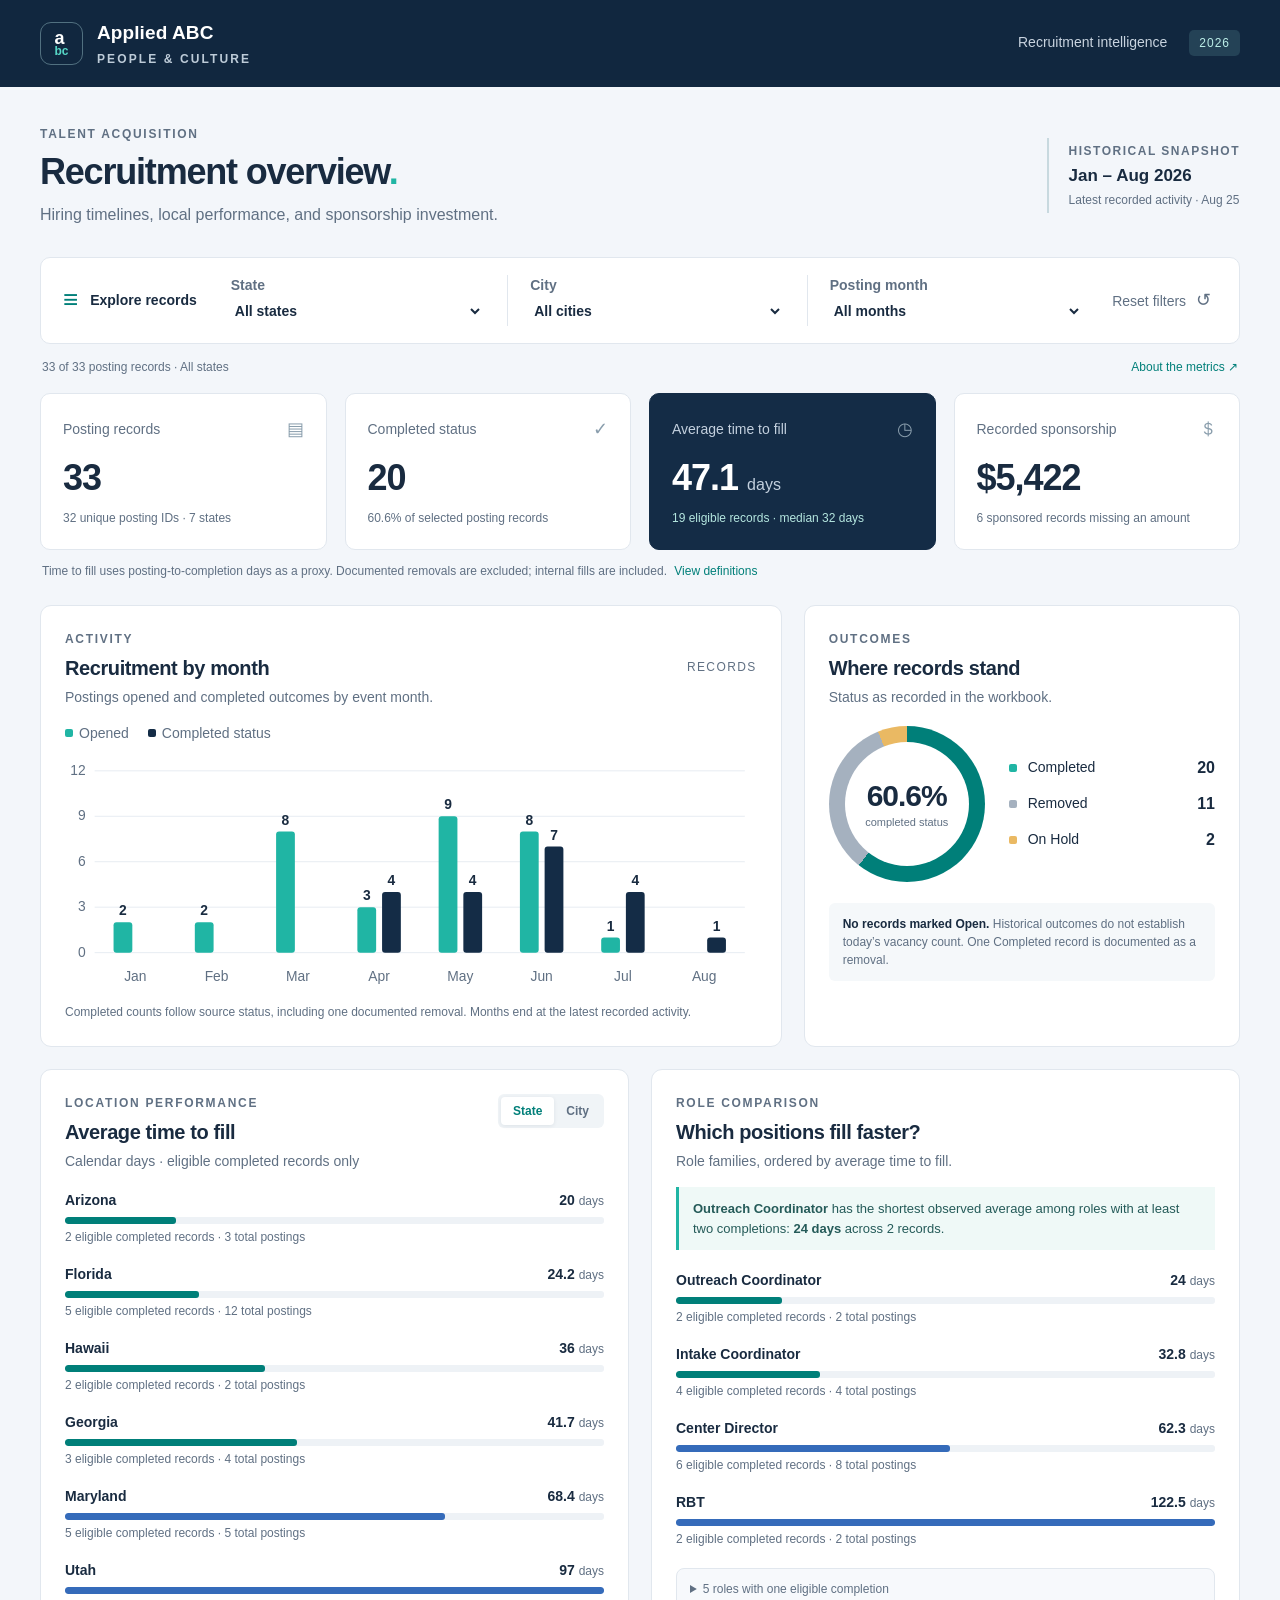
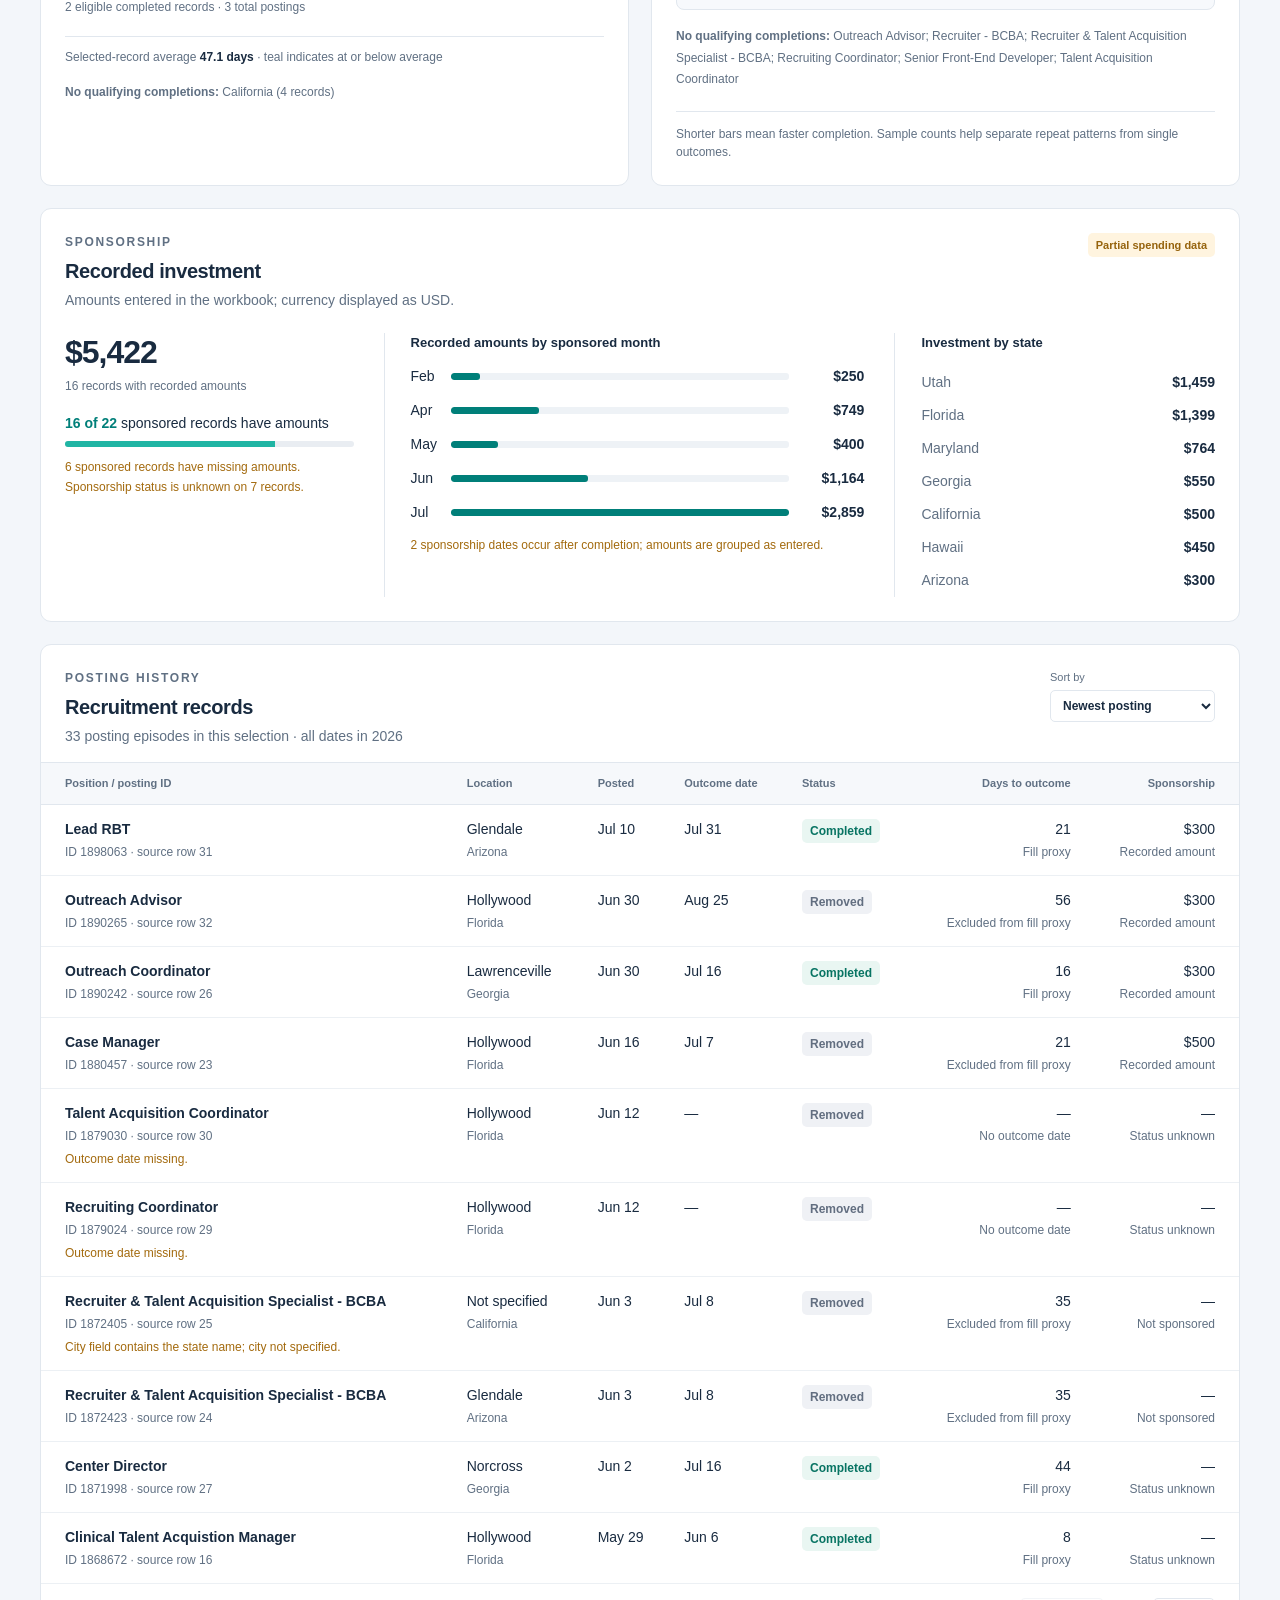
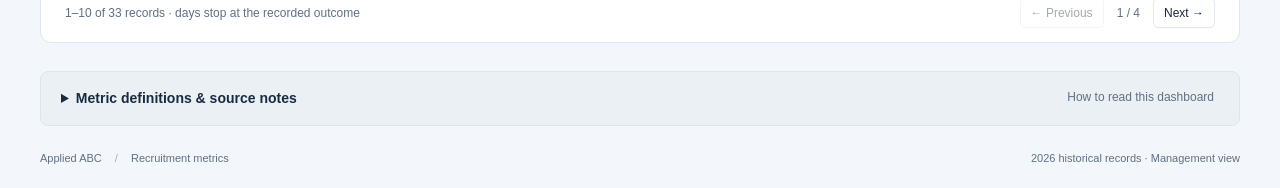
<file: index.html>
<!DOCTYPE html>
<html lang="en">
<head>
<meta charset="utf-8"><meta name="viewport" content="width=device-width, initial-scale=1">
<title>Recruitment Metrics | Applied ABC</title>
<meta name="description" content="2026 recruitment activity, time to fill by location and role, and recorded sponsorship spending.">
<link rel="icon" type="image/svg+xml" href="data:image/svg+xml,%3Csvg xmlns='http://www.w3.org/2000/svg' viewBox='0 0 32 32'%3E%3Crect width='32' height='32' rx='8' fill='%2313253d'/%3E%3Cpath d='M7 23V16h4v7zm7 0V10h4v13zm7 0V6h4v17z' fill='%2324c6b2'/%3E%3C/svg%3E">
<link rel="stylesheet" href="styles.css?v=20260918-1">
<script src="data.js?v=20260918-1" defer></script><script src="app.js?v=20260918-1" defer></script>
</head>
<body>
<header class="topbar"><div class="top-inner"><a class="brand" href="#"><span class="brand-icon" aria-hidden="true">a<span>bc</span></span><span>Applied ABC<span class="brand-sub">PEOPLE & CULTURE</span></span></a><div class="top-label">Recruitment intelligence <span class="year-badge">2026</span></div></div></header>
<main>
<p id="dashboard-status" class="dashboard-status" role="status">Loading recruitment metrics…</p>
<noscript><p class="dashboard-status">Enable JavaScript to use the filters and view the charts.</p></noscript>
<section class="page-heading"><div><p class="eyebrow">TALENT ACQUISITION</p><h1>Recruitment overview<span>.</span></h1><p class="subtitle">Hiring timelines, local performance, and sponsorship investment.</p></div><div class="snapshot"><span class="snapshot-label">HISTORICAL SNAPSHOT</span><strong>Jan – Aug 2026</strong><span>Latest recorded activity · Aug 25</span></div></section>
<section class="filters" aria-label="Dashboard filters"><div class="filter-caption"><span class="filter-icon" aria-hidden="true">≡</span><strong>Explore records</strong></div><label>State<select id="state"><option value="">All states</option></select></label><label>City<select id="city"><option value="">All cities</option></select></label><label>Posting month<select id="month"><option value="">All months</option></select></label><button id="reset" class="reset">Reset filters <span aria-hidden="true">↺</span></button></section>
<div class="scope-line"><span id="scope" aria-live="polite">33 posting records across 7 states</span><a href="#methodology">About the metrics <span aria-hidden="true">↗</span></a></div>
<section class="kpis" aria-label="Key recruitment metrics" id="kpis"></section>
<div class="metric-note">Time to fill uses posting-to-completion days as a proxy. Documented removals are excluded; internal fills are included. <a href="#methodology">View definitions</a></div>
<section class="grid primary-grid"><article class="panel"><div class="panel-heading"><div><p class="eyebrow">ACTIVITY</p><h2>Recruitment by month</h2><p>Postings opened and completed outcomes by event month.</p></div><span class="unit">RECORDS</span></div><div class="legend"><span><i class="key teal"></i>Opened</span><span><i class="key navy"></i>Completed status</span></div><div id="monthly" class="chart-container"></div></article><article class="panel outcome-panel"><div class="panel-heading"><div><p class="eyebrow">OUTCOMES</p><h2>Where records stand</h2><p>Status as recorded in the workbook.</p></div></div><div id="outcomes"></div></article></section>
<section class="grid secondary-grid"><article class="panel"><div class="panel-heading"><div><p class="eyebrow">LOCATION PERFORMANCE</p><h2>Average time to fill</h2><p>Calendar days · eligible completed records only</p></div><div class="segmented" role="group" aria-label="Location grouping"><button id="by-state" class="active" aria-pressed="true">State</button><button id="by-city" aria-pressed="false">City</button></div></div><div id="locations"></div></article><article class="panel"><div class="panel-heading"><div><p class="eyebrow">ROLE COMPARISON</p><h2>Which positions fill faster?</h2><p>Role families, ordered by average time to fill.</p></div></div><div id="role-insight" class="insight"></div><div id="roles"></div><p class="panel-footnote">Shorter bars mean faster completion. Sample counts help separate repeat patterns from single outcomes.</p></article></section>
<section class="panel spend-panel"><div class="panel-heading"><div><p class="eyebrow">SPONSORSHIP</p><h2>Recorded investment</h2><p>Amounts entered in the workbook; currency displayed as USD.</p></div><span class="badge amber">Partial spending data</span></div><div class="spend-layout"><div id="spend-summary"></div><div class="spend-chart"><h3>Recorded amounts by sponsored month</h3><div id="spend-monthly"></div></div><div class="spend-locations"><h3>Investment by state</h3><div id="spend-states"></div></div></div></section>
<section class="panel records-panel"><div class="panel-heading"><div><p class="eyebrow">POSTING HISTORY</p><h2>Recruitment records</h2><p id="record-caption">Each row represents a posting episode.</p></div><label class="compact-select">Sort by<select id="sort"><option value="posted-desc">Newest posting</option><option value="days-desc">Longest duration</option><option value="days-asc">Shortest duration</option><option value="amount-desc">Highest sponsorship</option></select></label></div><div class="table-wrap"><table><thead><tr><th>Position / posting ID</th><th>Location</th><th>Posted</th><th>Outcome date</th><th>Status</th><th class="numeric">Days to outcome</th><th class="numeric">Sponsorship</th></tr></thead><tbody id="records"></tbody></table></div><div class="table-footer" id="table-footer"></div></section>
<section id="methodology" class="methodology"><details><summary>Metric definitions & source notes <span>How to read this dashboard</span></summary><div class="definitions"><div><h3>Time to fill</h3><p>Calendar days from Posting Date to the recorded completion date for Completed rows with valid dates. One Completed row explicitly documented as a removed posting (ID 1740559) is excluded. This is a completion-based proxy, not verified offer acceptance; internal role coverage is included. Candidate start dates are not used.</p></div><div><h3>Records & monthly filters</h3><p>Each worksheet row is a posting episode, not a unique hire. The file contains 33 records and 32 unique posting IDs; ID 1835245 has two distinct posting dates and both are retained. Posting-month filters select a cohort; monthly charts then show that cohort’s posting, completion, or sponsorship events in their actual months.</p></div><div><h3>Sponsorship amounts</h3><p>Only numeric amounts and parsable currency entries are summed. Blank or N/A amounts are not assumed to be zero. Six of 22 sponsored records lack amounts, and seven records have no sponsorship status. Recorded amounts are not independently verified expenses. Two sponsorship dates occur after completion and are retained as entered.</p></div><div><h3>Role & location comparisons</h3><p>Center Director variants, Intake Coordinator variants, Case Manager variants, and RBT / Registered Behavior Technician are grouped into role families. Lead RBT stays separate. Comparisons show eligible sample counts; one-record results offer limited evidence. A city entered as “California” is shown as “Not specified.”</p></div><div><h3>Historical status</h3><p>No records are marked Open. Two are On Hold, and 11 are Removed. Days to outcome ends at the recorded completion, removal, or hold date; it is not current open age. Two Removed records have no outcome date. The workbook does not provide a current active-opening inventory.</p></div><div><h3>Source</h3><p>Historical Recruitmet Records 2026.xlsx · Recruitment · rows 3–35. Latest recorded activity: August 25, 2026. Prepared September 17, 2026. This is a fixed snapshot and does not automatically refresh from Excel. Personal candidate and recruiter details are omitted.</p></div></div><div id="quality-notes"></div></details></section>
<footer><span>Applied ABC <b>/</b> Recruitment metrics</span><span>2026 historical records · Management view</span></footer>
</main>
</body></html>
</file>
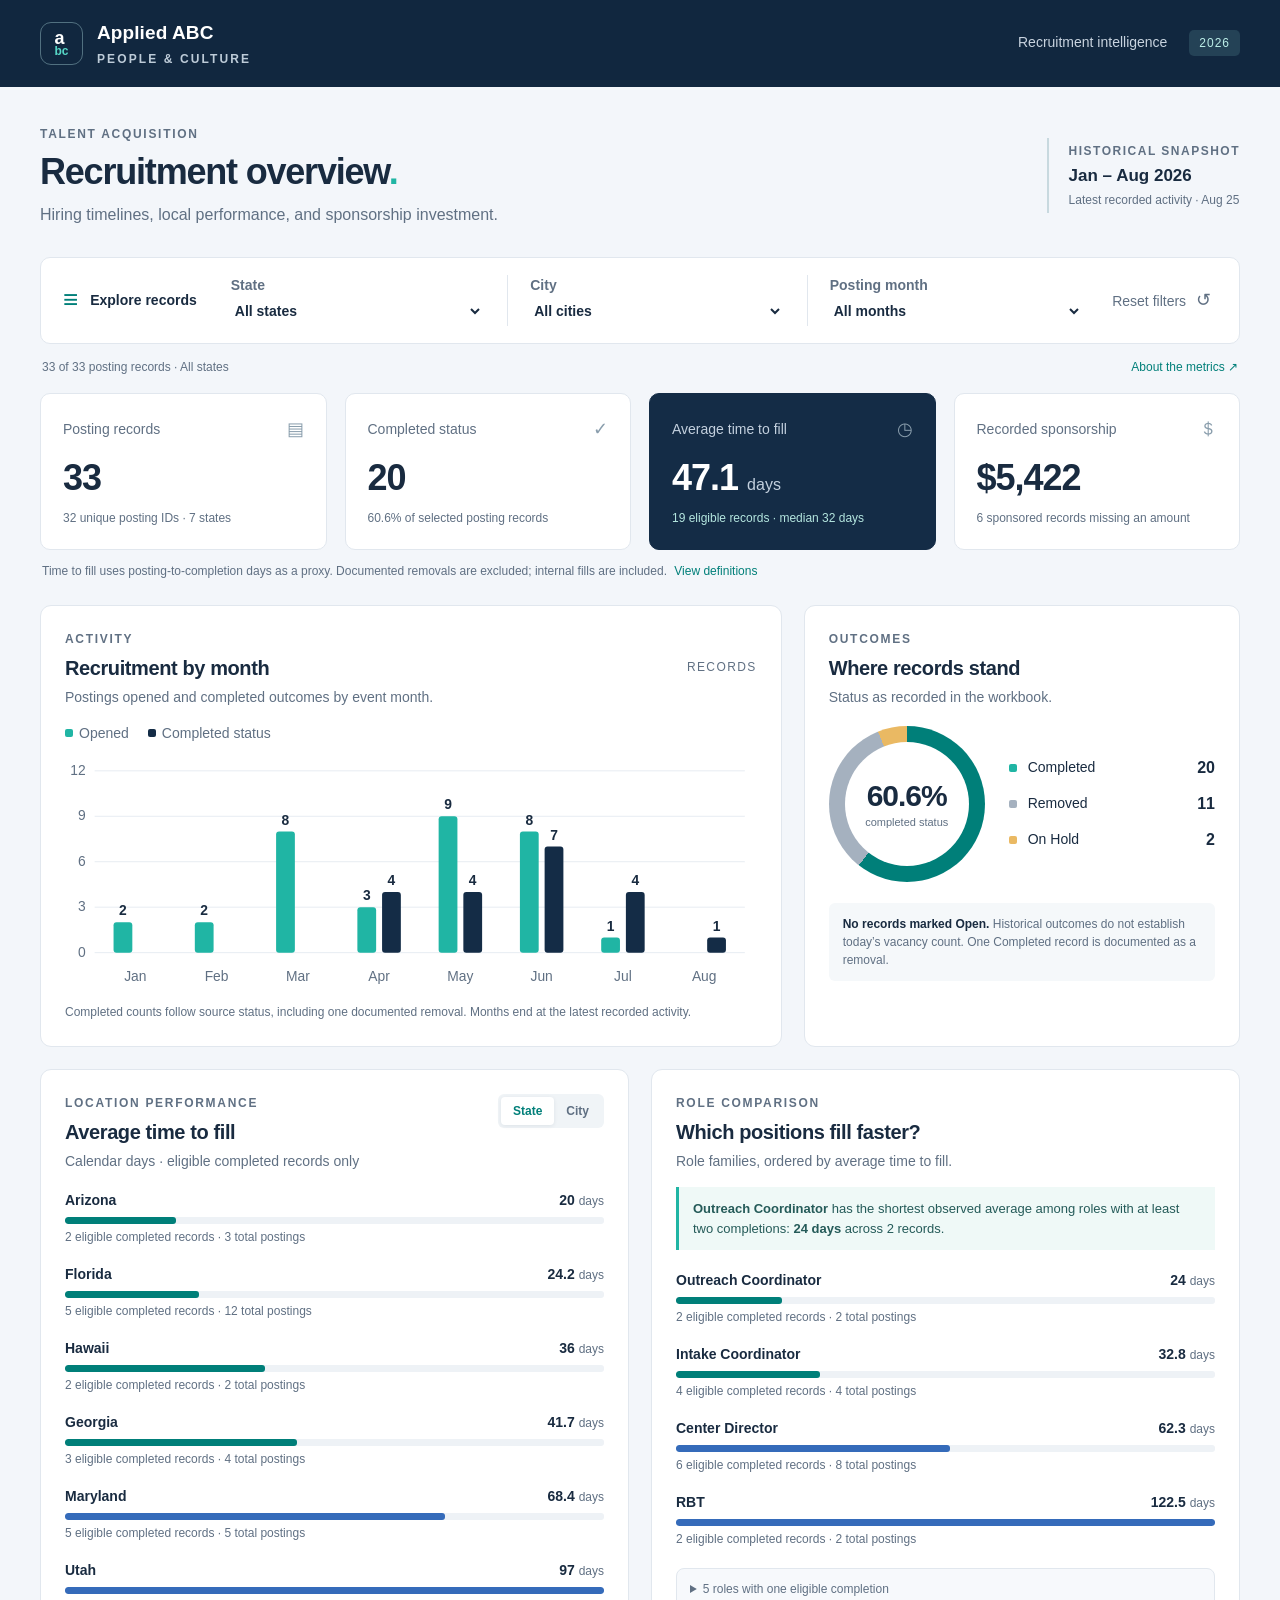
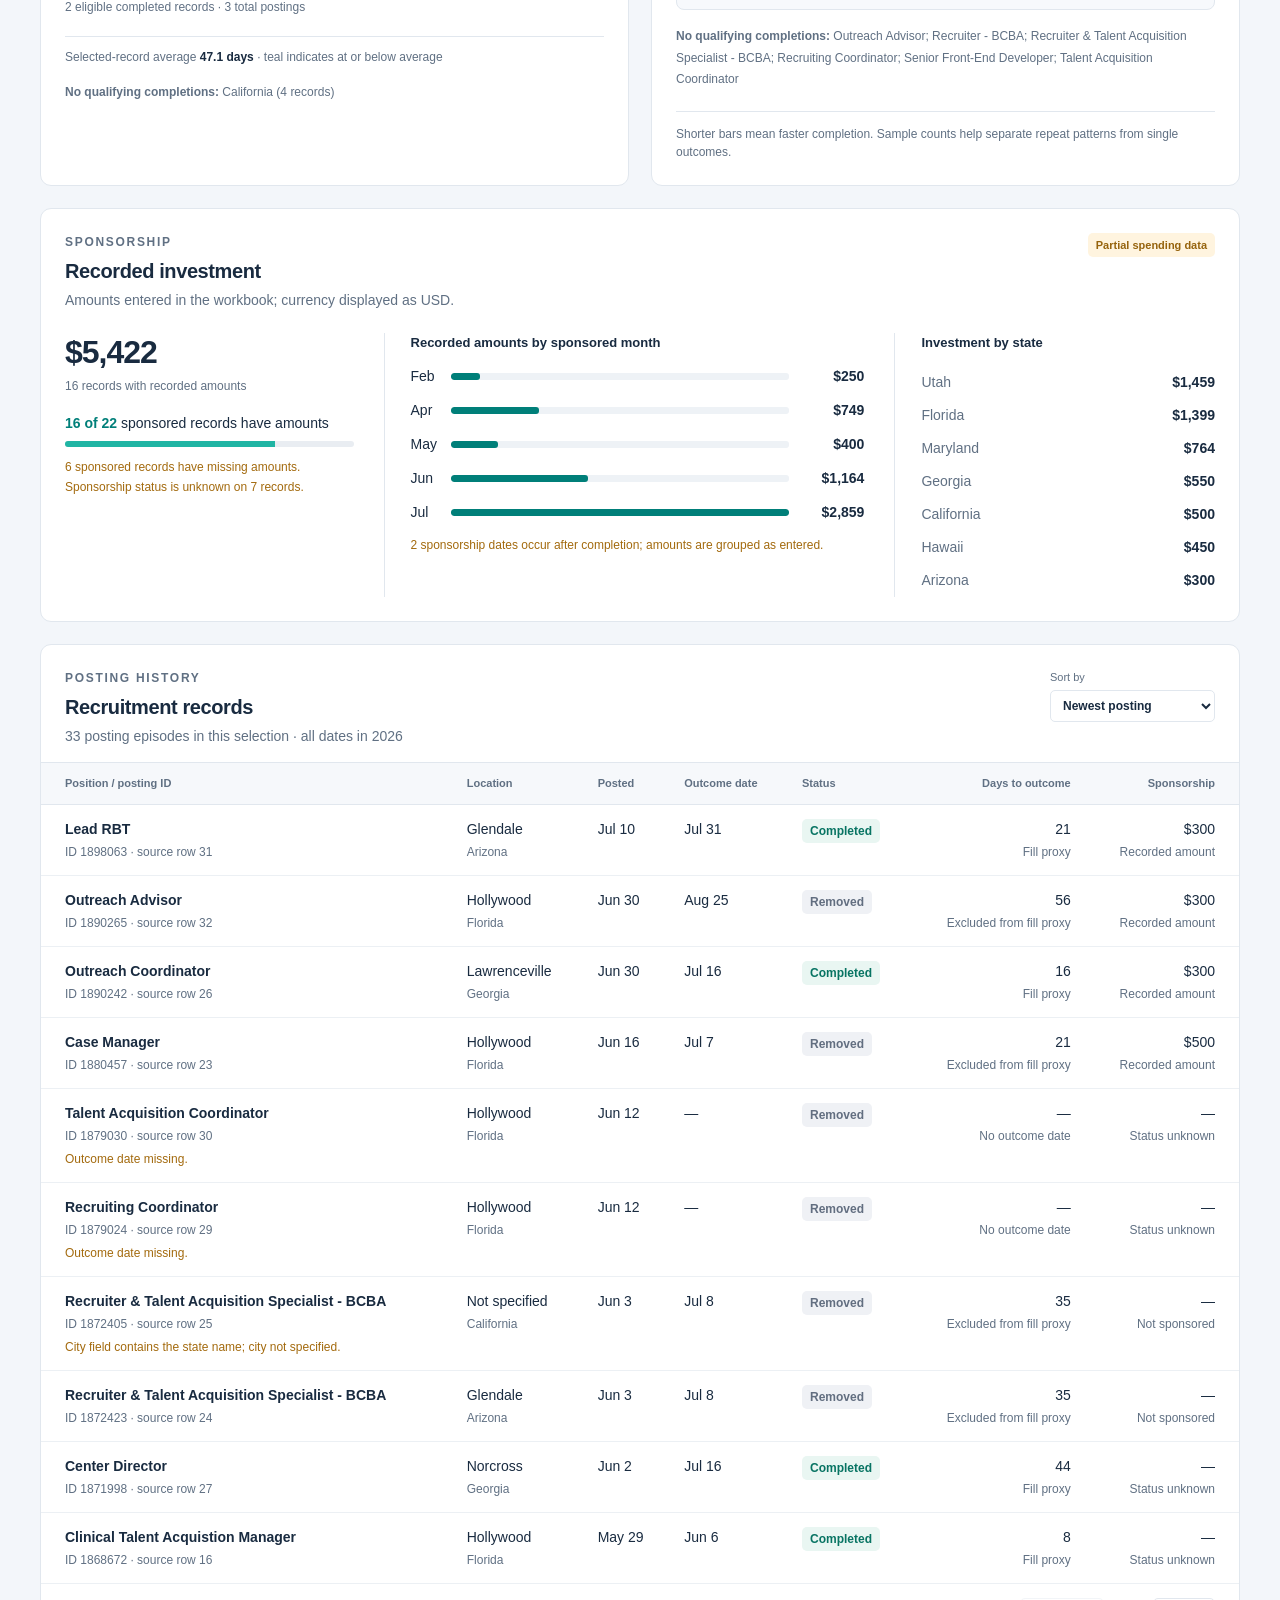
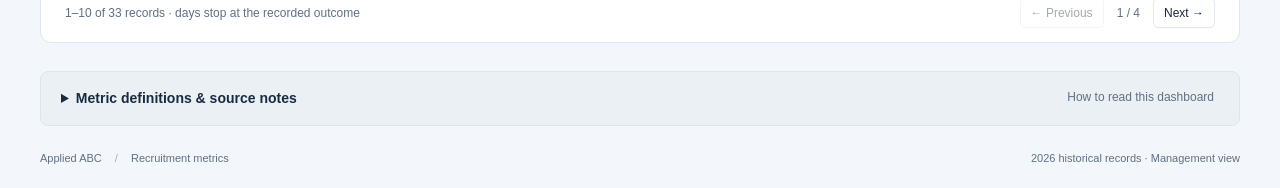
<file: Recruitment Metrics 2026.html>
<!DOCTYPE html>
<html lang="en">
<head>
<meta charset="utf-8"><meta name="viewport" content="width=device-width, initial-scale=1">
<title>Recruitment Metrics | Applied ABC</title>
<meta name="description" content="2026 recruitment activity, time to fill by location and role, and recorded sponsorship spending.">
<link rel="icon" type="image/svg+xml" href="data:image/svg+xml,%3Csvg xmlns='http://www.w3.org/2000/svg' viewBox='0 0 32 32'%3E%3Crect width='32' height='32' rx='8' fill='%2313253d'/%3E%3Cpath d='M7 23V16h4v7zm7 0V10h4v13zm7 0V6h4v17z' fill='%2324c6b2'/%3E%3C/svg%3E">
<style>@charset "UTF-8";
:root{--navy:#142c46;--ink:#192b40;--muted:#607083;--teal:#007f79;--bright:#20b5a4;--blue:#356bba;--line:#e1e7ee;--bg:#f3f6fa;--amber:#a36a0e;--white:#fff;font-family:"Segoe UI",Arial,sans-serif;color:var(--ink);font-size:16px;line-height:1.5;font-synthesis:none}
*{box-sizing:border-box}body{margin:0;background:var(--bg)}button,select{font:inherit}button,a,select,summary{-webkit-tap-highlight-color:transparent}button,select{cursor:pointer}button:focus-visible,a:focus-visible,select:focus-visible,summary:focus-visible{outline:3px solid #3b93cb;outline-offset:3px}a{color:var(--teal);text-decoration:none}a:hover{text-decoration:underline}.topbar{background:#11273f;color:white}.top-inner{max-width:1480px;margin:auto;padding:19px 40px;display:flex;align-items:center;justify-content:space-between}.brand{color:white;display:flex;align-items:center;gap:14px;font-size:19px;font-weight:650;letter-spacing:.1px}.brand:hover{text-decoration:none}.brand-icon{display:grid;place-content:center;font-weight:800;font-size:18px;border:1px solid #517080;width:43px;height:43px;border-radius:11px;line-height:.9}.brand-icon span{color:#57d7c7;font-size:12px}.brand-sub{display:block;font-size:10px;letter-spacing:2.1px;color:#bdcbd8;margin-top:2px}.top-label{font-size:14px;color:#c8d3df}.year-badge{display:inline-block;color:#bcefe8;background:#244256;padding:4px 10px;margin-left:18px;border-radius:5px;font-size:12px;letter-spacing:1px}
main{max-width:1480px;margin:auto;padding:38px 40px 18px}.page-heading{display:flex;justify-content:space-between;align-items:center;margin-bottom:30px;gap:24px}.eyebrow{font-size:11px;letter-spacing:1.7px;font-weight:750;color:var(--muted);margin:0 0 7px}h1{font-size:36px;line-height:1.2;letter-spacing:-1.2px;font-weight:700;margin:0 0 10px}h1 span{color:var(--bright)}.subtitle{margin:0;font-size:16px;color:var(--muted)}.snapshot{border-left:2px solid #c8d9df;padding:4px 0 4px 20px;display:flex;flex-direction:column;gap:3px;font-size:12px;color:var(--muted)}.snapshot strong{font-size:17px;color:var(--ink);font-weight:650}.snapshot-label{font-size:10px;letter-spacing:1.5px;font-weight:700}
.filters{display:flex;align-items:center;gap:24px;background:white;border:1px solid var(--line);border-radius:10px;padding:17px 22px}.filter-caption{display:flex;align-items:center;gap:12px;white-space:nowrap;font-size:14px;padding-right:10px}.filter-icon{transform:rotate(180deg);color:var(--teal);font-size:26px;line-height:1}.filters label{flex:1;font-size:12px;color:var(--muted);font-weight:650;min-width:0}select{width:100%;display:block;border:0;background:#fff;color:var(--ink);font-size:14px;padding:4px 20px 4px 0;min-height:30px;font-weight:600}.filters label+label{border-left:1px solid var(--line);padding-left:22px}.reset{margin-left:auto;background:none;border:0;font-size:13px;color:var(--muted);white-space:nowrap}.reset span{font-size:18px;margin-left:6px}.reset:hover{color:var(--teal)}.scope-line{display:flex;justify-content:space-between;margin:14px 2px 17px;font-size:12px;color:var(--muted);gap:16px}.scope-line a{font-size:12px}
.kpis{display:grid;grid-template-columns:repeat(4,1fr);gap:18px}.kpi{background:white;border:1px solid var(--line);padding:22px;border-radius:10px;position:relative;overflow:hidden}.kpi.featured{background:var(--navy);color:white;border-color:var(--navy)}.kpi-top{font-size:14px;color:var(--muted);display:flex;justify-content:space-between;align-items:center}.featured .kpi-top{color:#c3d0de}.kpi-symbol{font-size:18px;color:#899dac}.kpi-value{font-size:36px;font-weight:700;line-height:1.2;letter-spacing:-1px;margin:13px 0 10px;font-variant-numeric:tabular-nums}.kpi-value small{font-size:16px;font-weight:500;letter-spacing:0;color:#c3d0de}.kpi-desc{font-size:12px;color:var(--muted)}.featured .kpi-desc{color:#b4e6df}.metric-note{font-size:12px;color:var(--muted);margin:12px 2px 25px}.metric-note a{margin-left:4px}
.grid{display:grid;gap:22px;margin-bottom:22px}.primary-grid{grid-template-columns:minmax(0,1.7fr) minmax(0,1fr)}.secondary-grid{grid-template-columns:1fr 1fr}.panel{background:white;border:1px solid var(--line);border-radius:11px;min-width:0;padding:24px}.panel-heading{display:flex;justify-content:space-between;align-items:flex-start;gap:15px;margin-bottom:15px}.panel-heading h2{font-size:20px;line-height:1.3;letter-spacing:-.4px;margin:0;font-weight:650}.panel-heading p:not(.eyebrow){font-size:12px;color:var(--muted);margin:6px 0 0}.unit{font-size:10px;color:var(--muted);letter-spacing:1.4px;margin-top:28px}.legend{display:flex;gap:19px;font-size:12px;color:var(--muted);margin-bottom:12px}.legend span{display:flex;align-items:center;gap:6px}.key{display:inline-block;height:8px;width:8px;border-radius:2px;flex:none}.teal{background:var(--bright)}.navy{background:var(--navy)}.gray{background:#a5b1bf}.gold{background:#eab963}.chart-container svg{display:block;width:100%;height:auto}.chart-grid{stroke:#e7ecf2;stroke-width:1}.chart-text{font-family:inherit;font-size:12px;fill:var(--muted)}.chart-value{font-family:inherit;font-size:12px;font-weight:650;fill:var(--ink)}.outcome-top{display:flex;align-items:center;justify-content:center;gap:24px;margin:18px 0 21px}.donut{width:156px;height:156px;border-radius:50%;display:grid;place-items:center;flex:none}.donut-center{background:white;border-radius:50%;width:124px;height:124px;display:flex;flex-direction:column;align-items:center;justify-content:center}.donut-center strong{font-size:30px;line-height:1.2;letter-spacing:-1px}.donut-center span{font-size:11px;color:var(--muted)}.status-list{width:100%;display:flex;flex-direction:column;gap:12px}.status-row{display:grid;grid-template-columns:10px 1fr auto;align-items:center;gap:9px;font-size:14px}.status-row strong{font-size:16px}.status-row small{font-size:12px;color:var(--muted);margin-left:4px}.outcome-note{background:#f5f8fa;border-radius:6px;padding:12px 14px;font-size:12px;color:var(--muted)}.outcome-note b{color:var(--ink);font-weight:650}
.segmented{display:flex;background:#f0f4f7;padding:3px;border-radius:6px;flex:none}.segmented button{border:0;background:transparent;color:var(--muted);border-radius:4px;padding:5px 12px;font-size:12px;font-weight:600}.segmented button.active{background:white;color:var(--teal);box-shadow:0 1px 4px #10243a15}.bar-row{margin-top:18px}.bar-label{display:flex;justify-content:space-between;gap:15px;font-size:14px;margin-bottom:6px}.bar-label .label{font-weight:600;max-width:78%}.bar-label .value{font-variant-numeric:tabular-nums;white-space:nowrap;font-weight:650}.bar-label .value small{font-size:11px;font-weight:400;color:var(--muted)}.bar-track{height:7px;background:#eef2f6;border-radius:3px;overflow:hidden}.bar-fill{height:100%;background:var(--blue);border-radius:3px;min-width:2px}.bar-fill.faster{background:var(--teal)}.bar-meta{font-size:11px;color:var(--muted);margin:4px 0}.benchmark{border-top:1px solid var(--line);margin-top:20px;padding-top:11px;color:var(--muted);font-size:12px}.benchmark b{color:var(--ink)}.no-history{margin-top:16px;font-size:12px;color:var(--muted);line-height:1.8}.insight{border-left:3px solid var(--bright);background:#eff9f7;padding:12px 14px;margin:4px 0 20px;font-size:13px;color:#255b59}.insight strong{font-weight:700}.panel-footnote{font-size:11px;color:var(--muted);border-top:1px solid var(--line);padding-top:13px;margin:20px 0 0}
.spend-panel{margin-bottom:22px}.badge{font-size:11px;padding:4px 8px;border-radius:5px;white-space:nowrap;font-weight:600}.amber{background:#fff4df;color:#96630d}.spend-layout{display:grid;grid-template-columns:.9fr 1.5fr 1fr;gap:30px;margin-top:22px}.spend-layout h3{font-size:13px;font-weight:600;margin:0 0 14px}.spend-big{font-size:32px;font-weight:700;letter-spacing:-1px;line-height:1.2;margin-bottom:6px}.spend-detail{font-size:12px;color:var(--muted);margin:0 0 18px}.coverage{font-size:12px;margin-bottom:7px}.coverage strong{color:var(--teal)}.coverage-track{height:6px;border-radius:5px;background:#e9edf2;overflow:hidden}.coverage-track span{height:100%;display:block;background:var(--bright)}.spend-warning{font-size:12px;line-height:1.6;color:var(--amber);margin-top:11px}.spend-chart,.spend-locations{border-left:1px solid var(--line);padding-left:26px}.mini-row{display:flex;justify-content:space-between;padding:6px 0;font-size:13px;gap:12px}.mini-row span{color:var(--muted)}.mini-row strong{font-variant-numeric:tabular-nums;font-weight:600}.spend-month-row{display:grid;grid-template-columns:30px 1fr 55px;gap:10px;align-items:center;margin:13px 0;font-size:12px}.spend-month-row strong{text-align:right;font-weight:600}
.records-panel{padding-bottom:0}.compact-select{font-size:11px;color:var(--muted);min-width:165px}.compact-select select{font-size:12px;border:1px solid var(--line);border-radius:5px;padding:7px 8px;margin-top:4px}.table-wrap{overflow:auto;margin:0 -24px}table{border-collapse:collapse;width:100%;font-size:13px;min-width:940px}th{background:#f6f8fb;color:var(--muted);font-size:11px;font-weight:600;text-align:left;padding:12px 15px;white-space:nowrap;border-top:1px solid var(--line);border-bottom:1px solid var(--line)}td{padding:14px 15px;border-bottom:1px solid #ecf0f4;vertical-align:top}th:first-child,td:first-child{padding-left:24px}th:last-child,td:last-child{padding-right:24px}td strong{display:block;font-size:13px;font-weight:600}.cell-meta{display:block;font-size:11px;color:var(--muted);margin-top:3px}.numeric{text-align:right;font-variant-numeric:tabular-nums}.status{display:inline-block;font-size:11px;font-weight:600;padding:3px 8px;border-radius:5px;white-space:nowrap}.status.completed{background:#e9f6f2;color:#087463}.status.removed{background:#eff1f5;color:#626e80}.status.hold{background:#fff3dc;color:#9b690f}.flag{display:block;color:#a36a0e;font-size:11px;max-width:320px;margin-top:5px;line-height:1.5}.table-footer{color:var(--muted);font-size:12px;padding:14px 0}.empty{padding:35px 15px;text-align:center;color:var(--muted);font-size:14px}
.methodology{margin:28px 0 0}details{background:#ebf0f5;border:1px solid #dce4ed;border-radius:8px;padding:16px 20px}summary{cursor:pointer;font-size:14px;font-weight:600}summary span{float:right;font-size:12px;font-weight:400;color:var(--muted);margin-right:5px}.definitions{display:grid;grid-template-columns:repeat(3,1fr);gap:20px 30px;padding:20px 0 5px}.definitions h3{font-size:13px;margin:0 0 7px}.definitions p{font-size:12px;color:var(--muted);margin:0;line-height:1.7}footer{display:flex;justify-content:space-between;padding:24px 0 4px;font-size:11px;color:var(--muted);gap:15px}footer b{font-weight:400;margin:0 10px;color:#a4aeb9}
@media(min-width:1600px){.chart-container{max-width:880px}.primary-grid .panel{min-height:350px}}@media(max-width:1100px){main{padding:28px 24px}.top-inner{padding:17px 24px}.filters{gap:14px;padding:15px}.filter-caption{display:none}.kpis{gap:12px}.kpi{padding:18px}.kpi-value{font-size:30px}.primary-grid{grid-template-columns:1.5fr 1fr}.outcome-top{flex-direction:column;gap:18px}.donut{width:130px;height:130px}.donut-center{width:103px;height:103px}.spend-layout{gap:20px;grid-template-columns:.8fr 1.1fr 1fr}.spend-chart,.spend-locations{padding-left:18px}}@media(max-width:760px){main{padding:24px 16px}.top-inner{padding:14px 16px}.top-label{font-size:0}.year-badge{font-size:12px;margin-left:0}.brand{font-size:16px}.brand-sub{font-size:9px}h1{font-size:29px}.page-heading{align-items:flex-start;margin-bottom:24px}.snapshot{display:none}.subtitle{font-size:14px}.filters{display:grid;grid-template-columns:1fr 1fr;gap:12px 18px}.filters label+label{border:0;padding-left:0}.filters .reset{margin:18px 0 0;text-align:right;align-self:center}.kpis{grid-template-columns:1fr 1fr}.kpi-value{font-size:31px}.kpi-top{font-size:13px}.kpi-desc{font-size:11px}.primary-grid,.secondary-grid{grid-template-columns:1fr}.panel{padding:20px}.panel-heading h2{font-size:19px}.outcome-top{flex-direction:row;gap:30px;max-width:440px;margin:20px auto}.spend-layout{grid-template-columns:1fr 1fr}.spend-locations{grid-column:1/-1;border-left:0;padding:18px 0 0;border-top:1px solid var(--line)}.definitions{grid-template-columns:1fr 1fr}.table-wrap{margin:0 -20px}summary span{display:none}footer{flex-direction:column;gap:4px}.metric-note{font-size:11px}.scope-line{font-size:11px}.scope-line a{font-size:11px}}@media(max-width:420px){.kpi{padding:15px}.kpi-value{font-size:28px}.kpi-top{font-size:12px}.kpi-symbol{display:none}.kpi-desc{font-size:10px}.definitions{grid-template-columns:1fr}.spend-layout{grid-template-columns:1fr}.spend-chart{border:0;padding:15px 0 0}.outcome-top{gap:19px}.segmented button{padding:5px 9px}.panel-heading{gap:8px}.compact-select{min-width:128px}.unit{display:none}}
.chart-caption{font-size:11px;color:var(--muted);line-height:1.6;margin-top:8px}.single-results{padding:11px 13px;margin-top:20px;background:#f7f9fc;border:1px solid var(--line)}.single-results summary{font-size:12px;color:var(--muted);font-weight:500}.single-results .bar-row{margin-top:13px}.table-footer{display:flex;align-items:center;justify-content:space-between;gap:15px}.pagination{display:flex;align-items:center;gap:13px;white-space:nowrap}.pagination button{border:1px solid var(--line);background:white;border-radius:5px;font-size:12px;padding:5px 10px;color:var(--ink)}.pagination button:disabled{opacity:.4;cursor:default}select,.filters label,.reset{font-size:14px}.definitions p{font-size:14px}.brand-sub,.snapshot-label{font-size:12px}.table-wrap table{font-size:14px}.table-wrap td strong{font-size:14px}.cell-meta,.flag,.kpi-desc,.kpi .kpi-desc,.bar-meta,.chart-caption,.panel-footnote,.metric-note,.spend-detail,.spend-warning{font-size:12px}.status,.status.completed,.status.removed,.status.hold{font-size:12px}.mini-row,.coverage,.panel-heading p:not(.eyebrow),.legend{font-size:14px}.eyebrow,.unit{font-size:12px}.bar-label .value small{font-size:12px}.no-history{font-size:12px}.filters .reset{font-size:14px}.kpi-top,.kpi .kpi-top{font-size:14px}.spend-month-row{grid-template-columns:30px 1fr 65px;font-size:14px}.chart-text,.chart-value{font-size:14px}@media(max-width:760px){.table-footer{align-items:flex-start;flex-direction:column}.kpi-value{font-size:28px}.scope-line{flex-wrap:wrap}.spend-layout{gap:18px}.panel-heading{flex-wrap:wrap}}@media print{body{background:white}.filters,.reset,.compact-select{display:none}.topbar{print-color-adjust:exact}.panel,.kpi{break-inside:avoid}.records-panel{break-inside:auto}.table-wrap{overflow:visible}main{padding:20px 0}.methodology details{display:block}footer{color:#555}}
</style>

</head>
<body>
<header class="topbar"><div class="top-inner"><a class="brand" href="#"><span class="brand-icon" aria-hidden="true">a<span>bc</span></span><span>Applied ABC<span class="brand-sub">PEOPLE & CULTURE</span></span></a><div class="top-label">Recruitment intelligence <span class="year-badge">2026</span></div></div></header>
<main>
<p id="dashboard-status" class="dashboard-status" role="status">Loading recruitment metrics…</p>
<noscript><p class="dashboard-status">Enable JavaScript to use the filters and view the charts.</p></noscript>
<section class="page-heading"><div><p class="eyebrow">TALENT ACQUISITION</p><h1>Recruitment overview<span>.</span></h1><p class="subtitle">Hiring timelines, local performance, and sponsorship investment.</p></div><div class="snapshot"><span class="snapshot-label">HISTORICAL SNAPSHOT</span><strong>Jan – Aug 2026</strong><span>Latest recorded activity · Aug 25</span></div></section>
<section class="filters" aria-label="Dashboard filters"><div class="filter-caption"><span class="filter-icon" aria-hidden="true">≡</span><strong>Explore records</strong></div><label>State<select id="state"><option value="">All states</option></select></label><label>City<select id="city"><option value="">All cities</option></select></label><label>Posting month<select id="month"><option value="">All months</option></select></label><button id="reset" class="reset">Reset filters <span aria-hidden="true">↺</span></button></section>
<div class="scope-line"><span id="scope" aria-live="polite">33 posting records across 7 states</span><a href="#methodology">About the metrics <span aria-hidden="true">↗</span></a></div>
<section class="kpis" aria-label="Key recruitment metrics" id="kpis"></section>
<div class="metric-note">Time to fill uses posting-to-completion days as a proxy. Documented removals are excluded; internal fills are included. <a href="#methodology">View definitions</a></div>
<section class="grid primary-grid"><article class="panel"><div class="panel-heading"><div><p class="eyebrow">ACTIVITY</p><h2>Recruitment by month</h2><p>Postings opened and completed outcomes by event month.</p></div><span class="unit">RECORDS</span></div><div class="legend"><span><i class="key teal"></i>Opened</span><span><i class="key navy"></i>Completed status</span></div><div id="monthly" class="chart-container"></div></article><article class="panel outcome-panel"><div class="panel-heading"><div><p class="eyebrow">OUTCOMES</p><h2>Where records stand</h2><p>Status as recorded in the workbook.</p></div></div><div id="outcomes"></div></article></section>
<section class="grid secondary-grid"><article class="panel"><div class="panel-heading"><div><p class="eyebrow">LOCATION PERFORMANCE</p><h2>Average time to fill</h2><p>Calendar days · eligible completed records only</p></div><div class="segmented" role="group" aria-label="Location grouping"><button id="by-state" class="active" aria-pressed="true">State</button><button id="by-city" aria-pressed="false">City</button></div></div><div id="locations"></div></article><article class="panel"><div class="panel-heading"><div><p class="eyebrow">ROLE COMPARISON</p><h2>Which positions fill faster?</h2><p>Role families, ordered by average time to fill.</p></div></div><div id="role-insight" class="insight"></div><div id="roles"></div><p class="panel-footnote">Shorter bars mean faster completion. Sample counts help separate repeat patterns from single outcomes.</p></article></section>
<section class="panel spend-panel"><div class="panel-heading"><div><p class="eyebrow">SPONSORSHIP</p><h2>Recorded investment</h2><p>Amounts entered in the workbook; currency displayed as USD.</p></div><span class="badge amber">Partial spending data</span></div><div class="spend-layout"><div id="spend-summary"></div><div class="spend-chart"><h3>Recorded amounts by sponsored month</h3><div id="spend-monthly"></div></div><div class="spend-locations"><h3>Investment by state</h3><div id="spend-states"></div></div></div></section>
<section class="panel records-panel"><div class="panel-heading"><div><p class="eyebrow">POSTING HISTORY</p><h2>Recruitment records</h2><p id="record-caption">Each row represents a posting episode.</p></div><label class="compact-select">Sort by<select id="sort"><option value="posted-desc">Newest posting</option><option value="days-desc">Longest duration</option><option value="days-asc">Shortest duration</option><option value="amount-desc">Highest sponsorship</option></select></label></div><div class="table-wrap"><table><thead><tr><th>Position / posting ID</th><th>Location</th><th>Posted</th><th>Outcome date</th><th>Status</th><th class="numeric">Days to outcome</th><th class="numeric">Sponsorship</th></tr></thead><tbody id="records"></tbody></table></div><div class="table-footer" id="table-footer"></div></section>
<section id="methodology" class="methodology"><details><summary>Metric definitions & source notes <span>How to read this dashboard</span></summary><div class="definitions"><div><h3>Time to fill</h3><p>Calendar days from Posting Date to the recorded completion date for Completed rows with valid dates. One Completed row explicitly documented as a removed posting (ID 1740559) is excluded. This is a completion-based proxy, not verified offer acceptance; internal role coverage is included. Candidate start dates are not used.</p></div><div><h3>Records & monthly filters</h3><p>Each worksheet row is a posting episode, not a unique hire. The file contains 33 records and 32 unique posting IDs; ID 1835245 has two distinct posting dates and both are retained. Posting-month filters select a cohort; monthly charts then show that cohort’s posting, completion, or sponsorship events in their actual months.</p></div><div><h3>Sponsorship amounts</h3><p>Only numeric amounts and parsable currency entries are summed. Blank or N/A amounts are not assumed to be zero. Six of 22 sponsored records lack amounts, and seven records have no sponsorship status. Recorded amounts are not independently verified expenses. Two sponsorship dates occur after completion and are retained as entered.</p></div><div><h3>Role & location comparisons</h3><p>Center Director variants, Intake Coordinator variants, Case Manager variants, and RBT / Registered Behavior Technician are grouped into role families. Lead RBT stays separate. Comparisons show eligible sample counts; one-record results offer limited evidence. A city entered as “California” is shown as “Not specified.”</p></div><div><h3>Historical status</h3><p>No records are marked Open. Two are On Hold, and 11 are Removed. Days to outcome ends at the recorded completion, removal, or hold date; it is not current open age. Two Removed records have no outcome date. The workbook does not provide a current active-opening inventory.</p></div><div><h3>Source</h3><p>Historical Recruitmet Records 2026.xlsx · Recruitment · rows 3–35. Latest recorded activity: August 25, 2026. Prepared September 17, 2026. This is a fixed snapshot and does not automatically refresh from Excel. Personal candidate and recruiter details are omitted.</p></div></div><div id="quality-notes"></div></details></section>
<footer><span>Applied ABC <b>/</b> Recruitment metrics</span><span>2026 historical records · Management view</span></footer>
</main>
<script>window.RECRUITMENT_DATA = {
  "source": "Historical Recruitmet Records 2026.xlsx",
  "sheet": "Recruitment",
  "sourceRange": "A3:O35",
  "prepared": "2026-09-17",
  "latestActivity": "2026-08-25",
  "records": [
    {
      "record": 1,
      "sourceRow": 3,
      "jobId": "1710729",
      "title": "Center Director - BCBA",
      "family": "Center Director",
      "city": "Pikesville",
      "state": "Maryland",
      "posted": "2026-02-04",
      "sponsoredDate": null,
      "sponsored": "Yes",
      "amount": null,
      "status": "Completed",
      "outcome": "2026-04-14",
      "days": 69,
      "eligible": true,
      "conflict": false,
      "flags": [
        "Sponsorship amount missing."
      ]
    },
    {
      "record": 2,
      "sourceRow": 4,
      "jobId": "1742365",
      "title": "Center Director",
      "family": "Center Director",
      "city": "Pikesville",
      "state": "Maryland",
      "posted": "2026-03-19",
      "sponsoredDate": null,
      "sponsored": "Yes",
      "amount": null,
      "status": "Completed",
      "outcome": "2026-04-14",
      "days": 26,
      "eligible": true,
      "conflict": false,
      "flags": [
        "Sponsorship amount missing."
      ]
    },
    {
      "record": 3,
      "sourceRow": 5,
      "jobId": "1742389",
      "title": "Case Manager - Admin",
      "family": "Case Manager",
      "city": "Pikesville",
      "state": "Maryland",
      "posted": "2026-03-19",
      "sponsoredDate": null,
      "sponsored": "Yes",
      "amount": null,
      "status": "Completed",
      "outcome": "2026-04-14",
      "days": 26,
      "eligible": true,
      "conflict": false,
      "flags": [
        "Sponsorship amount missing."
      ]
    },
    {
      "record": 4,
      "sourceRow": 6,
      "jobId": "1740559",
      "title": "Recruiter - BCBA",
      "family": "Recruiter - BCBA",
      "city": "Hollywood",
      "state": "Florida",
      "posted": "2026-03-17",
      "sponsoredDate": "2026-04-22",
      "sponsored": "Yes",
      "amount": 249.0,
      "status": "Completed",
      "outcome": "2026-04-24",
      "days": 38,
      "eligible": false,
      "conflict": true,
      "flags": [
        "Completed status; note says posting removed. Excluded from time to fill."
      ]
    },
    {
      "record": 5,
      "sourceRow": 7,
      "jobId": "1694443",
      "title": "Case Manager",
      "family": "Case Manager",
      "city": "Santa Ana",
      "state": "California",
      "posted": "2026-01-13",
      "sponsoredDate": "2026-02-03",
      "sponsored": "Yes",
      "amount": 250.0,
      "status": "Removed",
      "outcome": "2026-04-28",
      "days": 105,
      "eligible": false,
      "conflict": false,
      "flags": []
    },
    {
      "record": 6,
      "sourceRow": 8,
      "jobId": "1769005",
      "title": "Intake Coordinator",
      "family": "Intake Coordinator",
      "city": "Glendale",
      "state": "Arizona",
      "posted": "2026-04-16",
      "sponsoredDate": "2026-04-16",
      "sponsored": "Yes",
      "amount": null,
      "status": "Completed",
      "outcome": "2026-05-05",
      "days": 19,
      "eligible": true,
      "conflict": false,
      "flags": [
        "Sponsorship amount missing."
      ]
    },
    {
      "record": 7,
      "sourceRow": 9,
      "jobId": "1835245",
      "title": "Intake Coordinator",
      "family": "Intake Coordinator",
      "city": "Hollywood",
      "state": "Florida",
      "posted": "2026-04-17",
      "sponsoredDate": "2026-04-17",
      "sponsored": "Yes",
      "amount": null,
      "status": "Completed",
      "outcome": "2026-05-05",
      "days": 18,
      "eligible": true,
      "conflict": false,
      "flags": [
        "Sponsorship amount missing."
      ]
    },
    {
      "record": 8,
      "sourceRow": 10,
      "jobId": "1742500",
      "title": "Case Manager - Admin",
      "family": "Case Manager",
      "city": "American Fork",
      "state": "Utah",
      "posted": "2026-03-19",
      "sponsoredDate": "2026-04-14",
      "sponsored": "Yes",
      "amount": null,
      "status": "Removed",
      "outcome": "2026-05-13",
      "days": 55,
      "eligible": false,
      "conflict": false,
      "flags": [
        "Sponsorship amount missing."
      ]
    },
    {
      "record": 9,
      "sourceRow": 11,
      "jobId": "1694457",
      "title": "Center Director",
      "family": "Center Director",
      "city": "Santa Ana",
      "state": "California",
      "posted": "2026-01-13",
      "sponsoredDate": "2026-04-14",
      "sponsored": "Yes",
      "amount": 250.0,
      "status": "Removed",
      "outcome": "2026-05-14",
      "days": 121,
      "eligible": false,
      "conflict": false,
      "flags": []
    },
    {
      "record": 10,
      "sourceRow": 12,
      "jobId": "1730295",
      "title": "Clinical Center Director",
      "family": "Center Director",
      "city": "Irvine",
      "state": "California",
      "posted": "2026-03-02",
      "sponsoredDate": null,
      "sponsored": "No",
      "amount": null,
      "status": "Removed",
      "outcome": "2026-05-14",
      "days": 73,
      "eligible": false,
      "conflict": false,
      "flags": []
    },
    {
      "record": 11,
      "sourceRow": 13,
      "jobId": "1857328",
      "title": "Case Manager - Admin",
      "family": "Case Manager",
      "city": "Stone Mountain",
      "state": "Georgia",
      "posted": "2026-05-13",
      "sponsoredDate": "2026-05-14",
      "sponsored": "Yes",
      "amount": 250.0,
      "status": "On Hold",
      "outcome": "2026-05-27",
      "days": 14,
      "eligible": false,
      "conflict": false,
      "flags": []
    },
    {
      "record": 12,
      "sourceRow": 14,
      "jobId": "1749919",
      "title": "Intake Coordinator (ABA)",
      "family": "Intake Coordinator",
      "city": "Honolulu",
      "state": "Hawaii",
      "posted": "2026-03-31",
      "sponsoredDate": "2026-04-06",
      "sponsored": "Yes",
      "amount": 250.0,
      "status": "Completed",
      "outcome": "2026-05-27",
      "days": 57,
      "eligible": true,
      "conflict": false,
      "flags": []
    },
    {
      "record": 13,
      "sourceRow": 15,
      "jobId": "1427197",
      "title": "Outreach Coordinator",
      "family": "Outreach Coordinator",
      "city": "Hollywood",
      "state": "Florida",
      "posted": "2026-04-27",
      "sponsoredDate": null,
      "sponsored": "No",
      "amount": null,
      "status": "Completed",
      "outcome": "2026-05-29",
      "days": 32,
      "eligible": true,
      "conflict": false,
      "flags": []
    },
    {
      "record": 14,
      "sourceRow": 16,
      "jobId": "1868672",
      "title": "Clinical Talent Acquistion Manager",
      "family": "Clinical Talent Acquisition Manager",
      "city": "Hollywood",
      "state": "Florida",
      "posted": "2026-05-29",
      "sponsoredDate": null,
      "sponsored": "Unknown",
      "amount": null,
      "status": "Completed",
      "outcome": "2026-06-06",
      "days": 8,
      "eligible": true,
      "conflict": false,
      "flags": []
    },
    {
      "record": 15,
      "sourceRow": 17,
      "jobId": "1844688",
      "title": "Account Executive",
      "family": "Account Executive",
      "city": "Hollywood",
      "state": "Florida",
      "posted": "2026-05-13",
      "sponsoredDate": "2026-05-13",
      "sponsored": "Yes",
      "amount": 150.0,
      "status": "Completed",
      "outcome": "2026-06-08",
      "days": 26,
      "eligible": true,
      "conflict": false,
      "flags": []
    },
    {
      "record": 16,
      "sourceRow": 18,
      "jobId": "1865757",
      "title": "HR Coordinator",
      "family": "HR Coordinator",
      "city": "Hollywood",
      "state": "Florida",
      "posted": "2026-05-25",
      "sponsoredDate": "2026-06-05",
      "sponsored": "Yes",
      "amount": 200.0,
      "status": "Removed",
      "outcome": "2026-06-12",
      "days": 18,
      "eligible": false,
      "conflict": false,
      "flags": []
    },
    {
      "record": 17,
      "sourceRow": 19,
      "jobId": "1868201",
      "title": "HR Coordinator",
      "family": "HR Coordinator",
      "city": "Honolulu",
      "state": "Hawaii",
      "posted": "2026-05-26",
      "sponsoredDate": "2026-06-05",
      "sponsored": "Yes",
      "amount": 200.0,
      "status": "Completed",
      "outcome": "2026-06-10",
      "days": 15,
      "eligible": true,
      "conflict": false,
      "flags": []
    },
    {
      "record": 18,
      "sourceRow": 20,
      "jobId": "1616135",
      "title": "Senior Front-End Developer",
      "family": "Senior Front-End Developer",
      "city": "Hollywood",
      "state": "Florida",
      "posted": "2026-05-05",
      "sponsoredDate": null,
      "sponsored": "Unknown",
      "amount": null,
      "status": "On Hold",
      "outcome": "2026-06-16",
      "days": 42,
      "eligible": false,
      "conflict": false,
      "flags": []
    },
    {
      "record": 19,
      "sourceRow": 21,
      "jobId": "1835245",
      "title": "Intake Coordinator",
      "family": "Intake Coordinator",
      "city": "Hollywood",
      "state": "Florida",
      "posted": "2026-05-12",
      "sponsoredDate": null,
      "sponsored": "Unknown",
      "amount": null,
      "status": "Completed",
      "outcome": "2026-06-18",
      "days": 37,
      "eligible": true,
      "conflict": false,
      "flags": []
    },
    {
      "record": 20,
      "sourceRow": 22,
      "jobId": "1857264",
      "title": "Center Director – ABA",
      "family": "Center Director",
      "city": "Pikesville",
      "state": "Maryland",
      "posted": "2026-05-12",
      "sponsoredDate": "2026-06-03",
      "sponsored": "Yes",
      "amount": 564.0,
      "status": "Completed",
      "outcome": "2026-06-22",
      "days": 41,
      "eligible": true,
      "conflict": false,
      "flags": []
    },
    {
      "record": 21,
      "sourceRow": 23,
      "jobId": "1880457",
      "title": "Case Manager",
      "family": "Case Manager",
      "city": "Hollywood",
      "state": "Florida",
      "posted": "2026-06-16",
      "sponsoredDate": "2026-07-02",
      "sponsored": "Yes",
      "amount": 500.0,
      "status": "Removed",
      "outcome": "2026-07-07",
      "days": 21,
      "eligible": false,
      "conflict": false,
      "flags": []
    },
    {
      "record": 22,
      "sourceRow": 24,
      "jobId": "1872423",
      "title": "Recruiter & Talent Acquisition Specialist - BCBA",
      "family": "Recruiter & Talent Acquisition Specialist - BCBA",
      "city": "Glendale",
      "state": "Arizona",
      "posted": "2026-06-03",
      "sponsoredDate": null,
      "sponsored": "No",
      "amount": null,
      "status": "Removed",
      "outcome": "2026-07-08",
      "days": 35,
      "eligible": false,
      "conflict": false,
      "flags": []
    },
    {
      "record": 23,
      "sourceRow": 25,
      "jobId": "1872405",
      "title": "Recruiter & Talent Acquisition Specialist - BCBA",
      "family": "Recruiter & Talent Acquisition Specialist - BCBA",
      "city": "Not specified",
      "state": "California",
      "posted": "2026-06-03",
      "sponsoredDate": null,
      "sponsored": "No",
      "amount": null,
      "status": "Removed",
      "outcome": "2026-07-08",
      "days": 35,
      "eligible": false,
      "conflict": false,
      "flags": [
        "City field contains the state name; city not specified."
      ]
    },
    {
      "record": 24,
      "sourceRow": 26,
      "jobId": "1890242",
      "title": "Outreach Coordinator",
      "family": "Outreach Coordinator",
      "city": "Lawrenceville",
      "state": "Georgia",
      "posted": "2026-06-30",
      "sponsoredDate": "2026-07-02",
      "sponsored": "Yes",
      "amount": 300.0,
      "status": "Completed",
      "outcome": "2026-07-16",
      "days": 16,
      "eligible": true,
      "conflict": false,
      "flags": []
    },
    {
      "record": 25,
      "sourceRow": 27,
      "jobId": "1871998",
      "title": "Center Director",
      "family": "Center Director",
      "city": "Norcross",
      "state": "Georgia",
      "posted": "2026-06-02",
      "sponsoredDate": null,
      "sponsored": "Unknown",
      "amount": null,
      "status": "Completed",
      "outcome": "2026-07-16",
      "days": 44,
      "eligible": true,
      "conflict": false,
      "flags": []
    },
    {
      "record": 26,
      "sourceRow": 28,
      "jobId": "1857100",
      "title": "RBT",
      "family": "RBT",
      "city": "Stone Mountain",
      "state": "Georgia",
      "posted": "2026-05-12",
      "sponsoredDate": null,
      "sponsored": "Unknown",
      "amount": null,
      "status": "Completed",
      "outcome": "2026-07-16",
      "days": 65,
      "eligible": true,
      "conflict": false,
      "flags": []
    },
    {
      "record": 27,
      "sourceRow": 29,
      "jobId": "1879024",
      "title": "Recruiting Coordinator",
      "family": "Recruiting Coordinator",
      "city": "Hollywood",
      "state": "Florida",
      "posted": "2026-06-12",
      "sponsoredDate": null,
      "sponsored": "Unknown",
      "amount": null,
      "status": "Removed",
      "outcome": null,
      "days": null,
      "eligible": false,
      "conflict": false,
      "flags": [
        "Outcome date missing."
      ]
    },
    {
      "record": 28,
      "sourceRow": 30,
      "jobId": "1879030",
      "title": "Talent Acquisition Coordinator",
      "family": "Talent Acquisition Coordinator",
      "city": "Hollywood",
      "state": "Florida",
      "posted": "2026-06-12",
      "sponsoredDate": null,
      "sponsored": "Unknown",
      "amount": null,
      "status": "Removed",
      "outcome": null,
      "days": null,
      "eligible": false,
      "conflict": false,
      "flags": [
        "Outcome date missing."
      ]
    },
    {
      "record": 29,
      "sourceRow": 31,
      "jobId": "1898063",
      "title": "Lead RBT",
      "family": "Lead RBT",
      "city": "Glendale",
      "state": "Arizona",
      "posted": "2026-07-10",
      "sponsoredDate": "2026-07-21",
      "sponsored": "Yes",
      "amount": 300.0,
      "status": "Completed",
      "outcome": "2026-07-31",
      "days": 21,
      "eligible": true,
      "conflict": false,
      "flags": []
    },
    {
      "record": 30,
      "sourceRow": 32,
      "jobId": "1890265",
      "title": "Outreach Advisor",
      "family": "Outreach Advisor",
      "city": "Hollywood",
      "state": "Florida",
      "posted": "2026-06-30",
      "sponsoredDate": "2026-07-02",
      "sponsored": "Yes",
      "amount": 300.0,
      "status": "Removed",
      "outcome": "2026-08-25",
      "days": 56,
      "eligible": false,
      "conflict": false,
      "flags": []
    },
    {
      "record": 31,
      "sourceRow": 33,
      "jobId": "1726166",
      "title": "Registered Behavior Technician",
      "family": "RBT",
      "city": "Silver Spring",
      "state": "Maryland",
      "posted": "2026-02-25",
      "sponsoredDate": "2026-06-03",
      "sponsored": "Yes",
      "amount": 200.0,
      "status": "Completed",
      "outcome": "2026-08-24",
      "days": 180,
      "eligible": true,
      "conflict": false,
      "flags": []
    },
    {
      "record": 32,
      "sourceRow": 34,
      "jobId": "1742469",
      "title": "Center Director",
      "family": "Center Director",
      "city": "American Fork",
      "state": "Utah",
      "posted": "2026-03-19",
      "sponsoredDate": "2026-07-29",
      "sponsored": "Yes",
      "amount": 1009.0,
      "status": "Completed",
      "outcome": "2026-06-24",
      "days": 97,
      "eligible": true,
      "conflict": false,
      "flags": [
        "Sponsorship date is after completion; check source dates."
      ]
    },
    {
      "record": 33,
      "sourceRow": 35,
      "jobId": "1742490",
      "title": "BCBA Center Director",
      "family": "Center Director",
      "city": "American Fork",
      "state": "Utah",
      "posted": "2026-03-19",
      "sponsoredDate": "2026-07-29",
      "sponsored": "Yes",
      "amount": 450.0,
      "status": "Completed",
      "outcome": "2026-06-24",
      "days": 97,
      "eligible": true,
      "conflict": false,
      "flags": [
        "Sponsorship date is after completion; check source dates."
      ]
    }
  ]
};
</script>
<script>'use strict';
(() => {
try {
const DATA=window.RECRUITMENT_DATA;
if(!DATA||!Array.isArray(DATA.records))throw new Error('Recruitment data did not load.');
const rows=DATA.records;
const $=id=>document.getElementById(id);
const fmt=n=>new Intl.NumberFormat('en-US',{maximumFractionDigits:1}).format(n);
const money=n=>new Intl.NumberFormat('en-US',{style:'currency',currency:'USD',maximumFractionDigits:0}).format(n);

const esc=v=>String(v??'').replace(/[&<>"']/g,c=>({'&':'&amp;','<':'&lt;','>':'&gt;','"':'&quot;',"'":'&#39;'}[c]));
const sum=(rs,key)=>rs.reduce((s,r)=>s+(r[key]??0),0);
const mean=rs=>rs.length?sum(rs,'days')/rs.length:null;
const median=rs=>{const ds=rs.map(r=>r.days).sort((a,b)=>a-b),n=ds.length;return n?(ds[Math.floor((n-1)/2)]+ds[Math.floor(n/2)])/2:null};
const unique=(rs,key)=>[...new Set(rs.map(r=>r[key]))].sort();
const date=v=>v?new Date(v+'T00:00:00').toLocaleDateString('en-US',{month:'short',day:'numeric'}):'—';
const monthName=m=>new Date(m+'-01T00:00:00').toLocaleDateString('en-US',{month:'short'});
const months=Array.from({length:8},(_,i)=>`2026-${String(i+1).padStart(2,'0')}`);
const state={state:'',city:'',month:'',group:'state',sort:'posted-desc',page:0};
const filtered=()=>rows.filter(r=>(!state.state||r.state===state.state)&&(!state.city||`${r.city}|${r.state}`===state.city)&&(!state.month||r.posted.startsWith(state.month)));
const eligibleRows=rs=>rs.filter(r=>r.eligible);
const knownAmounts=rs=>rs.filter(r=>r.amount!==null);
const missingAmounts=rs=>rs.filter(r=>r.sponsored==='Yes'&&r.amount===null);
const empty=message=>`<div class="empty">${message}</div>`;
function populateCities(){const available=rows.filter(r=>!state.state||r.state===state.state);$('city').innerHTML='<option value="">All cities</option>';const map=new Map(available.map(r=>[`${r.city}|${r.state}`,r]));[...map].sort((a,b)=>a[0].localeCompare(b[0])).forEach(([v,r])=>$('city').add(new Option(state.state?r.city:`${r.city}, ${r.state}`,v)));if(!map.has(state.city))state.city='';$('city').value=state.city;}
function renderKpis(rs){const es=eligibleRows(rs),completed=rs.filter(r=>r.status==='Completed'),amounts=knownAmounts(rs),missing=missingAmounts(rs);const cards=[
 {label:'Posting records',value:rs.length,desc:`${unique(rs,'jobId').length} unique posting IDs · ${unique(rs,'state').length} states`,symbol:'▤'},
 {label:'Completed status',value:completed.length,desc:rs.length?`${fmt(completed.length/rs.length*100)}% of selected posting records`:'No records match these filters',symbol:'✓'},
 {label:'Average time to fill',value:es.length?fmt(mean(es))+' <small>days</small>':'—',desc:es.length?`${es.length} eligible records · median ${fmt(median(es))} days`:'No eligible completed records',symbol:'◷',featured:true},
 {label:'Recorded sponsorship',value:amounts.length?money(sum(amounts,'amount')):'—',desc:missing.length?`${missing.length} sponsored records missing an amount`:`${amounts.length} records with an amount entered`,symbol:'＄'}
 ];$('kpis').innerHTML=cards.map(c=>`<article class="kpi ${c.featured?'featured':''}"><div class="kpi-top">${c.label}<span class="kpi-symbol" aria-hidden="true">${c.symbol}</span></div><div class="kpi-value">${c.value}</div><div class="kpi-desc">${c.desc}</div></article>`).join('');}
function renderMonthly(rs){
 if(!rs.length){$('monthly').innerHTML=empty('No records match these filters.');return;}
 const series=months.map(m=>({month:m,opened:rs.filter(r=>r.posted.startsWith(m)).length,completed:rs.filter(r=>r.status==='Completed'&&r.outcome?.startsWith(m)).length}));
 const max=Math.max(4,...series.flatMap(d=>[d.opened,d.completed])),step=Math.ceil(max/4),top=step*4,w=700,h=242,left=30,right=12,bottom=31,plotH=184,groupW=(w-left-right)/8;
 let svg=`<svg viewBox="0 0 ${w} ${h}" role="img" aria-labelledby="monthly-title monthly-desc"><title id="monthly-title">Monthly recruitment activity</title><desc id="monthly-desc">${series.map(d=>`${monthName(d.month)}: ${d.opened} opened, ${d.completed} completed status`).join('; ')}</desc>`;
 for(let i=0;i<=4;i++){const y=15+plotH-i*plotH/4;svg+=`<line class="chart-grid" x1="${left}" y1="${y}" x2="${w-right}" y2="${y}"/><text class="chart-text" x="${left-9}" y="${y+4}" text-anchor="end">${i*step}</text>`;}
 series.forEach((d,i)=>{const x=left+groupW*(i+.5);[['opened','#20b5a4',-22],['completed','#142c46',3]].forEach(([key,color,dx])=>{const value=d[key],height=value/top*plotH,y=15+plotH-height;svg+=`<rect x="${x+dx}" y="${y}" width="19" height="${height}" rx="3" fill="${color}"><title>${monthName(d.month)} ${key==='opened'?'opened':'completed status'}: ${value}</title></rect>${value?`<text class="chart-value" x="${x+dx+9.5}" y="${y-7}" text-anchor="middle">${value}</text>`:''}`;});svg+=`<text class="chart-text" x="${x}" y="${h-14}" text-anchor="middle">${monthName(d.month)}</text>`;});
 $('monthly').innerHTML=svg+`</svg><div class="chart-caption">Completed counts follow source status${rs.some(r=>r.conflict)?', including one documented removal':''}. Months end at the latest recorded activity.</div>`;
}
function renderOutcomes(rs){if(!rs.length){$('outcomes').innerHTML=empty('No records match these filters.');return;}const completed=rs.filter(r=>r.status==='Completed').length,removed=rs.filter(r=>r.status==='Removed').length,hold=rs.filter(r=>r.status==='On Hold').length,n=rs.length,p=n?completed/n*100:0,q=n?(completed+removed)/n*100:0;
 $('outcomes').innerHTML=`<div class="outcome-top"><div class="donut" style="background:conic-gradient(#007f79 0% ${p}%,#a5b1bf ${p}% ${q}%,#eab963 ${q}% 100%)" role="img" aria-label="${completed} Completed, ${removed} Removed, ${hold} On Hold"><div class="donut-center"><strong>${n?fmt(p)+'%':'—'}</strong><span>completed status</span></div></div><div class="status-list">${[['Completed',completed,'teal'],['Removed',removed,'gray'],['On Hold',hold,'gold']].map(([label,count,color])=>`<div class="status-row"><i class="key ${color}"></i><span>${label}</span><strong>${count}</strong></div>`).join('')}</div></div><div class="outcome-note"><b>No records marked Open.</b> Historical outcomes do not establish today’s vacancy count.${rs.some(r=>r.conflict)?' One Completed record is documented as a removal.':''}</div>`;
}
function grouped(rs,key){const map=new Map();for(const r of rs){const k=key(r);if(!map.has(k))map.set(k,[]);map.get(k).push(r);}return [...map].map(([label,all])=>({label,all,es:eligibleRows(all),avg:mean(eligibleRows(all))})).sort((a,b)=>(a.avg??Infinity)-(b.avg??Infinity)||a.label.localeCompare(b.label));}
function bar(g,max,overall){return `<div class="bar-row"><div class="bar-label"><span class="label">${esc(g.label)}</span><span class="value">${fmt(g.avg)} <small>days</small></span></div><div class="bar-track"><div class="bar-fill ${g.avg<=overall?'faster':''}" style="width:${Math.max(1,g.avg/max*100)}%"></div></div><div class="bar-meta">${g.es.length} eligible completed ${g.es.length===1?'record · limited history':'records'} · ${g.all.length} total posting${g.all.length===1?'':'s'}</div></div>`;}
function renderLocations(rs){const es=eligibleRows(rs),overall=mean(es),groups=grouped(rs,r=>state.group==='state'?r.state:`${r.city}, ${r.state}`),valid=groups.filter(g=>g.es.length),invalid=groups.filter(g=>!g.es.length),max=Math.max(1,...valid.map(g=>g.avg));
 $('locations').innerHTML=(valid.length?valid.map(g=>bar(g,max,overall)).join(''):empty('No eligible completed records for this selection.'))+(valid.length?`<div class="benchmark">Selected-record average <b>${fmt(overall)} days</b> · teal indicates at or below average</div>`:'')+(invalid.length?`<p class="no-history"><b>No qualifying completions:</b> ${invalid.map(g=>`${esc(g.label)} (${g.all.length} records)`).join('; ')}</p>`:'');
 $('by-state').classList.toggle('active',state.group==='state');$('by-city').classList.toggle('active',state.group==='city');$('by-state').setAttribute('aria-pressed',String(state.group==='state'));$('by-city').setAttribute('aria-pressed',String(state.group==='city'));
}
function renderRoles(rs){const es=eligibleRows(rs),groups=grouped(rs,r=>r.family),repeat=groups.filter(g=>g.es.length>=2),single=groups.filter(g=>g.es.length===1),none=groups.filter(g=>!g.es.length),max=Math.max(1,...groups.map(g=>g.avg||0));
 $('role-insight').innerHTML=repeat.length?`<strong>${esc(repeat[0].label)}</strong> has the shortest observed average among roles with at least two completions: <strong>${fmt(repeat[0].avg)} days</strong> across ${repeat[0].es.length} records.`:'This selection has no role with two or more eligible completions. Single outcomes are shown below.';
 $('roles').innerHTML=repeat.map(g=>bar(g,max,mean(es))).join('')+(single.length?`<details class="single-results" ${repeat.length?'':'open'}><summary>${single.length} roles with one eligible completion</summary><div>${single.map(g=>bar(g,max,mean(es))).join('')}</div></details>`:'')+(!es.length?empty('No eligible completions to compare.'):'')+(none.length?`<p class="no-history"><b>No qualifying completions:</b> ${none.map(g=>esc(g.label)).join('; ')}</p>`:'');
}
function renderSpend(rs){const known=knownAmounts(rs),yes=rs.filter(r=>r.sponsored==='Yes'),reportedYes=yes.filter(r=>r.amount!==null),missing=missingAmounts(rs),unknown=rs.filter(r=>r.sponsored==='Unknown'),coverage=yes.length?reportedYes.length/yes.length*100:0;
 $('spend-summary').innerHTML=`<div class="spend-big">${known.length?money(sum(known,'amount')):'—'}</div><p class="spend-detail">${known.length} records with recorded amounts</p><div class="coverage"><strong>${reportedYes.length} of ${yes.length}</strong> sponsored records have amounts</div><div class="coverage-track" role="img" aria-label="${fmt(coverage)} percent amount coverage"><span style="width:${coverage}%"></span></div><p class="spend-warning">${missing.length?`${missing.length} sponsored records have missing amounts.`:'No missing amounts among records marked sponsored.'}${unknown.length?` Sponsorship status is unknown on ${unknown.length} records.`:''}</p>`;
 const ms=months.map(m=>({month:m,rs:known.filter(r=>r.sponsoredDate?.startsWith(m))})).filter(g=>g.rs.length),max=Math.max(1,...ms.map(g=>sum(g.rs,'amount')));
 $('spend-monthly').innerHTML=ms.length?ms.map(g=>`<div class="spend-month-row"><span>${monthName(g.month)}</span><div class="bar-track"><div class="bar-fill faster" style="width:${sum(g.rs,'amount')/max*100}%"></div></div><strong>${money(sum(g.rs,'amount'))}</strong></div>`).join(''):empty('No sponsorship amounts recorded.');
 const undated=known.filter(r=>!r.sponsoredDate);if(undated.length)$('spend-monthly').innerHTML+=`<div class="mini-row"><span>Month not recorded</span><strong>${money(sum(undated,'amount'))}</strong></div>`;
 const dateFlags=rs.filter(r=>r.amount!==null&&r.sponsoredDate&&r.outcome&&r.sponsoredDate>r.outcome);if(dateFlags.length)$('spend-monthly').innerHTML+=`<p class="spend-warning">${dateFlags.length} sponsorship dates occur after completion; amounts are grouped as entered.</p>`;
 const groups=unique(rs,'state').map(name=>({name,rs:rs.filter(r=>r.state===name)})).sort((a,b)=>sum(b.rs,'amount')-sum(a.rs,'amount'));
 $('spend-states').innerHTML=groups.length?groups.map(g=>`<div class="mini-row"><span>${esc(g.name)}</span><strong>${knownAmounts(g.rs).length?money(sum(g.rs,'amount')):'Not recorded'}</strong></div>`).join(''):empty('No matching records.');
}
function renderRecords(rs){const sorted=[...rs];if(state.sort==='posted-desc')sorted.sort((a,b)=>b.posted.localeCompare(a.posted)||b.record-a.record);else if(state.sort==='days-asc')sorted.sort((a,b)=>(a.days??Infinity)-(b.days??Infinity));else if(state.sort==='days-desc')sorted.sort((a,b)=>(b.days??-Infinity)-(a.days??-Infinity));else sorted.sort((a,b)=>(b.amount??-Infinity)-(a.amount??-Infinity));
 const pages=Math.max(1,Math.ceil(rs.length/10));state.page=Math.min(state.page,pages-1);const start=state.page*10,page=sorted.slice(start,start+10);
 $('records').innerHTML=page.length?page.map(r=>`<tr><td><strong>${esc(r.title)}</strong><span class="cell-meta">ID ${esc(r.jobId)} · source row ${r.sourceRow}</span>${r.flags.filter(x=>!x.includes('amount missing')).map(x=>`<span class="flag">${esc(x)}</span>`).join('')}</td><td>${esc(r.city)}<span class="cell-meta">${esc(r.state)}</span></td><td>${date(r.posted)}</td><td>${date(r.outcome)}</td><td><span class="status ${r.status==='Completed'?'completed':r.status==='Removed'?'removed':'hold'}">${esc(r.status)}</span></td><td class="numeric">${r.days??'—'}<span class="cell-meta">${r.eligible?'Fill proxy':r.days!==null?'Excluded from fill proxy':'No outcome date'}</span></td><td class="numeric">${r.amount!==null?money(r.amount):'—'}<span class="cell-meta">${r.amount!==null?'Recorded amount':r.sponsored==='Yes'?'Amount missing':r.sponsored==='No'?'Not sponsored':'Status unknown'}</span></td></tr>`).join(''):'<tr><td colspan="7" class="empty">No records match these filters. Reset filters to see all records.</td></tr>';
 $('record-caption').textContent=`${rs.length} posting episodes in this selection · all dates in 2026`;
 $('table-footer').innerHTML=`<span>${rs.length?`${start+1}–${Math.min(start+10,rs.length)} of ${rs.length} records`:'0 records'} · days stop at the recorded outcome</span><div class="pagination"><button id="previous" ${state.page===0?'disabled':''} aria-label="Previous records">← Previous</button><span>${state.page+1} / ${pages}</span><button id="next" ${state.page===pages-1?'disabled':''} aria-label="Next records">Next →</button></div>`;
 $('previous').onclick=()=>{state.page--;renderRecords(filtered())};$('next').onclick=()=>{state.page++;renderRecords(filtered())};
}
function render(){const rs=filtered();$('scope').textContent=`${rs.length} of ${rows.length} posting records · ${state.state||'All states'}${state.city?' · '+state.city.split('|')[0]:''}${state.month?' · posted '+monthName(state.month)+' 2026':''}`;renderKpis(rs);renderMonthly(rs);renderOutcomes(rs);renderLocations(rs);renderRoles(rs);renderSpend(rs);renderRecords(rs);}
for(const field of ['state','city','month']) $(field).addEventListener('change',()=>{state[field]=$(field).value;state.page=0;if(field==='state')populateCities();render()});
$('reset').onclick=()=>{Object.assign(state,{state:'',city:'',month:'',page:0});for(const f of ['state','city','month'])$(f).value='';populateCities();render()};
$('sort').onchange=()=>{state.sort=$('sort').value;state.page=0;renderRecords(filtered())};
$('by-state').onclick=()=>{state.group='state';renderLocations(filtered())};$('by-city').onclick=()=>{state.group='city';renderLocations(filtered())};
$('state').innerHTML='<option value="">All states</option>';
for(const name of unique(rows,'state'))$('state').add(new Option(name,name));
$('month').innerHTML='<option value="">All months</option>';
for(const month of [...new Set(rows.map(r=>r.posted.slice(0,7)))].sort())$('month').add(new Option(new Date(month+'-01T00:00:00').toLocaleDateString('en-US',{month:'long',year:'numeric'}),month));
for(const field of ['state','month'])$(field).value='';
$('sort').value=state.sort;
populateCities();render();
$('dashboard-status').hidden=true;

// The optional browser tool uses exactly the same selectors and rendering as the visible UI.
if(document.modelContext?.registerTool){
 const lifecycle=new AbortController();
 try{Promise.resolve(document.modelContext.registerTool({name:'filter_recruitment_dashboard',title:'Filter recruitment metrics',description:'Set state, city and posting-month filters on the recruitment dashboard, then return the displayed metrics. Empty strings clear filters. City must use the exact displayed city and state key.',inputSchema:{type:'object',properties:{state:{type:'string',enum:['',...unique(rows,'state')]},city:{type:'string',enum:['',...unique(rows.map(r=>({city:`${r.city}|${r.state}`})),'city')]},month:{type:'string',enum:['',...unique(rows.map(r=>({month:r.posted.slice(0,7)})),'month')]}},additionalProperties:false},annotations:{readOnlyHint:false,untrustedContentHint:false},execute(input){
 if(!input||typeof input!=='object'||Array.isArray(input)||Object.keys(input).some(k=>!['state','city','month'].includes(k)))throw new Error('Invalid filter object.');
 const next={state:input.state??state.state,city:input.city??state.city,month:input.month??state.month};
 if(input.state!==undefined&&input.city===undefined&&next.city&&!rows.some(r=>`${r.city}|${r.state}`===next.city&&(!next.state||r.state===next.state)))next.city='';
 if(!['',...unique(rows,'state')].includes(next.state))throw new Error('Unknown state.');
 if(!['',...unique(rows.map(r=>({month:r.posted.slice(0,7)})),'month')].includes(next.month))throw new Error('Unknown posting month.');
 if(next.city&&!rows.some(r=>`${r.city}|${r.state}`===next.city&&(!next.state||r.state===next.state)))throw new Error('City does not belong to the selected state.');
 Object.assign(state,next,{page:0});$('state').value=state.state;populateCities();$('month').value=state.month;render();const rs=filtered(),es=eligibleRows(rs);return{filters:next,postingRecords:rs.length,completedStatus:rs.filter(r=>r.status==='Completed').length,eligibleCompleted:es.length,averageDays:mean(es),recordedSponsorship:knownAmounts(rs).length?sum(rs,'amount'):null};
 }},{signal:lifecycle.signal})).catch(()=>{});window.addEventListener('pagehide',()=>lifecycle.abort(),{once:true});}catch{/* Normal browser controls remain available. */}
}
}catch(error){
 console.error('Recruitment dashboard initialization failed:',error);
 const status=document.getElementById('dashboard-status');
 if(status){status.hidden=false;status.textContent='The dashboard could not load. Reload this page, or open the standalone dashboard file.';status.setAttribute('role','alert');}
}
})();
</script>
</body></html>
</file>
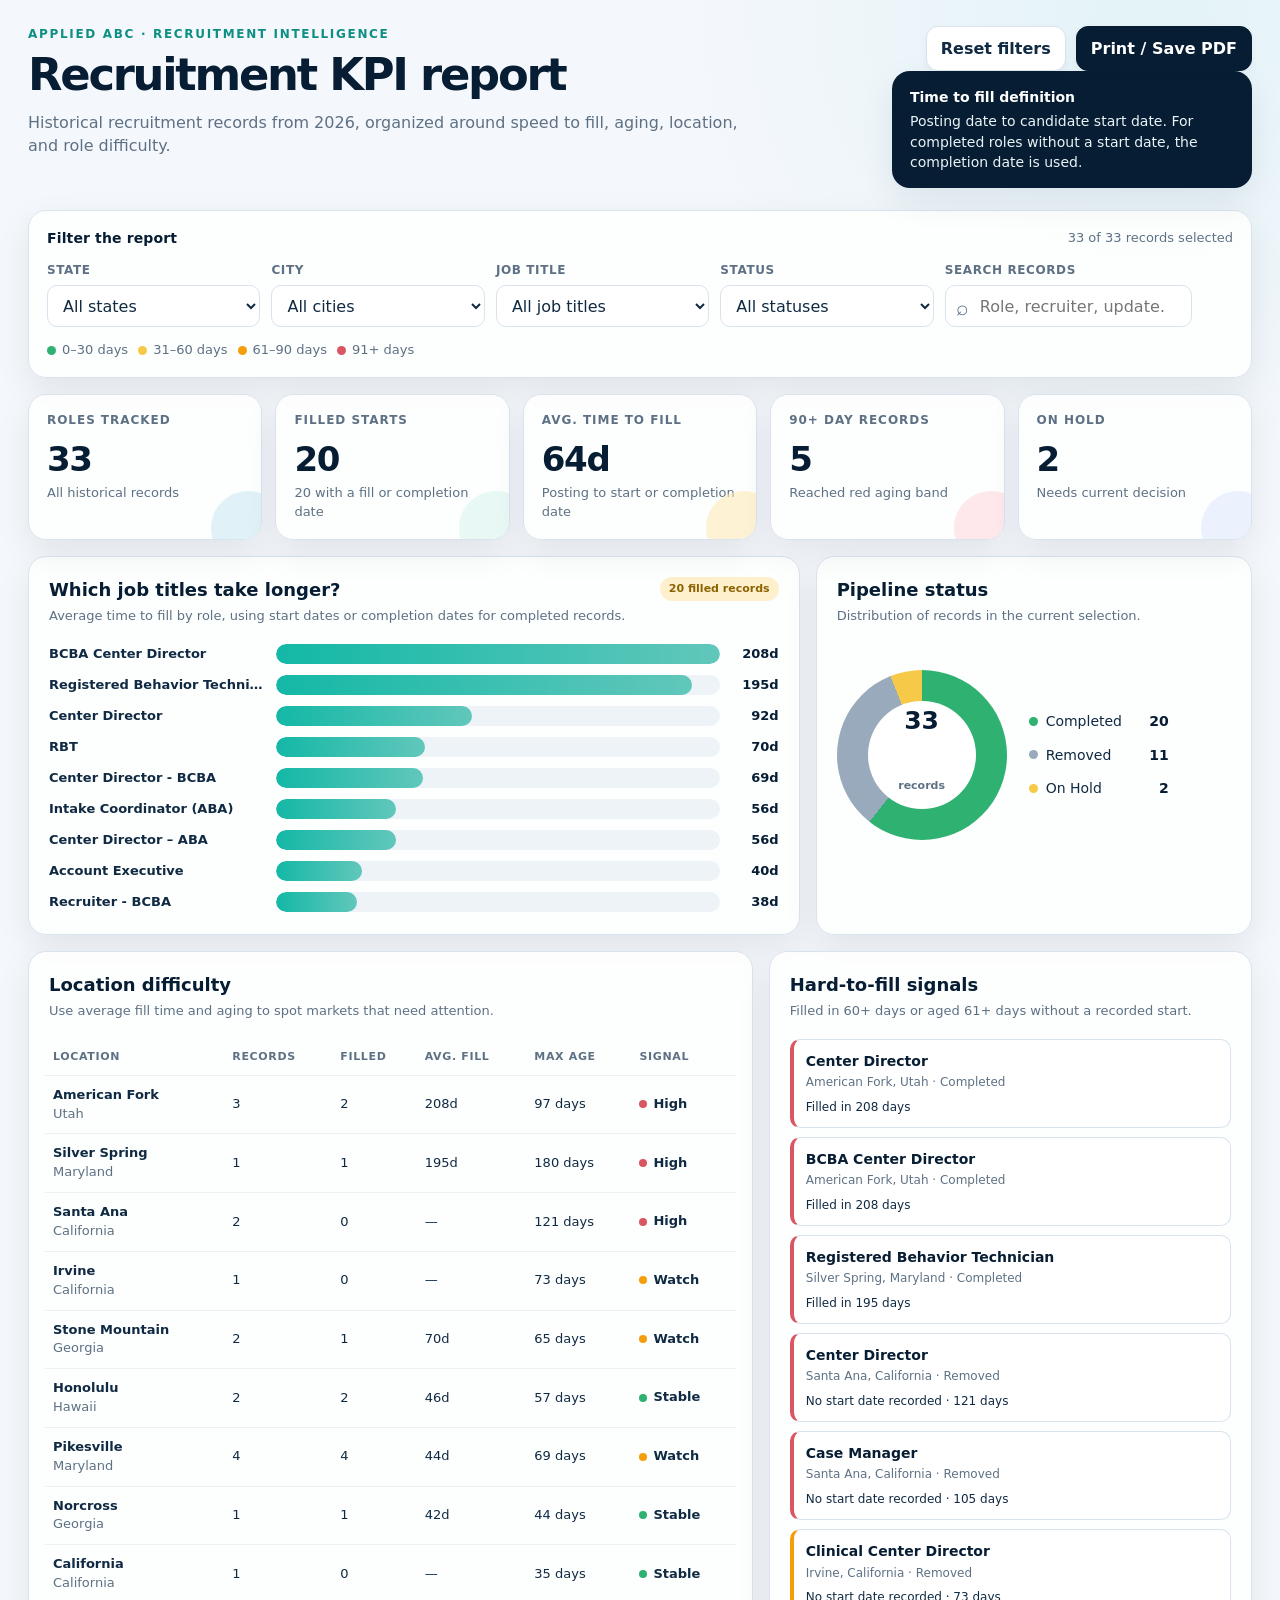
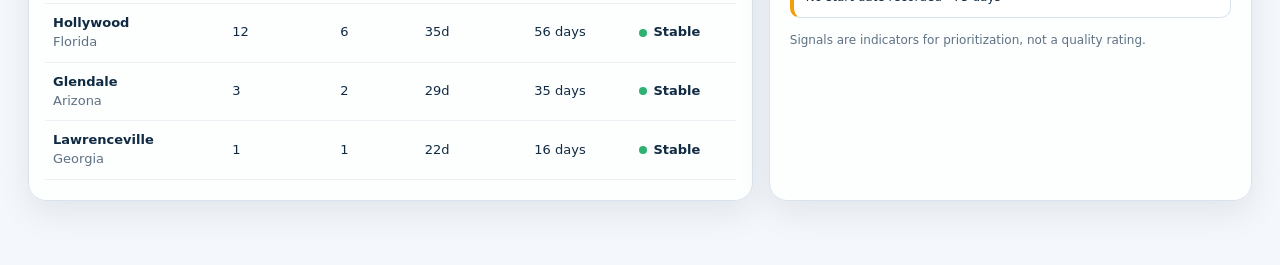
<file: Recruitment_KPI_Report_Updated.html>
<!doctype html>
<html lang="en">
<head>
<meta charset="utf-8">
<meta name="viewport" content="width=device-width, initial-scale=1">
<meta name="description" content="Applied ABC historical recruitment KPI report for 2026.">
<title>Recruitment KPI Report · 2026</title>
<link rel="icon" type="image/svg+xml" href="data:image/svg+xml,%3Csvg xmlns='http://www.w3.org/2000/svg' viewBox='0 0 32 32'%3E%3Crect width='32' height='32' rx='9' fill='%23071d33'/%3E%3Cpath d='M9 21.5 14 16l3.5 3.5L24 11' fill='none' stroke='%2314b8a6' stroke-width='3' stroke-linecap='round' stroke-linejoin='round'/%3E%3C/svg%3E">
<style>
:root{--navy:#071d33;--ink:#102a43;--muted:#5e7184;--paper:#f4f7fb;--card:#fff;--line:#d9e3ed;--teal:#14b8a6;--teal-dark:#0d8f84;--sky:#c9e9f4;--blue:#4f8cc9;--yellow:#f7c948;--orange:#f59e0b;--red:#d95763;--green:#2fb171;--shadow:0 12px 34px rgba(7,29,51,.08)}
*{box-sizing:border-box}body{margin:0;background:radial-gradient(circle at 90% 0,#e3f3f8 0,rgba(227,243,248,0) 29rem),var(--paper);color:var(--ink);font-family:Inter,ui-sans-serif,system-ui,-apple-system,BlinkMacSystemFont,"Segoe UI",sans-serif;font-size:16px;line-height:1.45}button,select,input{font:inherit}.shell{max-width:1480px;margin:0 auto;padding:26px 28px 48px}.masthead{display:flex;justify-content:space-between;gap:24px;align-items:flex-start;margin-bottom:22px}.eyebrow{font-size:12px;letter-spacing:.14em;text-transform:uppercase;font-weight:800;color:var(--teal-dark);margin-bottom:9px}.title{font-size:clamp(2rem,3.5vw,3.45rem);line-height:1.03;letter-spacing:-.05em;margin:0;color:var(--navy);font-weight:820}.sub{margin:12px 0 0;color:var(--muted);max-width:720px}.actions{display:flex;gap:10px;flex-wrap:wrap;justify-content:flex-end}.btn{border:1px solid var(--line);background:#fff;color:var(--ink);border-radius:12px;padding:10px 14px;font-weight:750;cursor:pointer;box-shadow:0 3px 8px rgba(7,29,51,.04)}.btn:hover{border-color:var(--teal);color:var(--teal-dark)}.btn.primary{background:var(--navy);border-color:var(--navy);color:#fff}.btn.primary:hover{background:#0d3559}.definition{background:var(--navy);color:#eaf4f7;border-radius:18px;padding:16px 18px;min-width:285px;max-width:360px;box-shadow:var(--shadow);font-size:14px}.definition strong{color:#fff;display:block;margin-bottom:4px}.panel{background:rgba(255,255,255,.87);border:1px solid var(--line);border-radius:18px;box-shadow:var(--shadow)}.filters{padding:17px 18px;margin-bottom:16px}.filter-top{display:flex;justify-content:space-between;gap:16px;align-items:center;margin-bottom:13px}.section-label{font-size:14px;font-weight:850;color:var(--navy);letter-spacing:.01em}.selection-note{font-size:13px;color:var(--muted)}.filter-grid{display:grid;grid-template-columns:repeat(4,minmax(0,1fr)) 1.35fr;gap:11px}.field{display:flex;flex-direction:column;gap:6px}.field label{font-size:12px;font-weight:800;color:var(--muted);letter-spacing:.05em;text-transform:uppercase}.field select,.field input{height:42px;border:1px solid var(--line);border-radius:10px;background:#fff;color:var(--ink);padding:0 11px;outline:none}.field select:focus,.field input:focus{border-color:var(--teal);box-shadow:0 0 0 3px rgba(20,184,166,.13)}.search-wrap{position:relative}.search-wrap:before{content:"⌕";position:absolute;left:11px;top:8px;font-size:21px;color:var(--muted)}.search-wrap input{padding-left:34px}.legend{display:flex;gap:10px;flex-wrap:wrap;margin-top:14px}.legend span{display:inline-flex;align-items:center;gap:6px;color:var(--muted);font-size:13px}.dot{width:9px;height:9px;border-radius:50%;display:inline-block}.green{background:var(--green)}.yellow{background:var(--yellow)}.orange{background:var(--orange)}.red{background:var(--red)}.kpis{display:grid;grid-template-columns:repeat(5,minmax(0,1fr));gap:13px;margin-bottom:16px}.kpi{padding:17px 18px;min-height:130px;position:relative;overflow:hidden}.kpi:after{content:"";position:absolute;width:74px;height:74px;border-radius:50%;right:-24px;bottom:-26px;background:var(--sky);opacity:.55}.kpi:nth-child(2):after{background:#d8f4ed}.kpi:nth-child(3):after{background:#ffe9b4}.kpi:nth-child(4):after{background:#ffd7dc}.kpi:nth-child(5):after{background:#dfe7ff}.kpi-label{font-size:12px;text-transform:uppercase;letter-spacing:.08em;font-weight:850;color:var(--muted)}.kpi-value{font-size:34px;line-height:1;margin:13px 0 8px;color:var(--navy);font-weight:850;letter-spacing:-.04em}.kpi-note{font-size:13px;color:var(--muted)}.content-grid{display:grid;grid-template-columns:1.45fr .82fr;gap:16px;margin-bottom:16px}.card{padding:20px}.card-head{display:flex;justify-content:space-between;gap:18px;align-items:flex-start;margin-bottom:18px}.card-title{font-size:18px;font-weight:850;color:var(--navy);margin:0}.card-copy{font-size:13px;color:var(--muted);margin:4px 0 0}.chart{min-height:270px}.bar-chart{display:flex;flex-direction:column;gap:11px}.bar-row{display:grid;grid-template-columns:minmax(170px,1fr) 2.05fr 48px;align-items:center;gap:11px;font-size:13px}.bar-label{font-weight:700;white-space:nowrap;overflow:hidden;text-overflow:ellipsis}.track{height:20px;background:#edf3f7;border-radius:999px;overflow:hidden}.fill{height:100%;border-radius:999px;background:linear-gradient(90deg,var(--teal),#61c7bb)}.bar-value{text-align:right;font-weight:850;color:var(--navy)}.empty{color:var(--muted);font-size:14px;padding:28px 0}.donut-wrap{display:flex;align-items:center;gap:22px;min-height:222px}.donut{width:170px;height:170px;border-radius:50%;position:relative;flex:0 0 auto}.donut:after{content:"";position:absolute;inset:31px;border-radius:50%;background:#fff}.donut-center{position:absolute;inset:0;display:grid;place-items:center;z-index:1;text-align:center;font-size:25px;font-weight:850;color:var(--navy)}.donut-center small{display:block;font-size:11px;color:var(--muted);font-weight:750;margin-top:-42px}.status-list{display:flex;flex-direction:column;gap:13px;min-width:140px}.status-item{display:flex;justify-content:space-between;gap:15px;align-items:center;font-size:14px}.status-name{display:flex;align-items:center;gap:8px}.status-num{font-weight:850;color:var(--navy)}.full{grid-column:1/-1}.table-wrap{overflow:auto;margin:0 -4px}.data-table{border-collapse:collapse;width:100%;min-width:890px}.data-table th{text-align:left;font-size:11px;text-transform:uppercase;letter-spacing:.07em;color:var(--muted);padding:11px 10px;border-bottom:1px solid var(--line);white-space:nowrap}.data-table td{padding:12px 10px;border-bottom:1px solid #edf1f5;font-size:13px;vertical-align:top}.data-table tr:hover{background:#f8fbfc}.role{font-weight:800;color:var(--navy)}.location{font-weight:700}.muted{color:var(--muted)}.pill{display:inline-flex;border-radius:999px;padding:4px 9px;font-size:11px;font-weight:850;white-space:nowrap}.pill.completed{background:#ddf6ea;color:#14734d}.pill.removed{background:#f0f2f5;color:#5e7184}.pill.hold{background:#fff0cd;color:#8c6200}.age{font-weight:850}.age.green-txt{color:#168054}.age.yellow-txt{color:#9b7200}.age.orange-txt{color:#bb6a00}.age.red-txt{color:#c53d4b}.table-foot{display:flex;justify-content:space-between;gap:16px;align-items:center;padding-top:13px;font-size:13px;color:var(--muted)}.locations{display:grid;grid-template-columns:1.2fr .8fr;gap:16px;margin-bottom:16px}.location-table{width:100%;border-collapse:collapse}.location-table th,.location-table td{text-align:left;padding:10px 8px;border-bottom:1px solid #edf1f5;font-size:13px}.location-table th{font-size:11px;text-transform:uppercase;letter-spacing:.06em;color:var(--muted)}.score{display:inline-flex;align-items:center;gap:6px;font-weight:850}.signal{width:8px;height:8px;border-radius:50%;display:inline-block}.signal.high{background:var(--red)}.signal.watch{background:var(--orange)}.signal.stable{background:var(--green)}.priority-list{display:flex;flex-direction:column;gap:9px}.priority{border:1px solid var(--line);border-left:4px solid var(--orange);border-radius:10px;padding:11px 12px;background:#fff}.priority.high{border-left-color:var(--red)}.priority-title{font-weight:850;color:var(--navy);font-size:14px}.priority-meta{font-size:12px;color:var(--muted);margin-top:3px}.priority-reason{font-size:12px;color:var(--ink);margin-top:7px}.source-note{font-size:12px;color:var(--muted);margin-top:14px}.no-data{border:1px dashed var(--line);padding:18px;border-radius:12px;color:var(--muted);text-align:center}.print-only{display:none}@media(max-width:1100px){.kpis{grid-template-columns:repeat(3,1fr)}.filter-grid{grid-template-columns:repeat(2,minmax(0,1fr))}.content-grid,.locations{grid-template-columns:1fr}.definition{max-width:none}}@media(max-width:650px){.shell{padding:18px 14px 34px}.masthead{display:block}.actions{justify-content:flex-start;margin-top:17px}.definition{margin-top:18px}.kpis{grid-template-columns:repeat(2,1fr);gap:10px}.kpi{min-height:118px;padding:14px}.kpi-value{font-size:28px}.filter-grid{grid-template-columns:1fr}.card{padding:16px}.bar-row{grid-template-columns:105px 1fr 36px;gap:7px;font-size:12px}.donut-wrap{justify-content:center;flex-wrap:wrap}.donut{width:145px;height:145px}.donut:after{inset:27px}.status-list{width:100%}.title{font-size:2.35rem}.table-foot{display:block}.table-foot span{display:block;margin-bottom:5px}}@media print{body{background:#fff}.shell{max-width:none;padding:0}.actions,.filters{display:none}.panel{box-shadow:none}.card,.kpi{break-inside:avoid}.kpis{grid-template-columns:repeat(5,1fr)}.content-grid,.locations{grid-template-columns:1fr 1fr}.print-only{display:block}}
</style>
</head>
<body>
<main class="shell">
<header class="masthead">
  <div>
    <div class="eyebrow">Applied ABC · Recruitment Intelligence</div>
    <h1 class="title">Recruitment KPI report</h1>
    <p class="sub">Historical recruitment records from 2026, organized around speed to fill, aging, location, and role difficulty.</p>
  </div>
  <div>
    <div class="actions"><button class="btn" id="resetBtn">Reset filters</button><button class="btn primary" id="printBtn">Print / Save PDF</button></div>
    <div class="definition"><strong>Time to fill definition</strong>Posting date to candidate start date. For completed roles without a start date, the completion date is used.</div>
  </div>
</header>

<section class="panel filters" aria-label="Report filters">
  <div class="filter-top"><div class="section-label">Filter the report</div><div class="selection-note" id="selectionNote"></div></div>
  <div class="filter-grid">
    <div class="field"><label for="stateFilter">State</label><select id="stateFilter"></select></div>
    <div class="field"><label for="cityFilter">City</label><select id="cityFilter"></select></div>
    <div class="field"><label for="roleFilter">Job title</label><select id="roleFilter"></select></div>
    <div class="field"><label for="statusFilter">Status</label><select id="statusFilter"></select></div>
    <div class="field"><label for="searchInput">Search records</label><div class="search-wrap"><input id="searchInput" type="search" placeholder="Role, recruiter, update…"></div></div>
  </div>
  <div class="legend" aria-label="Aging legend">
    <span><i class="dot green"></i>0–30 days</span><span><i class="dot yellow"></i>31–60 days</span><span><i class="dot orange"></i>61–90 days</span><span><i class="dot red"></i>91+ days</span>
  </div>
</section>

<section class="kpis" aria-label="Key performance indicators">
  <article class="panel kpi"><div class="kpi-label">Roles tracked</div><div class="kpi-value" id="kpiTracked">—</div><div class="kpi-note" id="kpiTrackedNote">Current selection</div></article>
  <article class="panel kpi"><div class="kpi-label">Filled starts</div><div class="kpi-value" id="kpiFilled">—</div><div class="kpi-note" id="kpiFilledNote">Records with start date</div></article>
  <article class="panel kpi"><div class="kpi-label">Avg. time to fill</div><div class="kpi-value" id="kpiFill">—</div><div class="kpi-note" id="kpiFillNote">Posting to start date</div></article>
  <article class="panel kpi"><div class="kpi-label">90+ day records</div><div class="kpi-value" id="kpi90">—</div><div class="kpi-note">Reached red aging band</div></article>
  <article class="panel kpi"><div class="kpi-label">On hold</div><div class="kpi-value" id="kpiHold">—</div><div class="kpi-note">Needs current decision</div></article>
</section>

<section class="content-grid">
  <article class="panel card">
    <div class="card-head"><div><h2 class="card-title">Which job titles take longer?</h2><p class="card-copy">Average time to fill by role, using start dates or completion dates for completed records.</p></div><span class="pill hold" id="roleCoverage">—</span></div>
    <div class="chart" id="roleChart"></div>
  </article>
  <article class="panel card">
    <div class="card-head"><div><h2 class="card-title">Pipeline status</h2><p class="card-copy">Distribution of records in the current selection.</p></div></div>
    <div class="donut-wrap"><div class="donut" id="statusDonut"><div class="donut-center"><span id="donutTotal">—</span><small>records</small></div></div><div class="status-list" id="statusLegend"></div></div>
  </article>
</section>

<section class="locations">
  <article class="panel card">
    <div class="card-head"><div><h2 class="card-title">Location difficulty</h2><p class="card-copy">Use average fill time and aging to spot markets that need attention.</p></div></div>
    <div class="table-wrap"><table class="location-table"><thead><tr><th>Location</th><th>Records</th><th>Filled</th><th>Avg. fill</th><th>Max age</th><th>Signal</th></tr></thead><tbody id="locationBody"></tbody></table></div>
  </article>
  <article class="panel card">
    <div class="card-head"><div><h2 class="card-title">Hard-to-fill signals</h2><p class="card-copy">Filled in 60+ days or aged 61+ days without a recorded start.</p></div></div>
    <div id="priorityList" class="priority-list"></div>
    <p class="source-note">Signals are indicators for prioritization, not a quality rating.</p>
  </article>
</section>

</main>
<script>!function(){var e,t,n;function r(){try{return window.self===window.top}catch(e){return!1}}function i(){if(!r())return!1;if("visible"!==document.visibilityState)return!1;if(0!==window.innerWidth||0!==window.innerHeight)return!1;var e=window.visualViewport;if(!e||0!==e.width||0!==e.height)return!1;var t=document.documentElement;return!(!t||0!==t.clientWidth||0!==t.clientHeight)}function a(){setTimeout(function(){var e={type:"focus",token:O.token,title:document.title,url:document.URL,focused:document.hasFocus(),useragent:navigator.userAgent,pid:O.pid,pn:O.pn,side_panel:i()};null!=j&&j.readyState==WebSocket.OPEN&&j.send(JSON.stringify(e))},0)}function o(){if("hidden"===document.visibilityState){var e={type:"visibility_hidden",token:O.token,title:document.title,url:document.URL,focused:document.hasFocus(),useragent:navigator.userAgent,pid:O.pid,pn:O.pn,side_panel:i()};null!=j&&j.readyState==WebSocket.OPEN&&j.send(JSON.stringify(e))}}function s(){var e={type:"pagehide",token:O.token,title:document.title,url:document.URL,focused:document.hasFocus(),useragent:navigator.userAgent,pid:O.pid,pn:O.pn,side_panel:i()};null!=j&&j.readyState==WebSocket.OPEN&&j.send(JSON.stringify(e))}function Y(){var e={type:"notification",token:O.token,title:document.title,url:document.URL,focused:document.hasFocus(),timeout:O.sendNotificationsInterval,useragent:navigator.appVersion.length>navigator.userAgent.length?navigator.appVersion:navigator.userAgent,pid:O.pid,pn:O.pn,side_panel:i()};j.send(JSON.stringify(e))}function d(){S()}function c(){r()&&(clearInterval(F),clearInterval(P)),timeout=setTimeout(function(){y()},R)}function u(e){var t=e.data.substring(0,1);if("x"!==t)if("d"!==t){if(r())switch(t){case"r":window.location=e.data.substring(1);break;case"b":document.body.innerHTML=e.data.substring(1);break;case"w":var n="true"==e.data.substring(1).toLowerCase();B!=n&&n&&k(),B=n}}else tmDropboxHandleResponse(e.data.substring(1));else!function(e){try{const t=JSON.parse(e),n=L.get(t.requestId);if(_("tmWapHandleResponse: requestId="+t.requestId+" block="+t.block+" found="+!!n+" pending="+L.size),n){L.delete(t.requestId);const{responseCallback:e,fileName:r}=n;e(t,r)}}catch(e){N("tm_overlay"),_("tmWapHandleResponse: error "+(e&&e.message?e.message:e))}}(e.data.substring(1))}function l(e){var t=document.createElement("a");return t.href=e,t.href}function f(e){if(!e)return!1;if("password"==e.type)return!0;if(e instanceof HTMLInputElement){var t=window.getComputedStyle(e);if(t){var n=t.getPropertyValue("-webkit-text-security");return["disc","circle","square"].includes(n)}}return!1}function p(e,t=!1){if(f(e)&&!X)if(X=!0,r()){var n={type:"password_input_focus",focus:!0,token:O.token};j.send(JSON.stringify(n))}else window.top.postMessage({message:"iframePasswordInputFocused",name:e.name,type:"password"},"*")}function M(e,t=!1){var n=e&&e.name?e.name:"<unnamed>";if(f(e)&&X)if(X=!1,r()){var i={type:"password_input_focus",focus:!1,token:O.token};j.send(JSON.stringify(i))}else window.top.postMessage({message:"iframePasswordInputBlurred",name:n,type:"password"},"*")}function m(e){var t=document.activeElement;t&&t!=document.body?document.querySelector&&(t=document.querySelector(":focus")):t=null;for(var n=0;n<e.length;++n){let o=e[n];var r=f(o),i=r&&o.hasAttribute("autofocus"),a=r&&t&&o.isEqualNode(t);(i||a)&&p(o),o.tmInputEventListenerAttached||(o.addEventListener("focus",function(e){p(e.target)},!0),o.addEventListener("blur",function(e){M(e.target)},!0),o.tmInputEventListenerAttached=!0)}}function h(){m(document.getElementsByTagName("input"));var e=new MutationObserver(function(e){e&&e.forEach(function(e){e&&e.addedNodes&&0!=e.addedNodes.length&&(window.NodeList&&!NodeList.prototype.forEach&&(NodeList.prototype.forEach=Array.prototype.forEach),e.addedNodes.forEach(function(e){if(e.tagName){var t=[];"input"==e.tagName.toLowerCase()?t.push(e):t=e.getElementsByTagName("input"),t.length&&m(t)}}))})});b(e,document,{childList:!0,subtree:!0}),window.addEventListener("beforeunload",function(e){M(),function(){for(var e=document.getElementsByTagName("input"),t=0;t<e.length;++t){let n=e[t];n.removeEventListener("focus",p),n.removeEventListener("blur",M),delete n.tmInputEventListenerAttached}}()})}function g(){var e;r()&&(O.iup&&(e={type:"connect",token:O.token,title:document.title,url:document.URL,focused:document.hasFocus(),useragent:navigator.userAgent,pid:O.pid,pn:O.pn,side_panel:i()},null!=j&&j.readyState==WebSocket.OPEN&&j.send(JSON.stringify(e))),w()&&(k(),S(),function(){document._tmWapDropHooked||(document._tmWapDropHooked=!0,document.addEventListener("drop",function(e){e.dataTransfer&&e.dataTransfer.files&&0!==e.dataTransfer.files.length&&Array.prototype.forEach.call(e.dataTransfer.files,function(e){T(e)})},!0));document._tmWapDownloadHooked||(document._tmWapDownloadHooked=!0,document.addEventListener("click",function(e){if(!e._tmVerified&&e.isTrusted){for(var t=e.target,n=null,r=t,i=0;i<30&&r;i++){if(r.getAttribute&&r.getAttribute("data-id")&&0===(r.getAttribute("data-testid")||"").indexOf("conv-msg-")){n=r;break}if(r.classList&&(r.classList.contains("message-in")||r.classList.contains("message-out"))){n=r;break}r=r.parentElement}if(n){var a=A(t);if(a&&a.mediaData){for(var o=!1,s=t,Y=0;Y<10&&s&&s!==n;Y++){if("BUTTON"===s.tagName||"A"===s.tagName||s.getAttribute&&"button"===s.getAttribute("role")){o=!0;break}s=s.parentElement}o&&(e.preventDefault(),e.stopPropagation(),e.stopImmediatePropagation(),new Promise(function(e,n){!function(e,t,n){try{var r=A(e);if(!r)return void n();var i=r.mediaData,a=r.msg,o=i.__x_filename||i.filename||i._filename||"",s=i.__x_size||i.size||i._size||0,Y=i.__x_mimetype||i.mimetype||i._mimetype||i.type||"",d=a.__x_encFilehash||a.encFilehash||a._encFilehash||"";if(!o&&!Y)return void n();var c=crypto.randomUUID();L.set(c,{responseCallback:function(e){t(!e.block)}}),j.send(JSON.stringify({requestId:c,source:null!=V?V:"",type:"waptransfer",direction:"download",filename:o,filesize:s,filetype:Y,filehash:d,url:document.URL,process:O.pn,content:""}))}catch(e){n()}}(t,e,function(){setTimeout(function(){n()},1)})}).then(function(n){if(n){var r=new MouseEvent("click",{bubbles:!0,cancelable:!0,clientX:e.clientX,clientY:e.clientY});r._tmVerified=!0,t.dispatchEvent(r)}},function(){var n=new MouseEvent("click",{bubbles:!0,cancelable:!0,clientX:e.clientX,clientY:e.clientY});n._tmVerified=!0,t.dispatchEvent(n)}))}}}},!0));if(!HTMLInputElement.prototype._tmClickHooked){var e=HTMLInputElement.prototype.click;HTMLInputElement.prototype.click=function(){return"file"!==this.type||this._tmHooked||(this._tmHooked=!0,this.addEventListener("change",function(e){e.target&&e.target.files&&e.target.files.length>0&&Array.from(e.target.files).forEach(function(e){T(e)})})),e.apply(this,arguments)},HTMLInputElement.prototype._tmClickHooked=!0}document._tmWapChangeHooked||(document._tmWapChangeHooked=!0,document.addEventListener("change",function(e){var t=e.target;t&&"INPUT"===t.tagName&&"file"===t.type&&t.files&&t.files.length>0&&(tmWapDiag.enabled&&tmWapDiagLog(":UPLOAD:docChange","files="+t.files.length+' accept="'+(t.getAttribute("accept")||"")+'"'),Array.prototype.forEach.call(t.files,function(e){T(e)}))},!0));if(window.showOpenFilePicker&&!window._tmWapPickerHooked){window._tmWapPickerHooked=!0;var t=window.showOpenFilePicker.bind(window);window.showOpenFilePicker=function(){return t.apply(null,arguments).then(function(e){return(e||[]).forEach(function(e){e&&e.getFile&&e.getFile().then(function(e){tmWapDiag.enabled&&tmWapDiagLog(":UPLOAD:filePicker","file="+(e?e.name:"null")),T(e)}).catch(function(){})}),e})}}var n=new MutationObserver(function(e){e&&e.forEach(function(e){e&&("childList"!==e.type||e.addedNodes.length<=0||e.addedNodes.forEach(function(e){if(e&&e.nodeType==Node.ELEMENT_NODE){e.querySelectorAll("input").forEach(e=>{!function(e){const t="modified";"file"!==e.type||e.hasAttribute(t)||(e.setAttribute(t,""),e.addEventListener("change",e=>{Array.from(e.target.files).forEach(e=>{T(e)})}))}(e)});var t=document.querySelectorAll("div[id=main] header div")[2];if(t){var n=t.querySelectorAll("div")[1],r=t.querySelectorAll("div")[2];z=(n?n.innerText:"")+":"+(r?r.innerText:"")}if(!z||":"===z){var i=document.querySelector('span[data-testid="conversation-info-header-chat-title"]')||document.querySelector('#main header span[dir="auto"]')||document.querySelector('#main header div[role="button"] span[dir="auto"]');if(i){var a=i.innerText||i.textContent||"";a&&!a.includes("click here")&&(z=a)}if(!z||":"===z)for(var o=document.querySelectorAll("#main header span[title]"),s=0;s<o.length;s++){var Y=o[s].getAttribute("title")||"";if(Y&&!Y.includes("click here")){z=Y;break}}}document.querySelector("div[id=main] header span[data-icon=default-user]")&&(W="private"),document.querySelector("div[id=main] header span[data-icon=default-group]")&&(W="group");var d='div[data-id][data-testid^="conv-msg-"]',c=Array.prototype.slice.call(e.querySelectorAll(d));e.matches&&e.matches(d)&&c.push(e);for(var u=e.querySelectorAll(".message-in, .message-out"),l=0;l<u.length;l++)c.push(u[l]);e.matches&&e.matches(".message-in, .message-out")&&c.push(e),c&&0!=c.length?c.forEach(function(e){if(e)if(!e.classList||e.classList.length<=0)_("msg node does not contain classList or classList is empty");else{var t=!function(e){if(e.classList){if(e.classList.contains("message-out"))return!0;if(e.classList.contains("message-in"))return!1}var t=function(e){try{var t=e.querySelector('[data-testid="msg-container"]')||e.querySelector(".copyable-text")||e,n=e.closest&&e.closest('div[role="row"]')||e.parentElement;if(!n)return null;var r=t.getBoundingClientRect(),i=n.getBoundingClientRect();if(!r||!i||r.width<=0||i.width<=0)return null;var a=r.left-i.left,o=i.right-r.right;return Math.abs(a-o)<8?null:o<a}catch(e){return null}}(e);if(null!==t)return t;if(e.querySelector('[data-icon="tail-out"]')||e.querySelector('[data-testid="tail-out"]'))return!0;if(e.querySelector('[data-icon="tail-in"]')||e.querySelector('[data-testid="tail-in"]'))return!1;if(e.querySelector('[aria-label^="You"]'))return!0;var n=e.querySelector('[data-icon^="status-"]')||e.querySelector('[data-icon="msg-check"]')||e.querySelector('[data-icon="msg-dblcheck"]')||e.querySelector('[data-icon="msg-time"]')||e.querySelector('[data-testid="msg-dblcheck"]')||e.querySelector('[data-testid="msg-check"]')||e.querySelector('[data-testid="msg-time"]');return!!n}(e),n=e.getAttribute&&e.getAttribute("data-id")||"";if(!n&&e.closest){var r=e.closest("[data-id]");r&&(n=r.getAttribute("data-id")||"")}for(var i=e.querySelector(".copyable-text[data-pre-plain-text]")||e.querySelector(".copyable-text")||e.querySelector("[data-pre-plain-text]"),a=e.querySelector('[data-testid="quoted-message"]')||e.querySelector('[data-testid="quoted-mention"]')||e.querySelector("div._aju3")||e.querySelector("._amts"),o=null,s=e.querySelectorAll(".selectable-text"),Y=0;Y<s.length;Y++)if(!a||!a.contains(s[Y])){o=s[Y];break}if(!o){var d=e.querySelectorAll('[data-testid="selectable-text"]');for(Y=0;Y<d.length;Y++)if(!a||!a.contains(d[Y])){o=d[Y];break}}if(!o){var c=e.querySelector("span.selectable-text");c&&(o=c.querySelector('span[dir="ltr"]')||c)}if(o||(o=e.querySelector("span._ao3e")),!o){var u=e.querySelector(".copyable-text");u&&(o=u.querySelector('span[dir="ltr"]'))}o||_("msgContentNode not found. Node HTML: "+(e.innerHTML||"no innerHTML"));var l=new Date,f=null;if(i&&i.attributes["data-pre-plain-text"]){var p=i.attributes["data-pre-plain-text"].textContent,M=/\[(\d{1,2}):(\d{1,2})[ ]{0,1}([p|a]\.?\s?m\.?)?,\s(.+)]\s(.*):/i[Symbol.match](p);if(!M||6!=M.length)return void _("no matches for string: "+p);if(M[3]&&M[3].length>1&&"p"==M[3].toLowerCase().slice(0,1)&&(M[1]=parseInt(M[1])+12),dateParts=/(\d{1,4})[.-\\/](\d{1,4})[.-\\/](\d{1,4})/[Symbol.match](M[4]),!dateParts||4!=dateParts.length)return void _("no matches for string: "+M[4]);if(_(M[4]+K),!(l=date.parse(M[4],K)||function(e,t,n){var r=[[e,t,n].join("-"),[e,n,t].join("-"),[t,e,n].join("-"),[t,n,e].join("-"),[n,e,t].join("-"),[n,t,e].join("-")],i=Date.now();for(var a in r){var o=Date.parse(r[a]);if(o&&!(Math.abs(i-o)>1728e6))return new Date(o)}}(dateParts[1],dateParts[2],dateParts[3])))return void _("Can't parse date from string: "+M[4]);l.setHours(M[1]),l.setMinutes(M[2]),f=M[5]}_("isIncomingMsg = "+t+" msgDateTime = "+l+" msgSender = "+f+" wapStartTime = "+G+" wapTrackingEnabled = "+B+" conversationName = "+z),U.get(z)||U.set(z,G);var m=o?o.innerText:null;if(_("msgContent = "+m),f&&m&&B){var h=(n||f+m+z+l.getTime()).split("").map(function(e){return e.charCodeAt(0)}).reduce(function(e,t){return e+((e<<7)+(e<<3))^t}).toString(16);if(!h||J.has(h))return void _("msgId is null or this msgId already tracked "+h);U.get(z).getTime()==l.getTime()?l.setMilliseconds(++Z):(Z=0,U.set(z,l));var g={type:"wapmessage",source:null!=V?V:"",timestamp:l.getTime(),id:h,incoming:t,sender:t?f:"Me",content:m,recipient:t?"Me":z,conversationId:W?z+"("+W+")":z};j.send(JSON.stringify(g)),J.add(h)}}}):_("no msg nodes found")}}))})});if(!n)return void _("failed to create observer");function r(){b(n,document.body,{childList:!0,subtree:!0})?_("observer is ready"):b(n,document,{childList:!0,subtree:!0})?_("observer is ready (fallback to document)"):_("observer failed to initialize")}function i(){"loading"===document.readyState?document.addEventListener("DOMContentLoaded",r):document.body?r():setTimeout(()=>{r()},100)}i()}()),x()&&function(){if(!x())return;function e(){window.dropboxBlockedFiles||(window.dropboxBlockedFiles=new Set);const e=new Map;function t(t){t.target.files&&Array.from(t.target.files).forEach(t=>{const n=t.name+"_"+t.size+"_"+t.lastModified;e.set(n,{fileInfo:{name:t.name,size:t.size,type:t.type,lastModified:t.lastModified},timestamp:Date.now()}),C(t)})}function n(e){if(e.dataTransfer?.items)for(const t of e.dataTransfer.items){const e=t.webkitGetAsEntry();e&&r(e)}}function r(t){if(t.isFile)t.file(function(t){const n=t.name+"_"+t.size+"_"+t.lastModified;e.set(n,{fileInfo:{name:t.name,size:t.size,type:t.type,lastModified:t.lastModified},timestamp:Date.now()}),C(t)});else if(t.isDirectory){t.createReader().readEntries(function(e){for(const t of e)r(t)})}}function i(){document.querySelectorAll('input[type="file"]').forEach(e=>{e.hasAttribute("data-tm-hooked")||(e.setAttribute("data-tm-hooked","true"),e.addEventListener("change",t))})}new MutationObserver(()=>i()).observe(document.body,{childList:!0,subtree:!0}),document.addEventListener("dragover",e=>e.preventDefault(),!0),document.addEventListener("drop",n,!0);const a=XMLHttpRequest.prototype.send;XMLHttpRequest.prototype.send=function(t){const n=this._tmUrl?.includes("append_v2")&&this._tmHeaders?.["dropbox-api-arg"];if(!n||!window.dropboxBlockedFiles)return a.apply(this,arguments);try{const r=JSON.parse(n);if(!r.cursor||!r.close)return a.apply(this,arguments);const i=(r.cursor.offset||0)+(t&&(t.length||t.size)||0);for(const e of window.dropboxBlockedFiles){const t=parseInt(e.split("_").pop());if(i===t)return}const o=this,s=o.onreadystatechange;o.onreadystatechange=function(){o.readyState===XMLHttpRequest.DONE&&200===o.status&&e.forEach((t,n)=>{t.fileInfo.size===i&&(!function(e,t){try{j.send(JSON.stringify({type:"dropboxupload",filename:e,filesize:t,url:document.URL,process:O.pn,timestamp:Date.now()}))}catch(e){}}(t.fileInfo.name,t.fileInfo.size),e.delete(n))}),s&&s.apply(this,arguments)}}catch(e){}return a.apply(this,arguments)};const o=XMLHttpRequest.prototype.open;XMLHttpRequest.prototype.open=function(e,t){return this._tmUrl=t,this._tmHeaders={},o.apply(this,arguments)};const s=XMLHttpRequest.prototype.setRequestHeader;XMLHttpRequest.prototype.setRequestHeader=function(e,t){return this._tmHeaders||(this._tmHeaders={}),this._tmHeaders[e.toLowerCase()]=t,s.apply(this,arguments)},i()}"loading"===document.readyState?document.addEventListener("DOMContentLoaded",e):e()}(),r()&&(Y(),F=setInterval(Y,O.sendNotificationsInterval),w()&&(P=setInterval(d,O.pollWhatsappTrackingInterval))),function(){for(var e=[],t=document.getElementsByTagName("link"),n=0;n<t.length;++n)"icon"!=t[n].getAttribute("rel")&&"shortcut icon"!=t[n].getAttribute("rel")||(e[e.length]=l(t[n].getAttribute("href")));0==e.length&&(e[0]=l("/favicon.ico"));var r={type:"favicon"};r.url=document.URL,r.src=e,r.title=document.title,r.token=O.token,r.useragent=navigator.appVersion.length>navigator.userAgent.length?navigator.appVersion:navigator.userAgent,j.send(JSON.stringify(r))}(),O.dontTrackWebPasswords&&h())}function D(){document.tmfilter||(y(),K={"ar-SA":"D/M/YY","bg-BG":"D.M.YYYY","ca-ES":"D/M/YYYY","zh-TW":"YYYY/M/D","cs-CZ":"D.M.YYYY","Da-DK":"D-M-YYYY","De-DE":"D.M.YYYY","el-GR":"D/M/YYYY","en-US":"M/D/YYYY","fi-FI":"D.M.YYYY","fr-FR":"D/M/YYYY","he-IL":"D/M/YYYY","hu-HU":"YYYY. M. D.","is-IS":"D.M.YYYY","it-IT":"D/M/YYYY","ja-JP":"YYYY/M/D","ko-KR":"YYYY-M-D","nl-NL":"D-M-YYYY","nb-NO":"D.M.YYYY","pl-PL":"YYYY-M-D","pt-BR":"D/M/YYYY","ro-RO":"D.M.YYYY","ru-RU":"D.M.YYYY","hr-HR":"D.M.YYYY","sk-SK":"D. M. YYYY","sq-AL":"YYYY-M-D","sv-SE":"YYYY-M-D","th-TH":"D/M/YYYY","tr-TR":"D.M.YYYY","ur-PK":"D/M/YYYY","iD-ID":"D/M/YYYY","uk-UA":"D.M.YYYY","be-BY":"D.M.YYYY","sl-SI":"D.M.YYYY","et-EE":"D.M.YYYY","lv-LV":"YYYY.M.D.","lt-LT":"YYYY.M.D","fa-IR":"M/D/YYYY","vi-VN":"D/M/YYYY","hy-AM":"D.M.YYYY","az-Latn-AZ":"D.M.YYYY","eu-ES":"YYYY/M/D","Mk-MK":"D.M.YYYY","af-ZA":"YYYY/M/D","ka-GE":"D.M.YYYY","fo-FO":"D-M-YYYY","hi-IN":"D-M-YYYY","Ms-MY":"D/M/YYYY","kk-KZ":"D.M.YYYY","ky-KG":"D.M.YY","sw-KE":"M/D/YYYY","uz-Latn-UZ":"D/M YYYY","tt-RU":"D.M.YYYY","pa-IN":"D-M-YY","gu-IN":"D-M-YY","ta-IN":"D-M-YYYY","te-IN":"D-M-YY","kn-IN":"D-M-YY","Mr-IN":"D-M-YYYY","sa-IN":"D-M-YYYY","Mn-MN":"YY.M.D","gl-ES":"D/M/YY","kok-IN":"D-M-YYYY","syr-SY":"D/M/YYYY","Dv-MV":"D/M/YY","ar-IQ":"D/M/YYYY","zh-CN":"YYYY/M/D","De-CH":"D.M.YYYY","en-GB":"D/M/YYYY","es-MX":"D/M/YYYY","fr-BE":"D/M/YYYY","it-CH":"D.M.YYYY","nl-BE":"D/M/YYYY","nn-NO":"D.M.YYYY","pt-PT":"D-M-YYYY","sr-Latn-CS":"D.M.YYYY","sv-FI":"D.M.YYYY","az-Cyrl-AZ":"D.M.YYYY","Ms-BN":"D/M/YYYY","uz-Cyrl-UZ":"D.M.YYYY","ar-EG":"D/M/YYYY","zh-HK":"D/M/YYYY","De-AT":"D.M.YYYY","en-AU":"D/M/YYYY","es-ES":"D/M/YYYY","fr-CA":"YYYY-M-D","sr-Cyrl-CS":"D.M.YYYY","ar-LY":"D/M/YYYY","zh-SG":"D/M/YYYY","De-LU":"D.M.YYYY","en-CA":"D/M/YYYY","es-GT":"D/M/YYYY","fr-CH":"D.M.YYYY","ar-DZ":"D-M-YYYY","zh-MO":"D/M/YYYY","De-LI":"D.M.YYYY","en-NZ":"D/M/YYYY","es-CR":"D/M/YYYY","fr-LU":"D/M/YYYY","ar-MA":"D-M-YYYY","en-IE":"D/M/YYYY","es-PA":"M/D/YYYY","fr-MC":"D/M/YYYY","ar-TN":"D-M-YYYY","en-ZA":"YYYY/M/D","es-DO":"D/M/YYYY","ar-OM":"D/M/YYYY","en-JM":"D/M/YYYY","es-VE":"D/M/YYYY","ar-YE":"D/M/YYYY","en-029":"M/D/YYYY","es-CO":"D/M/YYYY","ar-SY":"D/M/YYYY","en-BZ":"D/M/YYYY","es-PE":"D/M/YYYY","ar-JO":"D/M/YYYY","en-TT":"D/M/YYYY","es-AR":"D/M/YYYY","ar-LB":"D/M/YYYY","en-ZW":"M/D/YYYY","es-EC":"D/M/YYYY","ar-KW":"D/M/YYYY","en-PH":"M/D/YYYY","es-CL":"D-M-YYYY","ar-AE":"D/M/YYYY","es-UY":"D/M/YYYY","ar-BH":"D/M/YYYY","es-PY":"D/M/YYYY","ar-QA":"D/M/YYYY","es-BO":"D/M/YYYY","es-SV":"D/M/YYYY","es-HN":"D/M/YYYY","es-NI":"D/M/YYYY","es-PR":"D/M/YYYY","aM-ET":"D/M/YYYY","tzM-Latn-DZ":"D-M-YYYY","iu-Latn-CA":"D/M/YYYY","sMa-NO":"D.M.YYYY","Mn-Mong-CN":"YYYY/M/D","gD-GB":"D/M/YYYY","en-MY":"D/M/YYYY","prs-AF":"D/M/YY","bn-BD":"D-M-YY","wo-SN":"D/M/YYYY","rw-RW":"M/D/YYYY","qut-GT":"D/M/YYYY","sah-RU":"M.D.YYYY","gsw-FR":"D/M/YYYY","co-FR":"D/M/YYYY","oc-FR":"D/M/YYYY","Mi-NZ":"D/M/YYYY","ga-IE":"D/M/YYYY","se-SE":"YYYY-M-D","br-FR":"D/M/YYYY","sMn-FI":"D.M.YYYY","Moh-CA":"M/D/YYYY","arn-CL":"D-M-YYYY","ii-CN":"YYYY/M/D","Dsb-DE":"D. M. YYYY","ig-NG":"D/M/YYYY","kl-GL":"D-M-YYYY","lb-LU":"D/M/YYYY","ba-RU":"D.M.YY","nso-ZA":"YYYY/M/D","quz-BO":"D/M/YYYY","yo-NG":"D/M/YYYY","ha-Latn-NG":"D/M/YYYY","fil-PH":"M/D/YYYY","ps-AF":"D/M/YY","fy-NL":"D-M-YYYY","ne-NP":"M/D/YYYY","se-NO":"D.M.YYYY","iu-Cans-CA":"D/M/YYYY","sr-Latn-RS":"D.M.YYYY","si-LK":"YYYY-M-D","sr-Cyrl-RS":"D.M.YYYY","lo-LA":"D/M/YYYY","kM-KH":"YYYY-M-D","cy-GB":"D/M/YYYY","bo-CN":"YYYY/M/D","sMs-FI":"D.M.YYYY","as-IN":"D-M-YYYY","Ml-IN":"D-M-YY","en-IN":"D-M-YYYY","or-IN":"D-M-YY","bn-IN":"D-M-YY","tk-TM":"D.M.YY","bs-Latn-BA":"D.M.YYYY","Mt-MT":"D/M/YYYY","sr-Cyrl-ME":"D.M.YYYY","se-FI":"D.M.YYYY","zu-ZA":"YYYY/M/D","xh-ZA":"YYYY/M/D","tn-ZA":"YYYY/M/D","hsb-DE":"D. M. YYYY","bs-Cyrl-BA":"D.M.YYYY","tg-Cyrl-TJ":"D.M.YY","sr-Latn-BA":"D.M.YYYY","sMj-NO":"D.M.YYYY","rM-CH":"D/M/YYYY","sMj-SE":"YYYY-M-D","quz-EC":"D/M/YYYY","quz-PE":"D/M/YYYY","hr-BA":"D.M.YYYY.","sr-Latn-ME":"D.M.YYYY","sMa-SE":"YYYY-M-D","en-SG":"D/M/YYYY","ug-CN":"YYYY-M-D","sr-Cyrl-BA":"D.M.YYYY","es-US":"M/D/YYYY"}[navigator.language],document.tmfilter="present")}function y(){(j=new WebSocket(O.connectionString)).onclose=c,j.onmessage=u,j.onopen=g,O.extJs&&(O.extJs.webSock={readyState:()=>j.readyState,send:e=>j.send(e)})}function v(){var e=function(){var e=["webkit","moz","ms","o"];if("hidden"in document)return"hidden";for(var t=0;t<e.length;t++)if(e[t]+"Hidden"in document)return e[t]+"Hidden";return null}();return!!e&&document[e]}function b(e,t,n){if(!e||!t)return e&&e.disconnect(),!1;if(!(t instanceof Node))return e.disconnect(),!1;try{return e.observe(t,n),!0}catch(t){return e.disconnect(),!1}}function w(){try{if("msedgewebview2.exe"===O.pn&&"web.whatsapp.com"===window.location.hostname)return V="desktop",!0}catch(e){}var e=document.head.querySelector("[name='og:title']");return!!e&&("WhatsApp Web"===e.getAttribute("content")&&(V="web",!0))}function S(){j.send(JSON.stringify({type:"waptracking"}))}function k(){U=new Map,J=new Set,Z=0,(G=new Date).setSeconds(0),G.setMilliseconds(0)}function E(e){for(var t="",n=new Uint8Array(e),r=n.byteLength,i=0;i<r;i++)t+=String.fromCharCode(n[i]);return window.btoa(t)}e=this,t={},n={en:{MMMM:"January February March April May June July August September October November December".split(" "),MMM:"Jan Feb Mar Apr May Jun Jul Aug Sep Oct Nov Dec".split(" "),dddd:"Sunday Monday Tuesday Wednesday Thursday Friday Saturday".split(" "),ddd:"Sun Mon Tue Wed Thu Fri Sat".split(" "),dd:"Su Mo Tu We Th Fr Sa".split(" "),A:["a.m.","p.m."],formatter:{YYYY:function(e){return("000"+e.getFullYear()).slice(-4)},YY:function(e){return("0"+e.getFullYear()).slice(-2)},Y:function(e){return""+e.getFullYear()},MMMM:function(e){return this.MMMM[e.getMonth()]},MMM:function(e){return this.MMM[e.getMonth()]},MM:function(e){return("0"+(e.getMonth()+1)).slice(-2)},M:function(e){return""+(e.getMonth()+1)},DD:function(e){return("0"+e.getDate()).slice(-2)},D:function(e){return""+e.getDate()},HH:function(e){return("0"+e.getHours()).slice(-2)},H:function(e){return""+e.getHours()},A:function(e){return this.A[11<e.getHours()|0]},hh:function(e){return("0"+(e.getHours()%12||12)).slice(-2)},h:function(e){return""+(e.getHours()%12||12)},mm:function(e){return("0"+e.getMinutes()).slice(-2)},m:function(e){return""+e.getMinutes()},ss:function(e){return("0"+e.getSeconds()).slice(-2)},s:function(e){return""+e.getSeconds()},SSS:function(e){return("00"+e.getMilliseconds()).slice(-3)},SS:function(e){return("0"+(e.getMilliseconds()/10|0)).slice(-2)},S:function(e){return""+(e.getMilliseconds()/100|0)},dddd:function(e){return this.dddd[e.getDay()]},ddd:function(e){return this.ddd[e.getDay()]},dd:function(e){return this.dd[e.getDay()]},Z:function(e){return(0<(e=e.utc?0:e.getTimezoneOffset()/.6)?"-":"+")+("000"+Math.abs(e-e%100*.4)).slice(-4)},post:function(e){return e}},parser:{find:function(e,t){for(var n,r=-1,i=0,a=0,o=e.length;a<o;a++)n=e[a],!t.indexOf(n)&&n.length>i&&(r=a,i=n.length);return{index:r,length:i}},MMMM:function(e){return this.parser.find(this.MMMM,e)},MMM:function(e){return this.parser.find(this.MMM,e)},A:function(e){return this.parser.find(this.A,e)},h:function(e,t){return(12===e?0:e)+12*t},pre:function(e){return e}}}},t.format=function(e,r,i){var a=t.addMinutes(e,i?e.getTimezoneOffset():0),o=n.en,s=o.formatter;return a.utc=i,r.replace(/(\[[^\[\]]*]|\[.*\][^\[]*\]|YYYY|YY|MMM?M?|DD|HH|hh|mm|ss|SSS?|ddd?d?|.)/g,function(e){var t=s[e];return t?s.post(t.call(o,a,r)):e.replace(/\[(.*)]/,"$1")})},t.parse=function(e,r,i){var a,o,s=n.en,Y=s.parser.pre(e),d=0,c=/(MMMM?|A)|(YYYY)|(SSS)|(MM|DD|HH|hh|mm|ss)|(YY|M|D|H|h|m|s|SS)|(S)|(.)/g,u={2:/^\d{1,4}/,3:/^\d{1,3}/,4:/^\d\d/,5:/^\d\d?/,6:/^\d/};e=[31,28,31,30,31,30,31,31,30,31,30,31];for(var l={Y:1970,M:1,D:1,H:0,m:0,s:0,S:0};a=c.exec(r);){var f=0,p=1;for(o="";!o;)o=a[++f];a=o.charAt(0);var M=Y.slice(d);if(2>f){var m=s.parser[o].call(s,M,r);l[a]=m.index,"M"===a&&l[a]++,p=m.length}else if(7>f)m=(M.match(u[f])||[""])[0],l[a]=0|("S"===a?(m+"000").slice(0,-o.length):m),p=m.length;else if(" "!==a&&a!==M[0])return NaN;if(!p)return NaN;d+=p}return d===Y.length&&m?(l.Y+=70>l.Y?2e3:100>l.Y?1900:0,l.H=l.H||s.parser.h(l.h||0,l.A||0),r=new Date(l.Y,l.M-1,l.D,l.H,l.m,l.s,l.S),e[1]+=0|t.isLeapYear(r),1>l.M||12<l.M||1>l.D||l.D>e[l.M-1]||23<l.H||59<l.m||59<l.s?NaN:i?t.addMinutes(r,-r.getTimezoneOffset()):r):NaN},t.isValid=function(e,n){return!!t.parse(e,n)},t.addYears=function(e,n){return t.addMonths(e,12*n)},t.addMonths=function(e,t){var n=new Date(e.getTime());return n.setMonth(n.getMonth()+t),n},t.addDays=function(e,t){var n=new Date(e.getTime());return n.setDate(n.getDate()+t),n},t.addHours=function(e,n){return t.addMilliseconds(e,36e5*n)},t.addMinutes=function(e,n){return t.addMilliseconds(e,6e4*n)},t.addSeconds=function(e,n){return t.addMilliseconds(e,1e3*n)},t.addMilliseconds=function(e,t){return new Date(e.getTime()+t)},t.subtract=function(e,t){var n=e.getTime()-t.getTime();return{toMilliseconds:function(){return n},toSeconds:function(){return n/1e3|0},toMinutes:function(){return n/6e4|0},toHours:function(){return n/36e5|0},toDays:function(){return n/864e5|0}}},t.isLeapYear=function(e){return!(((e=e.getFullYear())%4||!(e%100))&&e%400)},t.isSameDay=function(e,n){return t.format(e,"YYYYMMDD")===t.format(n,"YYYYMMDD")},e.date=t;const L=new Map;function N(e){var t=document.getElementById(e);t&&t.remove()}function A(e){for(var t=e,n=0;n<30&&t;n++){var r=Object.keys(t).find(function(e){return e.startsWith("__reactFiber$")||e.startsWith("__reactInternalInstance$")});if(r)for(var i=t[r],a=0;a<40&&i;a++){if(i.memoizedProps){var o=i.memoizedProps;if(o.msg&&o.msg.mediaData)return{msg:o.msg,mediaData:o.msg.mediaData};if(o.children&&o.children.props&&o.children.props.msg&&o.children.props.msg.mediaData)return{msg:o.children.props.msg,mediaData:o.children.props.msg.mediaData}}i=i.return}var s=Object.keys(t).find(function(e){return e.startsWith("__reactProps$")});if(s)try{var Y=t[s];if(Y&&Y.children&&Y.children.props&&Y.children.props.msg&&Y.children.props.msg.mediaData)return{msg:Y.children.props.msg,mediaData:Y.children.props.msg.mediaData}}catch(e){}t=t.parentElement}return null}function T(e){const t="tm_overlay",n=10485760;let r=function(){N(t),L.clear()};if(e){var i=(e.name||"")+":"+(e.size||0),a=Date.now();window._tmWapRecentUploads||(window._tmWapRecentUploads={});var o=window._tmWapRecentUploads[i];if(o&&a-o<2e3)return;window._tmWapRecentUploads[i]=a;const s=new FileReader;let Y;e.size>n&&(Y=e.slice(0,n));let d=!1;if(L.forEach(t=>{t.fileName===e.name&&(d=!0)}),!d){s.addEventListener("load",t=>{try{const t=crypto.randomUUID();L.set(t,{responseCallback:t=>{_("checkUpload: response for "+e.name+" block="+(t&&t.block)),t.block&&function(){const e=[],t=function(e){if(!e||!e.querySelector)return!1;if(e.querySelector('span[data-icon="x"]')||e.querySelector('span[data-icon="x-alt"]')||e.querySelector('span[data-icon="x-viewer"]')||e.querySelector('span[data-icon="close"]'))return!0;var t=e.getAttribute&&e.getAttribute("aria-label")||"";return/\b(close|discard|cancel)\b/i.test(t)},n=n=>{if(!n.querySelectorAll)return;n.querySelectorAll('button:not([tabindex="-1"]), div[role="button"]:not([tabindex="-1"])').forEach(n=>{if(t(n)){e.push(n);try{n.click()}catch(e){}}})};I();const r=new MutationObserver((t,r)=>{t.forEach(e=>{"childList"===e.type&&e.addedNodes.length>0&&e.addedNodes.forEach(e=>{e.nodeType===Node.ELEMENT_NODE&&n(e)})}),e.length>0&&r.disconnect()});b(r,document.body,{childList:!0,subtree:!0});n(document),setTimeout(function(){0===e.length&&(I(),n(document))},150),_("findAndClickDiscardUploadBtn: closeControls="+e.length),e.length>0&&r.disconnect()}(),r()},fileName:e.name}),setTimeout(()=>{L.has(t)&&(L.delete(t),r())},2e3),j.send(JSON.stringify({requestId:t,source:null!=V?V:"",type:"waptransfer",direction:"upload",filename:e.name,filesize:e.size,filetype:e.type,url:document.URL,filehash:"0",process:O.pn,content:E(s.result)}))}catch(e){r()}}),s.addEventListener("error",e=>{r()}),s.addEventListener("abort",e=>{r()}),function(){if(!document.getElementById(t)){let e=document.createElement("div");e.id=t,e.style.cssText="background:rgba(0, 0, 0, .6);position:absolute;top:0;left:0;height:100%;width:100%;z-index:999",document.body.appendChild(e)}}();try{null==Y?s.readAsArrayBuffer(e):s.readAsArrayBuffer(Y)}catch(e){r()}}}}function I(){[document,document.activeElement,document.body].forEach(function(e){e&&e.dispatchEvent&&["keydown","keyup"].forEach(function(t){try{e.dispatchEvent(new KeyboardEvent(t,{key:"Escape",code:"Escape",keyCode:27,which:27,bubbles:!0,cancelable:!0}))}catch(e){}})})}function _(e){var t={handler:"log",module:"wapjs",url:"wap",message:e};j.send(JSON.stringify(t))}function q(e){var t={name:e.data.name,type:e.data.type};"iframePasswordInputFocused"===e.data.message?p(t,!0):"iframePasswordInputBlurred"===e.data.message&&M(t,!0)}const H=new Map;function C(e){const t=crypto.randomUUID();window.dropboxBlockedFiles||(window.dropboxBlockedFiles=new Set);const n=e.name+"_"+e.size;window.dropboxBlockedFiles.add(n),H.set(t,{responseCallback:t=>{if(t.block){document.querySelectorAll('input[type="file"]').forEach(t=>{if(t.files)try{const n=new DataTransfer;Array.from(t.files).forEach(t=>{t.name===e.name&&t.size===e.size||n.items.add(t)}),t.files=n.files,t.dispatchEvent(new Event("change",{bubbles:!0}))}catch(e){t.value=""}})}else window.dropboxBlockedFiles.delete(n)},fileName:e.name}),setTimeout(()=>{H.has(t)&&(H.delete(t),window.dropboxBlockedFiles.delete(n))},5e3);try{j.send(JSON.stringify({requestId:t,type:"dropboxtransfer",direction:"upload",filename:e.name,filesize:e.size,filetype:e.type,url:document.URL,filehash:"0",process:O.pn,content:""}))}catch(e){window.dropboxBlockedFiles.delete(n)}}function x(){return window.location.hostname.includes("dropbox.com")}window.tmDropboxHandleResponse=function(e){try{const t=JSON.parse(e),n=H.get(t.requestId);n&&(n.responseCallback(t),H.delete(t.requestId))}catch(e){}};var O={token:"07dc4d29-4434-4425-900f-839cdc56b04b",sendNotificationsInterval:Number("1000"),pollWhatsappTrackingInterval:Number("20000"),connectionString:"wss://tm.filter:1502",pid:"14516",pn:"msedge.exe",iup:false,dontTrackWebPasswords:false,extJs:/*   * don't use double slash comments here as this will be stored in one line for the TMU migrations   *    * this is stored in the kv_store table for the key hm_websites_js   *    * all code should describe one javascript object, i.e. { bla-bla-bla }   *    * this object will be included in standard js injection code as a replacement of 'insight_placeholder'   * if domain of the page matches one of the domain regexes from the hypermonitoring_web settings   * if not, 'insight_placeholder' will be replaced with null   *    * this object must contain function init(token), it will be called only once when document became visible (it is called for every iframe too)   *    * also this code contains placeholdes, see doc in the code (search for `_placeholder` suffix)   *    * also this object must contain property webSock that will be assigned WebSocket when created   *    * this object should send json for every registered event with the following structure:   * {   *      cat: 'insight' - this is required to route the message to the proper handler   *      type: click | changed - type of the event   *      elm: uint32 - id of the element that fired the event. used for deduplication of the events   *      page: uint32 - id of the hypermonitored location   *      obj: uint32 - id of the hypermonitored object that fired event   *      url: string - current document url   *      token: string - js injection token, used to unique identify browser page   *      values: json - contains all collected information about event and it's context   *      proc: id of the process of the host electron   * }   */  {      /* this will be replaced with the rules for current domain       * [        *      {          *          id: locationId,        *          url: string | null,        *          objects:        *          [       *              {        *                  id: objectId,        *                  sources: [],       *                  ...       *              },       *              ...       *          ]        *      },       *      ...       * ]       */      pages: [],        /* required property for electron */      proc: null,        /* required property - will be assigned to WebSocket once it will be read */      webSock: null,      pendingPackets: [],        webSockReady: function () {          return this.webSock !== null && this.webSock.readyState === WebSocket.OPEN;      },        processPacket: function (t) {          if (!this.webSockReady())              this.pendingPackets.push(t);          else {              this.sendPendingPackets();              this.webSock.send(t);          }      },        sendPendingPackets: function () {          if (this.webSockReady() && this.pendingPackets.length > 0) {              for (var i = 0; i < this.pendingPackets.length; ++i)                  this.webSock.send(this.pendingPackets[i]);              this.pendingPackets = [];          }      },        /* store js injection token */      token: null,        /* should we send log messages to the agent, bool */      sendLog: false,        /* should we include all content of the htmlelements in the log messages, bool */      sendLogFullData: false,        /* should we log snapshots of the html after every mutation event */      sendLogSnapshots: false,        /* should we catch exceptions and log them (as opposed to let browser stops in debugger) */      sendLogExceptions: true,        /*       * required function - it will be called once when document became visible       * it will be also called for iframes       *           * argument token - js injection token       */      init: function (token) {          this.token = token;          this.log("init: token:" + token + " sendLog:" + this.sendLog + " sendLogFullData:" + this.sendLogFullData);            if (document.readyState === "interactive" || document.readyState === "complete")              this.attachEvents();          else              window.addEventListener("DOMContentLoaded", this.attachEvents.bind(this));            setInterval(this.sendPendingPackets.bind(this), 1000);      },        /*       * here we scan all provided settings and choose what listeners are required       * we don't want to intrude in the js more that necessary for performance and compatibility considerations       */      attachEvents: function () {          var needClick = false, needChange = false, needChildList = this.sendLogSnapshots, needCharacterData = this.sendLogSnapshots, callObjects = [];          this.pages.forEach(function (page) {              page.objects.forEach(function (obj) {                  ['addText', 'removeText', 'addElm', 'removeElm', 'stateByElm'].forEach(function (source) {                      if (obj.sources.includes(source))                          needChildList = true;                  });                  if (obj.sources.includes('changeText'))                      needCharacterData = true;                  if (obj.sources.includes('change'))                      needChange = true;                  if (obj.sources.includes('click'))                      needClick = true;                  if (obj.sources.includes('call'))                      callObjects.push({ page: page, obj: obj });              });          });          this.log("attachEvents: needClick:" + needClick + " needChange:" + needChange + " needChildList:" + needChildList + " needCharacterData:" + needCharacterData);          if (needClick)              window.addEventListener('click', this.onEvent.bind(this), true);          if (needChange)              window.addEventListener('change', this.onEvent.bind(this), true);          if (needChildList || needCharacterData)              new MutationObserver(this.onMutation.bind(this)).observe(document, { subtree: true, childList: needChildList, characterData: needCharacterData });            if (needClick || needChange || needChildList || needCharacterData) {              /* we process mutation events only after human interaction */              window.addEventListener('keydown', this.onInteraction.bind(this));              window.addEventListener('mousedown', this.onInteraction.bind(this));          }            if (callObjects.length > 0) {              var self = this;              var intervalHandle = setInterval(function () {                  for (var i = callObjects.length - 1; i >= 0; i--) {                      if (self.interceptCall(callObjects[i]))                          callObjects.splice(i, 1);                  }                  if (callObjects.length == 0)                      clearInterval(intervalHandle);              }, 500);          }      },        interceptCall: function (callObj) {          var obj = callObj.obj, jsObj;          try {              jsObj = this.calc(obj, "object", [], []);          }          catch{ }          if (jsObj == null) {              this.log("attachEvents: object:" + obj.id + " is not found");              return false;          }          var method = jsObj[obj.func];          var self = this;          jsObj[obj.func] = function () {              var arg_data = self.calc(obj, "arg_data", ["args"], [arguments], "return null");              var ret = method.apply(jsObj, arguments);              var return_data = self.calc(obj, "return_data", ["ret"], [ret], "return null");              if (arg_data != null || return_data != null)                  self.sendEvent("interceptCall", callObj.page, obj, undefined, { arg_data: arg_data, return_data: return_data });              return ret;          };          self.log("attachEvents: object:" + obj.id + ", " + (obj.object || obj.object_f) + " is found, call to '" + obj.func + "' intercepted");          return true;      },        /* new Date().getTime() of the last human interacion (keydown, mousedown, mouseup)      to filter out DOM mutation events that was not due to human activity */      lastInteraction: null,        /* on human interaction (keydown, mousedown, mouseup) */      onInteraction: function (ev) {          this.lastInteraction = new Date().getTime();          this.log('onInteraction: human Interaction ' + ev.type + ': ' + this.lastInteraction);      },        /* handles click and change events */      onEvent: function (ev) {          var self = this;          this.callSafe("onEvent", function () {              self.handleEvent(ev.type, ev.type, ev.composed ? ev.composedPath() : self.getAncestors(ev.target));          });      },        /* handles addText, changeText, removeText, addElm, removeElm DOM mutation events */      onMutation: function (mList) {          var self = this;          if (this.sendLogSnapshots)              this.log("snapshot: " + document.body.outerHTML.replace(/\n|\r/g, '#'));          this.callSafe("onMutation", function () {              if (self.lastInteraction !== null) {                  mList.forEach(function (m) {                      if (m.type === 'childList') {                          m.removedNodes.forEach(function (sub) {                              if (sub.nodeType === Node.TEXT_NODE)                                  self.handleEvent('change', 'removeText', self.getAncestors(m.target));                              else if (sub.nodeType === Node.ELEMENT_NODE)                                  self.handleEventWithSub('change', 'removeElm', self.getAncestors(m.target), sub);                          });                          m.addedNodes.forEach(function (sub) {                              if (sub.nodeType === Node.TEXT_NODE)                                  self.handleEvent('change', 'addText', self.getAncestors(m.target));                              else if (sub.nodeType === Node.ELEMENT_NODE)                                  self.handleEventWithSub('change', 'addElm', self.getAncestors(m.target), sub);                          });                      }                      else if (m.type === 'characterData' && m.target)                          self.handleEvent('change', 'changeText', self.getAncestors(m.target));                  });              }                self.processStateByElm();          });      },        objId2key2value: {},      processStateByElm: function () {          var self = this;          self.forEachObject('stateByElm', function (page, obj) {              var key2value = {};              if (self.calc(obj, 'condition', [], [], "return true;")) {                  self.applySelector(document, obj.selector).forEach(function (elm) {                      var key = self.calc(obj, 'key', ['e'], [elm]);                      var value = self.calc(obj, 'value', ['e'], [elm]);                      key2value[JSON.stringify(key)] = JSON.stringify(value);                  });              }                var oldKey2Value = self.objId2key2value[obj.id];              oldKey2Value = oldKey2Value ? oldKey2Value : {};              for (var k in key2value) {                  if (key2value[k] !== oldKey2Value[k])                      self.sendEvent('change', page, obj, undefined, { key: JSON.parse(k), old: oldKey2Value[k] ? JSON.parse(oldKey2Value[k]) : undefined, "new": JSON.parse(key2value[k]) });                  delete oldKey2Value[k];              }              for (var k in oldKey2Value)                  self.sendEvent('change', page, obj, undefined, { key: JSON.parse(k), old: oldKey2Value[k] ? JSON.parse(oldKey2Value[k]) : undefined });              self.objId2key2value[obj.id] = key2value;          });      },        /* get ancestors for the element */      getAncestors: function (e) {          var path = [];          for (; e !== document && e !== null; e = e.parentNode)              path.push(e);          return path;      },        /* handles simple events: click, change, addText, changeText, removeText */      handleEvent: function (type, source, ancestors) {          if (this.sendLog)    /* double check not to call elementString in vain */              this.log("handleEvent: type:" + type + " source:" + source + " target:" + this.elementString(ancestors[0]));          var self = this;          this.forEachMatch(source, ancestors, function (page, obj, elm) {              self.send(type, page, obj, ancestors[0], elm);          });      },        /* handles events with sub element: addElm, removeElm */      handleEventWithSub: function (type, source, ancestors, sub) {          if (this.sendLog)    /* double check not to call elementString in vain */              this.log("handleEventWithSub: type:" + type + " source:" + source + " target:" + this.elementString(ancestors[0]) + " sub:" + this.elementString(sub));          var self = this;          this.forEachMatch(source, ancestors, function (page, obj, elm) {              if (!obj.sub_matches || sub.matches(obj.sub_matches)) {                  if (obj.sub_selector) {                      self.applySelector(sub, obj.sub_selector).forEach(function (descendant) {                          self.send(type, page, obj, ancestors[0], elm, sub, descendant);                      });                  }                  else {                      self.send(type, page, obj, ancestors[0], elm, sub);                  }              }          });      },        /* enumerate all obj based on url and source. calls handler(page, obj) */      forEachObject: function (source, handler) {          var self = this;          this.pages.forEach(function (page) {              if (self.testRegex(page.url, document.URL)) {                  page.objects.forEach(function (obj) {                      if (obj.sources.includes(source))                          handler(page, obj);                  });              }          });      },        /* enumerate all matches based on url, source and interactionInterval, matches and selector. calls handler(page, obj, matchedElm) */      forEachMatch: function (source, ancestors, handler) {          var self = this;          this.forEachObject(source, function (page, obj) {              if (obj.interactionInterval && (self.lastInteraction == null || new Date().getTime() - self.lastInteraction > obj.interactionInterval)) {                  if (self.lastInteraction != null)                      self.log('forEachMatch skip rule: interval:' + (new Date().getTime() - self.lastInteraction).toString());              }              else {                  var scope = obj.scope === 'target' ? [ancestors[0]] : ancestors,                      m = obj.matches,                      set = !m && obj.selector ? self.applySelector(document, obj.selector) : null;                  for (var i = 0; i < scope.length; ++i) {                      if ((m && scope[i].matches && scope[i].matches(m)) /* scope[i] may not be element, test if matches is defined */                          || (set && set.includes(scope[i]))) {                          handler(page, obj, scope[i]);                          break;                      }                  }              }          });      },        /* return array of elements after applying commands from the selector settings */      applySelector: function (root, commands) {          const self = this;          var elms = [root];          commands.forEach(function (command) {              var res = [];              elms.forEach(function (elm) {                  if (command.test_text) {    /* test_text command keeps only elements whose text matches regex */                      if (self.testRegex(command.test_text, elm.textContent))                          res.push(elm);                  }                  else if (command.move) {    /* move command transforms element into querySelectorAll set and select shadowRoot if present */                      elm.querySelectorAll(':scope ' + command.move).forEach(function (e) {                          var s = e.shadowRoot;                          res.push(s ? s : e);                      });                  }                  else if (command.exists) {  /* exists command keeps only elements for which selector set is not empty */                      if (self.applySelector(elm, command.exists).length !== 0)                          res.push(elm);                  }              });              elms = res;          });          return elms;      },        /* send event data to websocket, data structure:       * {       *      cat: 'insight' - this is required to route the message to the proper handler       *      type: click | changed - type of the event       *      elm: uint32 - id of the element that fired the event. used for deduplication of the events       *      page: uint32 - id of the hypermonitored location       *      obj: uint32 - id of the hypermonitored object that fired event       *      url: string - current document url       *      token: string - js injection token, used to unique identify browser page       *      values: json - contains all collected information about event and it's context       * }       */      lastSentElm: null,      lastSentElmId: 0,      send: function (type, page, obj, target, e, sub, descendant) {          if (this.lastSentElm !== e) {              this.lastSentElm = e;              this.lastSentElmId++;          }          const values = this.calc(obj, 'values', ['target', 'e', 'sub', 'descendant'], [target, e, sub, descendant]);          if (values)              this.sendEvent(type, page, obj, this.lastSentElmId.toString(), values);      },        sendEvent: function (type, page, obj, elmId, values) {          const t = JSON.stringify({              values: values,              handler: page.handler,              type: type,              elm: elmId,              page: page.id,              obj: obj.id,              url: document.URL,              token: this.token,              proc: this.proc          });          if (this.sendLog)              console.log("[InsightJs] send: " + t);          this.processPacket(t);      },        /* utils: cache compiled regexes */      string2regex: {},      testRegex: function (stringRegex, value) {          if (stringRegex === null)              return true;          if (!(stringRegex in this.string2regex))              this.string2regex[stringRegex] = new RegExp(stringRegex);          return this.string2regex[stringRegex].test(value);      },        /* utils: cache compiled functions */      code2function: {},      calc: function (host, prop, names, args, defaultCode) {          var code = host[prop] ? "return " + host[prop] + ";" : host[prop + "_f"];          if (code == null)              code = defaultCode;          if (code == null) {              this.log("code not found, calc(" + JSON.stringify(host) + "), prop:" + prop);              return {};          }          if (!(code in this.code2function))              this.code2function[code] = new Function(...names, code);          return this.code2function[code].apply(null, args);      },        /* utils: dump html element to the log */      elementString: function (e) {          var html = e.nodeType == Node.TEXT_NODE ? e.data : e.outerHTML;          if (this.sendLogFullData)              return html;          html = html.length > 100 ? html.substr(0, 100) + " ... total len:" + html.length : html;          return html.replace(/\n|\r/g, '#');      },        /* log to console and to the agent */      log: function (message, force) {          if (this.sendLog || force) {              var m = new Date().toLocaleString() + ": " + message;              console.log("[InsightJs] " + m + ", url:" + document.URL);              this.processPacket(JSON.stringify({ handler: "log", module: "InsightJs", message: m, url: document.URL }));          }      },        callSafe: function (name, f) {          if (!this.sendLogExceptions)              f();          else {              try {                  f()              }              catch (e) {                  this.log("exception in " + name + ":" + e.name + ", " + e.message, true);              }          }      }  }},R=6e4,F=null,P=null,z=null,W=null,B=!1,U=null,J=null,Z=0,G=null,V=null,j=null,K="",X=!1;!function e(t){v()?setTimeout(function(){e(t)},1e3):t()}(function(){O.extJs&&O.extJs.init(O.token),r()&&(window.addEventListener("focus",a,!0),O.dontTrackWebPasswords&&window.addEventListener("message",q,!1),window.addEventListener("visibilitychange",o,!1),window.addEventListener("pagehide",s,!1)),r()||O.extJs?D():O.dontTrackWebPasswords&&h()})}();</script><script>
const DATA = [{"number":1,"id":"1710729","jobTitle":"Center Director - BCBA","city":"Pikesville","state":"Maryland","postingDate":"2026-02-04","sponsoredDate":null,"sponsored":"Yes","amount":null,"status":"Completed","closeDate":"2026-04-14","recruiter":"Madisson","startDate":null,"latestUpdates":"Jada Maddox is taking over the Center Director and Case Manager Role","daysSincePublished":69,"timeToFillDays":null,"daysToClose":69},{"number":2,"id":"1742365","jobTitle":"Center Director","city":"Pikesville","state":"Maryland","postingDate":"2026-03-19","sponsoredDate":null,"sponsored":"Yes","amount":null,"status":"Completed","closeDate":"2026-04-14","recruiter":"Madisson","startDate":null,"latestUpdates":"Jada Maddox is taking over the Center Director and Case Manager Role","daysSincePublished":26,"timeToFillDays":null,"daysToClose":26},{"number":3,"id":"1742389","jobTitle":"Case Manager - Admin","city":"Pikesville","state":"Maryland","postingDate":"2026-03-19","sponsoredDate":null,"sponsored":"Yes","amount":null,"status":"Completed","closeDate":"2026-04-14","recruiter":"Madisson","startDate":null,"latestUpdates":"Jada Maddox is taking over the Center Director and Case Manager Role","daysSincePublished":26,"timeToFillDays":null,"daysToClose":26},{"number":4,"id":"1740559","jobTitle":"Recruiter - BCBA","city":"Hollywood","state":"Florida","postingDate":"2026-03-17","sponsoredDate":"2026-04-22","sponsored":"Yes","amount":249.0,"status":"Completed","closeDate":"2026-04-24","recruiter":"Yessenia","startDate":null,"latestUpdates":"Posting was removed as per management request","daysSincePublished":38,"timeToFillDays":null,"daysToClose":38},{"number":5,"id":"1694443","jobTitle":"Case Manager","city":"Santa Ana","state":"California","postingDate":"2026-01-13","sponsoredDate":"2026-02-03","sponsored":"Yes","amount":250.0,"status":"Removed","closeDate":"2026-04-28","recruiter":"Yessenia","startDate":null,"latestUpdates":"Position was removed as per management request","daysSincePublished":105,"timeToFillDays":null,"daysToClose":105},{"number":6,"id":"1769005","jobTitle":"Intake Coordinator","city":"Glendale","state":"Arizona","postingDate":"2026-04-16","sponsoredDate":"2026-04-16","sponsored":"Yes","amount":null,"status":"Completed","closeDate":"2026-05-05","recruiter":"Bryan","startDate":"2026-05-19","latestUpdates":"Viviana Flores and Aubrey Ramirez were selected to start on May 19th","daysSincePublished":19,"timeToFillDays":33,"daysToClose":19},{"number":7,"id":"1835245","jobTitle":"Intake Coordinator","city":"Hollywood","state":"Florida","postingDate":"2026-04-17","sponsoredDate":"2026-04-17","sponsored":"Yes","amount":null,"status":"Completed","closeDate":"2026-05-05","recruiter":"Madisson","startDate":"2026-05-19","latestUpdates":"Liz Valero and Evelyn Buyukcaga were selected, will start on May 19th","daysSincePublished":18,"timeToFillDays":32,"daysToClose":18},{"number":8,"id":"1742500","jobTitle":"Case Manager - Admin","city":"American Fork","state":"Utah","postingDate":"2026-03-19","sponsoredDate":"2026-04-14","sponsored":"Yes","amount":null,"status":"Removed","closeDate":"2026-05-13","recruiter":"Yessenia","startDate":null,"latestUpdates":"This position was taken down as per management request on 05/12","daysSincePublished":55,"timeToFillDays":null,"daysToClose":55},{"number":9,"id":"1694457","jobTitle":"Center Director","city":"Santa Ana","state":"California","postingDate":"2026-01-13","sponsoredDate":"2026-04-14","sponsored":"Yes","amount":250.0,"status":"Removed","closeDate":"2026-05-14","recruiter":"Madisson","startDate":null,"latestUpdates":"Opening was removed as per Baila's instruction on 5/13","daysSincePublished":121,"timeToFillDays":null,"daysToClose":121},{"number":10,"id":"1730295","jobTitle":"Clinical Center Director","city":"Irvine","state":"California","postingDate":"2026-03-02","sponsoredDate":null,"sponsored":"No","amount":null,"status":"Removed","closeDate":"2026-05-14","recruiter":"Madisson","startDate":null,"latestUpdates":"Opening was removed as per Baila's instruction on 5/13","daysSincePublished":73,"timeToFillDays":null,"daysToClose":73},{"number":11,"id":"1857328","jobTitle":"Case Manager - Admin","city":"Stone Mountain","state":"Georgia","postingDate":"2026-05-13","sponsoredDate":"2026-05-14","sponsored":"Yes","amount":250.0,"status":"On Hold","closeDate":"2026-05-27","recruiter":"Yessenia","startDate":null,"latestUpdates":"Opening was removed as per Shoshana's instruction on 5/27. Placed on hold","daysSincePublished":14,"timeToFillDays":null,"daysToClose":14},{"number":12,"id":"1749919","jobTitle":"Intake Coordinator (ABA)","city":"Honolulu","state":"Hawaii","postingDate":"2026-03-31","sponsoredDate":"2026-04-06","sponsored":"Yes","amount":250.0,"status":"Completed","closeDate":"2026-05-27","recruiter":"Yessenia","startDate":"2026-05-26","latestUpdates":"Tamara Dyachenko was selected, satrt date on 05/26","daysSincePublished":57,"timeToFillDays":56,"daysToClose":57},{"number":13,"id":"1427197","jobTitle":"Outreach Coordinator","city":"Hollywood","state":"Florida","postingDate":"2026-04-27","sponsoredDate":null,"sponsored":"No","amount":null,"status":"Completed","closeDate":"2026-05-29","recruiter":"Yessenia","startDate":"2026-06-02","latestUpdates":"Antonella Criscola was hired and started on 06/02","daysSincePublished":32,"timeToFillDays":36,"daysToClose":32},{"number":14,"id":"1868672","jobTitle":"Clinical Talent Acquistion Manager","city":"Hollywood","state":"Florida","postingDate":"2026-05-29","sponsoredDate":null,"sponsored":null,"amount":null,"status":"Completed","closeDate":"2026-06-06","recruiter":"Kindra","startDate":"2026-06-22","latestUpdates":"Jessica Alfonso was selected","daysSincePublished":8,"timeToFillDays":24,"daysToClose":8},{"number":15,"id":"1844688","jobTitle":"Account Executive","city":"Hollywood","state":"Florida","postingDate":"2026-05-13","sponsoredDate":"2026-05-13","sponsored":"Yes","amount":150.0,"status":"Completed","closeDate":"2026-06-08","recruiter":"Claudia","startDate":"2026-06-22","latestUpdates":"Nathan Hirshbein was selected","daysSincePublished":26,"timeToFillDays":40,"daysToClose":26},{"number":16,"id":"1865757","jobTitle":"HR Coordinator","city":"Hollywood","state":"Florida","postingDate":"2026-05-25","sponsoredDate":"2026-06-05","sponsored":"Yes","amount":200.0,"status":"Removed","closeDate":"2026-06-12","recruiter":"Kindra","startDate":null,"latestUpdates":"Removed and re post with a new name Talent Acquisition Coordinator and Recruiting coordinator onm 6/12","daysSincePublished":18,"timeToFillDays":null,"daysToClose":18},{"number":17,"id":"1868201","jobTitle":"HR Coordinator","city":"Honolulu","state":"Hawaii","postingDate":"2026-05-26","sponsoredDate":"2026-06-05","sponsored":"Yes","amount":200.0,"status":"Completed","closeDate":"2026-06-10","recruiter":"Kindra","startDate":"2026-07-01","latestUpdates":"Keha Norman was selected","daysSincePublished":15,"timeToFillDays":36,"daysToClose":15},{"number":18,"id":"1616135","jobTitle":"Senior Front-End Developer","city":"Hollywood","state":"Florida","postingDate":"2026-05-05","sponsoredDate":null,"sponsored":null,"amount":null,"status":"On Hold","closeDate":"2026-06-16","recruiter":"Manuel","startDate":null,"latestUpdates":null,"daysSincePublished":42,"timeToFillDays":null,"daysToClose":42},{"number":19,"id":"1835245","jobTitle":"Intake Coordinator","city":"Hollywood","state":"Florida","postingDate":"2026-05-12","sponsoredDate":null,"sponsored":null,"amount":null,"status":"Completed","closeDate":"2026-06-18","recruiter":"Madisson","startDate":"2026-06-18","latestUpdates":"Sheina Gonzalez started on 6/18 as Intake coordinator in FL","daysSincePublished":37,"timeToFillDays":37,"daysToClose":37},{"number":20,"id":"1857264","jobTitle":"Center Director \u2013 ABA","city":"Pikesville","state":"Maryland","postingDate":"2026-05-12","sponsoredDate":"2026-06-03","sponsored":"Yes","amount":564.0,"status":"Completed","closeDate":"2026-06-22","recruiter":"Kindra","startDate":"2026-07-07","latestUpdates":"Arbria Johnson has been selected","daysSincePublished":41,"timeToFillDays":56,"daysToClose":41},{"number":21,"id":"1880457","jobTitle":"Case Manager","city":"Hollywood","state":"Florida","postingDate":"2026-06-16","sponsoredDate":"2026-07-02","sponsored":"Yes","amount":500.0,"status":"Removed","closeDate":"2026-07-07","recruiter":"Manuel","startDate":null,"latestUpdates":"Positions was taken down as per management request","daysSincePublished":21,"timeToFillDays":null,"daysToClose":21},{"number":22,"id":"1872423","jobTitle":"Recruiter & Talent Acquisition Specialist - BCBA","city":"Glendale","state":"Arizona","postingDate":"2026-06-03","sponsoredDate":null,"sponsored":"No","amount":null,"status":"Removed","closeDate":"2026-07-08","recruiter":"Kindra","startDate":null,"latestUpdates":"Position taken over by Jessica Alonso","daysSincePublished":35,"timeToFillDays":null,"daysToClose":35},{"number":23,"id":"1872405","jobTitle":"Recruiter & Talent Acquisition Specialist - BCBA","city":"California","state":"California","postingDate":"2026-06-03","sponsoredDate":null,"sponsored":"No","amount":null,"status":"Removed","closeDate":"2026-07-08","recruiter":"Kindra","startDate":null,"latestUpdates":"Position taken over by Jessica Alonso","daysSincePublished":35,"timeToFillDays":null,"daysToClose":35},{"number":24,"id":"1890242","jobTitle":"Outreach Coordinator","city":"Lawrenceville","state":"Georgia","postingDate":"2026-06-30","sponsoredDate":"2026-07-02","sponsored":"Yes","amount":300.0,"status":"Completed","closeDate":"2026-07-16","recruiter":"Madisson","startDate":"2026-07-22","latestUpdates":"Daisia Wilson was hired","daysSincePublished":16,"timeToFillDays":22,"daysToClose":16},{"number":25,"id":"1871998","jobTitle":"Center Director","city":"Norcross","state":"Georgia","postingDate":"2026-06-02","sponsoredDate":null,"sponsored":null,"amount":null,"status":"Completed","closeDate":"2026-07-16","recruiter":"Madisson","startDate":"2026-07-14","latestUpdates":"Angela Lair was hired","daysSincePublished":44,"timeToFillDays":42,"daysToClose":44},{"number":26,"id":"1857100","jobTitle":"RBT","city":"Stone Mountain","state":"Georgia","postingDate":"2026-05-12","sponsoredDate":null,"sponsored":null,"amount":null,"status":"Completed","closeDate":"2026-07-16","recruiter":"Madisson","startDate":"2026-07-21","latestUpdates":"Katelyn Jones was hired","daysSincePublished":65,"timeToFillDays":70,"daysToClose":65},{"number":27,"id":"1879024","jobTitle":"Recruiting Coordinator","city":"Hollywood","state":"Florida","postingDate":"2026-06-12","sponsoredDate":null,"sponsored":null,"amount":null,"status":"Removed","closeDate":null,"recruiter":null,"startDate":null,"latestUpdates":null,"daysSincePublished":null,"timeToFillDays":null,"daysToClose":null},{"number":28,"id":"1879030","jobTitle":"Talent Acquisition Coordinator","city":"Hollywood","state":"Florida","postingDate":"2026-06-12","sponsoredDate":null,"sponsored":null,"amount":null,"status":"Removed","closeDate":null,"recruiter":null,"startDate":null,"latestUpdates":null,"daysSincePublished":null,"timeToFillDays":null,"daysToClose":null},{"number":29,"id":"1898063","jobTitle":"Lead RBT","city":"Glendale","state":"Arizona","postingDate":"2026-07-10","sponsoredDate":"2026-07-21","sponsored":"Yes","amount":300.0,"status":"Completed","closeDate":"2026-07-31","recruiter":"Madisson","startDate":"2026-08-03","latestUpdates":"An internal candidate was selected Carolina Flores moving from RBT to Lead RBT in Glendale.","daysSincePublished":21,"timeToFillDays":24,"daysToClose":21},{"number":30,"id":"1890265","jobTitle":"Outreach Advisor","city":"Hollywood","state":"Florida","postingDate":"2026-06-30","sponsoredDate":"2026-07-02","sponsored":"Yes","amount":300.0,"status":"Removed","closeDate":"2026-08-25","recruiter":"Edwin","startDate":null,"latestUpdates":"Victor Velez was selected unfortunally leadership decided to hold off and relocate efforts into Maryland.","daysSincePublished":56,"timeToFillDays":null,"daysToClose":56},{"number":31,"id":"1726166","jobTitle":"Registered Behavior Technician","city":"Silver Spring","state":"Maryland","postingDate":"2026-02-25","sponsoredDate":"2026-06-03","sponsored":"yes","amount":200.0,"status":"Completed","closeDate":"2026-08-24","recruiter":"David","startDate":"2026-09-08","latestUpdates":"Marcela Vargas was hired","daysSincePublished":180,"timeToFillDays":195,"daysToClose":180},{"number":32,"id":"1742469","jobTitle":"Center Director","city":"American Fork","state":"Utah","postingDate":"2026-03-19","sponsoredDate":"2026-07-29","sponsored":"yes","amount":1009.0,"status":"Completed","closeDate":"2026-06-24","recruiter":"Madisson","startDate":"2026-10-13","latestUpdates":null,"daysSincePublished":97,"timeToFillDays":208,"daysToClose":97},{"number":33,"id":"1742490","jobTitle":"BCBA Center Director","city":"American Fork","state":"Utah","postingDate":"2026-03-19","sponsoredDate":"2026-07-29","sponsored":"yes","amount":450.0,"status":"Completed","closeDate":"2026-06-24","recruiter":"Madisson","startDate":"2026-10-13","latestUpdates":null,"daysSincePublished":97,"timeToFillDays":208,"daysToClose":97}];
const stateFilter=document.getElementById('stateFilter');
const cityFilter=document.getElementById('cityFilter');
const roleFilter=document.getElementById('roleFilter');
const statusFilter=document.getElementById('statusFilter');
const searchInput=document.getElementById('searchInput');
DATA.forEach(r=>{if(r.timeToFillDays==null&&r.status==='Completed'&&r.closeDate&&r.postingDate){r.timeToFillDays=Math.round((new Date(r.closeDate+'T00:00:00')-new Date(r.postingDate+'T00:00:00'))/86400000);r.timeToFillSource='completion date'}});
const money=new Intl.NumberFormat('en-US',{maximumFractionDigits:0});
const fmtDate=(s)=>s?new Intl.DateTimeFormat('en-US',{month:'short',day:'numeric',year:'numeric'}).format(new Date(s+'T00:00:00')):'Not recorded';
const avg=(arr)=>arr.length?arr.reduce((a,b)=>a+b,0)/arr.length:null;
const esc=(s)=>String(s??'').replace(/[&<>"']/g,(m)=>({'&':'&amp;','<':'&lt;','>':'&gt;','"':'&quot;',"'":'&#039;'}[m]));
const unique=(arr)=>Array.from(new Set(arr.filter(Boolean))).sort((a,b)=>a.localeCompare(b));
const optionize=(el,values,label)=>{el.innerHTML='<option value="">All '+label+'</option>'+values.map(v=>'<option value="'+esc(v)+'">'+esc(v)+'</option>').join('');};
function ageClass(days){if(days==null)return '';if(days<=30)return 'green-txt';if(days<=60)return 'yellow-txt';if(days<=90)return 'orange-txt';return 'red-txt';}
function ageLabel(days){return days==null?'—':days+' days';}
function statusClass(status){return status==='Completed'?'completed':status==='On Hold'?'hold':'removed';}
function baseFilter(){const state=stateFilter.value,city=cityFilter.value,role=roleFilter.value,status=statusFilter.value,term=searchInput.value.trim().toLowerCase();return DATA.filter(r=>(!state||r.state===state)&&(!city||r.city===city)&&(!role||r.jobTitle===role)&&(!status||r.status===status)&&(!term||[r.jobTitle,r.city,r.state,r.recruiter,r.latestUpdates,r.status].filter(Boolean).join(' ').toLowerCase().includes(term)));}
function setSelects(){optionize(stateFilter,unique(DATA.map(r=>r.state)),'states');optionize(roleFilter,unique(DATA.map(r=>r.jobTitle)),'job titles');optionize(statusFilter,unique(DATA.map(r=>r.status)),'statuses');updateCities();}
function updateCities(){const state=stateFilter.value;const current=cityFilter.value;const values=unique(DATA.filter(r=>!state||r.state===state).map(r=>r.city));optionize(cityFilter,values,'cities');if(values.includes(current))cityFilter.value=current;}
function renderKpis(rows){const fills=rows.filter(r=>r.timeToFillDays!=null).map(r=>r.timeToFillDays), aged=rows.filter(r=>r.daysSincePublished!=null&&r.daysSincePublished>=91).length,holds=rows.filter(r=>r.status==='On Hold').length;document.getElementById('kpiTracked').textContent=money.format(rows.length);document.getElementById('kpiTrackedNote').textContent=rows.length===DATA.length?'All historical records':'Filtered selection';document.getElementById('kpiFilled').textContent=money.format(fills.length);document.getElementById('kpiFilledNote').textContent=fills.length+' with a fill or completion date';document.getElementById('kpiFill').textContent=fills.length?Math.round(avg(fills))+'d':'—';document.getElementById('kpiFillNote').textContent=fills.length?'Posting to start or completion date':'No fill dates in selection';document.getElementById('kpi90').textContent=money.format(aged);document.getElementById('kpiHold').textContent=money.format(holds);document.getElementById('selectionNote').textContent=rows.length+' of '+DATA.length+' records selected';}
function renderRoleChart(rows){const groups={};rows.filter(r=>r.timeToFillDays!=null).forEach(r=>{groups[r.jobTitle]??=[];groups[r.jobTitle].push(r.timeToFillDays)});const sorted=Object.entries(groups).map(([role,vals])=>({role,days:avg(vals),count:vals.length})).sort((a,b)=>b.days-a.days).slice(0,9);const el=document.getElementById('roleChart');document.getElementById('roleCoverage').textContent=rows.filter(r=>r.timeToFillDays!=null).length+' filled records';if(!sorted.length){el.innerHTML='<div class="no-data">No filled records match the current filters.</div>';return}const max=Math.max(...sorted.map(x=>x.days),1);el.innerHTML='<div class="bar-chart">'+sorted.map(x=>'<div class="bar-row"><div class="bar-label" title="'+esc(x.role)+'">'+esc(x.role)+'</div><div class="track"><div class="fill" style="width:'+Math.max(4,(x.days/max)*100)+'%"></div></div><div class="bar-value">'+Math.round(x.days)+'d</div></div>').join('')+'</div>';}
function renderStatus(rows){const counts={Completed:rows.filter(r=>r.status==='Completed').length,Removed:rows.filter(r=>r.status==='Removed').length,'On Hold':rows.filter(r=>r.status==='On Hold').length};const total=rows.length||1;const a=counts.Completed/total*360,b=(counts.Completed+counts.Removed)/total*360;document.getElementById('statusDonut').style.background='conic-gradient(#2fb171 0deg '+a+'deg,#9aaabd '+a+'deg '+b+'deg,#f7c948 '+b+'deg 360deg)';document.getElementById('donutTotal').textContent=rows.length;document.getElementById('statusLegend').innerHTML=[['Completed','#2fb171',counts.Completed],['Removed','#9aaabd',counts.Removed],['On Hold','#f7c948',counts['On Hold']]].map(x=>'<div class="status-item"><span class="status-name"><i class="dot" style="background:'+x[1]+'"></i>'+x[0]+'</span><span class="status-num">'+x[2]+'</span></div>').join('');}
function renderLocations(rows){const groups={};rows.forEach(r=>{const key=r.state+'|'+r.city;groups[key]??={state:r.state,city:r.city,rows:[]};groups[key].rows.push(r)});const arr=Object.values(groups).map(g=>{const fills=g.rows.filter(r=>r.timeToFillDays!=null).map(r=>r.timeToFillDays);const ages=g.rows.map(r=>r.daysSincePublished).filter(x=>x!=null);const maxAge=ages.length?Math.max(...ages):null;const average=fills.length?avg(fills):null;const signal=(average!=null&&average>=91)||(maxAge!=null&&maxAge>=91)?'High':(average!=null&&average>=61)||(maxAge!=null&&maxAge>=61)?'Watch':'Stable';return {...g,filled:fills.length,average,maxAge,signal}}).sort((a,b)=>(b.average??b.maxAge??0)-(a.average??a.maxAge??0));document.getElementById('locationBody').innerHTML=arr.length?arr.map(g=>'<tr><td><strong>'+esc(g.city)+'</strong><br><span class="muted">'+esc(g.state)+'</span></td><td>'+g.rows.length+'</td><td>'+g.filled+'</td><td>'+ (g.average!=null?Math.round(g.average)+'d':'—')+'</td><td class="'+ageClass(g.maxAge)+'">'+ageLabel(g.maxAge)+'</td><td><span class="score"><i class="signal '+(g.signal==='High'?'high':g.signal==='Watch'?'watch':'stable')+'"></i>'+g.signal+'</span></td></tr>').join(''):'<tr><td colspan="6"><div class="no-data">No locations match the current filters.</div></td></tr>';}
function renderPriorities(rows){const candidates=rows.filter(r=>(r.timeToFillDays!=null&&r.timeToFillDays>=60)||(r.timeToFillDays==null&&r.daysSincePublished!=null&&r.daysSincePublished>=61)).sort((a,b)=>(b.timeToFillDays??b.daysSincePublished??0)-(a.timeToFillDays??a.daysSincePublished??0)).slice(0,6);const el=document.getElementById('priorityList');if(!candidates.length){el.innerHTML='<div class="no-data">No hard-to-fill signals in this selection.</div>';return}el.innerHTML=candidates.map(r=>{const days=r.timeToFillDays??r.daysSincePublished;const high=days>=91;const reason=r.timeToFillDays!=null?'Filled in '+r.timeToFillDays+' days':'No start date recorded · '+ageLabel(r.daysSincePublished);return '<div class="priority '+(high?'high':'')+'"><div class="priority-title">'+esc(r.jobTitle)+'</div><div class="priority-meta">'+esc(r.city)+', '+esc(r.state)+' · '+esc(r.status)+'</div><div class="priority-reason">'+reason+'</div></div>'}).join('');}
function renderTable(rows){const sorted=rows.slice().sort((a,b)=>(b.daysSincePublished??-1)-(a.daysSincePublished??-1));document.getElementById('recordBody').innerHTML=sorted.length?sorted.map(r=>'<tr><td class="role">'+esc(r.jobTitle)+'</td><td class="location">'+esc(r.city)+'<br><span class="muted">'+esc(r.state)+'</span></td><td><span class="pill '+statusClass(r.status)+'">'+esc(r.status)+'</span></td><td>'+fmtDate(r.postingDate)+'</td><td>'+fmtDate(r.startDate)+'</td><td class="'+ageClass(r.timeToFillDays)+'">'+(r.timeToFillDays!=null?r.timeToFillDays+' days':'—')+'</td><td class="'+ageClass(r.daysSincePublished)+'">'+ageLabel(r.daysSincePublished)+'</td><td>'+esc(r.recruiter||'—')+'</td><td class="muted">'+esc(r.latestUpdates||'No update recorded')+'</td></tr>').join(''):'<tr><td colspan="9"><div class="no-data">No recruitment records match the current filters.</div></td></tr>';document.getElementById('tableCount').textContent=rows.length+' records';document.getElementById('tableFootText').textContent='Showing '+rows.length+' record'+(rows.length===1?'':'s')+' with current filters';}
function render(){const rows=baseFilter();renderKpis(rows);renderRoleChart(rows);renderStatus(rows);renderLocations(rows);renderPriorities(rows);}
stateFilter.addEventListener('change',()=>{updateCities();render()});cityFilter.addEventListener('change',render);roleFilter.addEventListener('change',render);statusFilter.addEventListener('change',render);searchInput.addEventListener('input',render);document.getElementById('resetBtn').addEventListener('click',()=>{stateFilter.value='';updateCities();cityFilter.value='';roleFilter.value='';statusFilter.value='';searchInput.value='';render()});document.getElementById('printBtn').addEventListener('click',()=>window.print());setSelects();render();
</script>
</body>
</html>
</file>
<file: styles.css>
@charset "UTF-8";
:root{--navy:#142c46;--ink:#192b40;--muted:#607083;--teal:#007f79;--bright:#20b5a4;--blue:#356bba;--line:#e1e7ee;--bg:#f3f6fa;--amber:#a36a0e;--white:#fff;font-family:"Segoe UI",Arial,sans-serif;color:var(--ink);font-size:16px;line-height:1.5;font-synthesis:none}
*{box-sizing:border-box}body{margin:0;background:var(--bg)}button,select{font:inherit}button,a,select,summary{-webkit-tap-highlight-color:transparent}button,select{cursor:pointer}button:focus-visible,a:focus-visible,select:focus-visible,summary:focus-visible{outline:3px solid #3b93cb;outline-offset:3px}a{color:var(--teal);text-decoration:none}a:hover{text-decoration:underline}.topbar{background:#11273f;color:white}.top-inner{max-width:1480px;margin:auto;padding:19px 40px;display:flex;align-items:center;justify-content:space-between}.brand{color:white;display:flex;align-items:center;gap:14px;font-size:19px;font-weight:650;letter-spacing:.1px}.brand:hover{text-decoration:none}.brand-icon{display:grid;place-content:center;font-weight:800;font-size:18px;border:1px solid #517080;width:43px;height:43px;border-radius:11px;line-height:.9}.brand-icon span{color:#57d7c7;font-size:12px}.brand-sub{display:block;font-size:10px;letter-spacing:2.1px;color:#bdcbd8;margin-top:2px}.top-label{font-size:14px;color:#c8d3df}.year-badge{display:inline-block;color:#bcefe8;background:#244256;padding:4px 10px;margin-left:18px;border-radius:5px;font-size:12px;letter-spacing:1px}
main{max-width:1480px;margin:auto;padding:38px 40px 18px}.page-heading{display:flex;justify-content:space-between;align-items:center;margin-bottom:30px;gap:24px}.eyebrow{font-size:11px;letter-spacing:1.7px;font-weight:750;color:var(--muted);margin:0 0 7px}h1{font-size:36px;line-height:1.2;letter-spacing:-1.2px;font-weight:700;margin:0 0 10px}h1 span{color:var(--bright)}.subtitle{margin:0;font-size:16px;color:var(--muted)}.snapshot{border-left:2px solid #c8d9df;padding:4px 0 4px 20px;display:flex;flex-direction:column;gap:3px;font-size:12px;color:var(--muted)}.snapshot strong{font-size:17px;color:var(--ink);font-weight:650}.snapshot-label{font-size:10px;letter-spacing:1.5px;font-weight:700}
.filters{display:flex;align-items:center;gap:24px;background:white;border:1px solid var(--line);border-radius:10px;padding:17px 22px}.filter-caption{display:flex;align-items:center;gap:12px;white-space:nowrap;font-size:14px;padding-right:10px}.filter-icon{transform:rotate(180deg);color:var(--teal);font-size:26px;line-height:1}.filters label{flex:1;font-size:12px;color:var(--muted);font-weight:650;min-width:0}select{width:100%;display:block;border:0;background:#fff;color:var(--ink);font-size:14px;padding:4px 20px 4px 0;min-height:30px;font-weight:600}.filters label+label{border-left:1px solid var(--line);padding-left:22px}.reset{margin-left:auto;background:none;border:0;font-size:13px;color:var(--muted);white-space:nowrap}.reset span{font-size:18px;margin-left:6px}.reset:hover{color:var(--teal)}.scope-line{display:flex;justify-content:space-between;margin:14px 2px 17px;font-size:12px;color:var(--muted);gap:16px}.scope-line a{font-size:12px}
.kpis{display:grid;grid-template-columns:repeat(4,1fr);gap:18px}.kpi{background:white;border:1px solid var(--line);padding:22px;border-radius:10px;position:relative;overflow:hidden}.kpi.featured{background:var(--navy);color:white;border-color:var(--navy)}.kpi-top{font-size:14px;color:var(--muted);display:flex;justify-content:space-between;align-items:center}.featured .kpi-top{color:#c3d0de}.kpi-symbol{font-size:18px;color:#899dac}.kpi-value{font-size:36px;font-weight:700;line-height:1.2;letter-spacing:-1px;margin:13px 0 10px;font-variant-numeric:tabular-nums}.kpi-value small{font-size:16px;font-weight:500;letter-spacing:0;color:#c3d0de}.kpi-desc{font-size:12px;color:var(--muted)}.featured .kpi-desc{color:#b4e6df}.metric-note{font-size:12px;color:var(--muted);margin:12px 2px 25px}.metric-note a{margin-left:4px}
.grid{display:grid;gap:22px;margin-bottom:22px}.primary-grid{grid-template-columns:minmax(0,1.7fr) minmax(0,1fr)}.secondary-grid{grid-template-columns:1fr 1fr}.panel{background:white;border:1px solid var(--line);border-radius:11px;min-width:0;padding:24px}.panel-heading{display:flex;justify-content:space-between;align-items:flex-start;gap:15px;margin-bottom:15px}.panel-heading h2{font-size:20px;line-height:1.3;letter-spacing:-.4px;margin:0;font-weight:650}.panel-heading p:not(.eyebrow){font-size:12px;color:var(--muted);margin:6px 0 0}.unit{font-size:10px;color:var(--muted);letter-spacing:1.4px;margin-top:28px}.legend{display:flex;gap:19px;font-size:12px;color:var(--muted);margin-bottom:12px}.legend span{display:flex;align-items:center;gap:6px}.key{display:inline-block;height:8px;width:8px;border-radius:2px;flex:none}.teal{background:var(--bright)}.navy{background:var(--navy)}.gray{background:#a5b1bf}.gold{background:#eab963}.chart-container svg{display:block;width:100%;height:auto}.chart-grid{stroke:#e7ecf2;stroke-width:1}.chart-text{font-family:inherit;font-size:12px;fill:var(--muted)}.chart-value{font-family:inherit;font-size:12px;font-weight:650;fill:var(--ink)}.outcome-top{display:flex;align-items:center;justify-content:center;gap:24px;margin:18px 0 21px}.donut{width:156px;height:156px;border-radius:50%;display:grid;place-items:center;flex:none}.donut-center{background:white;border-radius:50%;width:124px;height:124px;display:flex;flex-direction:column;align-items:center;justify-content:center}.donut-center strong{font-size:30px;line-height:1.2;letter-spacing:-1px}.donut-center span{font-size:11px;color:var(--muted)}.status-list{width:100%;display:flex;flex-direction:column;gap:12px}.status-row{display:grid;grid-template-columns:10px 1fr auto;align-items:center;gap:9px;font-size:14px}.status-row strong{font-size:16px}.status-row small{font-size:12px;color:var(--muted);margin-left:4px}.outcome-note{background:#f5f8fa;border-radius:6px;padding:12px 14px;font-size:12px;color:var(--muted)}.outcome-note b{color:var(--ink);font-weight:650}
.segmented{display:flex;background:#f0f4f7;padding:3px;border-radius:6px;flex:none}.segmented button{border:0;background:transparent;color:var(--muted);border-radius:4px;padding:5px 12px;font-size:12px;font-weight:600}.segmented button.active{background:white;color:var(--teal);box-shadow:0 1px 4px #10243a15}.bar-row{margin-top:18px}.bar-label{display:flex;justify-content:space-between;gap:15px;font-size:14px;margin-bottom:6px}.bar-label .label{font-weight:600;max-width:78%}.bar-label .value{font-variant-numeric:tabular-nums;white-space:nowrap;font-weight:650}.bar-label .value small{font-size:11px;font-weight:400;color:var(--muted)}.bar-track{height:7px;background:#eef2f6;border-radius:3px;overflow:hidden}.bar-fill{height:100%;background:var(--blue);border-radius:3px;min-width:2px}.bar-fill.faster{background:var(--teal)}.bar-meta{font-size:11px;color:var(--muted);margin:4px 0}.benchmark{border-top:1px solid var(--line);margin-top:20px;padding-top:11px;color:var(--muted);font-size:12px}.benchmark b{color:var(--ink)}.no-history{margin-top:16px;font-size:12px;color:var(--muted);line-height:1.8}.insight{border-left:3px solid var(--bright);background:#eff9f7;padding:12px 14px;margin:4px 0 20px;font-size:13px;color:#255b59}.insight strong{font-weight:700}.panel-footnote{font-size:11px;color:var(--muted);border-top:1px solid var(--line);padding-top:13px;margin:20px 0 0}
.spend-panel{margin-bottom:22px}.badge{font-size:11px;padding:4px 8px;border-radius:5px;white-space:nowrap;font-weight:600}.amber{background:#fff4df;color:#96630d}.spend-layout{display:grid;grid-template-columns:.9fr 1.5fr 1fr;gap:30px;margin-top:22px}.spend-layout h3{font-size:13px;font-weight:600;margin:0 0 14px}.spend-big{font-size:32px;font-weight:700;letter-spacing:-1px;line-height:1.2;margin-bottom:6px}.spend-detail{font-size:12px;color:var(--muted);margin:0 0 18px}.coverage{font-size:12px;margin-bottom:7px}.coverage strong{color:var(--teal)}.coverage-track{height:6px;border-radius:5px;background:#e9edf2;overflow:hidden}.coverage-track span{height:100%;display:block;background:var(--bright)}.spend-warning{font-size:12px;line-height:1.6;color:var(--amber);margin-top:11px}.spend-chart,.spend-locations{border-left:1px solid var(--line);padding-left:26px}.mini-row{display:flex;justify-content:space-between;padding:6px 0;font-size:13px;gap:12px}.mini-row span{color:var(--muted)}.mini-row strong{font-variant-numeric:tabular-nums;font-weight:600}.spend-month-row{display:grid;grid-template-columns:30px 1fr 55px;gap:10px;align-items:center;margin:13px 0;font-size:12px}.spend-month-row strong{text-align:right;font-weight:600}
.records-panel{padding-bottom:0}.compact-select{font-size:11px;color:var(--muted);min-width:165px}.compact-select select{font-size:12px;border:1px solid var(--line);border-radius:5px;padding:7px 8px;margin-top:4px}.table-wrap{overflow:auto;margin:0 -24px}table{border-collapse:collapse;width:100%;font-size:13px;min-width:940px}th{background:#f6f8fb;color:var(--muted);font-size:11px;font-weight:600;text-align:left;padding:12px 15px;white-space:nowrap;border-top:1px solid var(--line);border-bottom:1px solid var(--line)}td{padding:14px 15px;border-bottom:1px solid #ecf0f4;vertical-align:top}th:first-child,td:first-child{padding-left:24px}th:last-child,td:last-child{padding-right:24px}td strong{display:block;font-size:13px;font-weight:600}.cell-meta{display:block;font-size:11px;color:var(--muted);margin-top:3px}.numeric{text-align:right;font-variant-numeric:tabular-nums}.status{display:inline-block;font-size:11px;font-weight:600;padding:3px 8px;border-radius:5px;white-space:nowrap}.status.completed{background:#e9f6f2;color:#087463}.status.removed{background:#eff1f5;color:#626e80}.status.hold{background:#fff3dc;color:#9b690f}.flag{display:block;color:#a36a0e;font-size:11px;max-width:320px;margin-top:5px;line-height:1.5}.table-footer{color:var(--muted);font-size:12px;padding:14px 0}.empty{padding:35px 15px;text-align:center;color:var(--muted);font-size:14px}
.methodology{margin:28px 0 0}details{background:#ebf0f5;border:1px solid #dce4ed;border-radius:8px;padding:16px 20px}summary{cursor:pointer;font-size:14px;font-weight:600}summary span{float:right;font-size:12px;font-weight:400;color:var(--muted);margin-right:5px}.definitions{display:grid;grid-template-columns:repeat(3,1fr);gap:20px 30px;padding:20px 0 5px}.definitions h3{font-size:13px;margin:0 0 7px}.definitions p{font-size:12px;color:var(--muted);margin:0;line-height:1.7}footer{display:flex;justify-content:space-between;padding:24px 0 4px;font-size:11px;color:var(--muted);gap:15px}footer b{font-weight:400;margin:0 10px;color:#a4aeb9}
@media(min-width:1600px){.chart-container{max-width:880px}.primary-grid .panel{min-height:350px}}@media(max-width:1100px){main{padding:28px 24px}.top-inner{padding:17px 24px}.filters{gap:14px;padding:15px}.filter-caption{display:none}.kpis{gap:12px}.kpi{padding:18px}.kpi-value{font-size:30px}.primary-grid{grid-template-columns:1.5fr 1fr}.outcome-top{flex-direction:column;gap:18px}.donut{width:130px;height:130px}.donut-center{width:103px;height:103px}.spend-layout{gap:20px;grid-template-columns:.8fr 1.1fr 1fr}.spend-chart,.spend-locations{padding-left:18px}}@media(max-width:760px){main{padding:24px 16px}.top-inner{padding:14px 16px}.top-label{font-size:0}.year-badge{font-size:12px;margin-left:0}.brand{font-size:16px}.brand-sub{font-size:9px}h1{font-size:29px}.page-heading{align-items:flex-start;margin-bottom:24px}.snapshot{display:none}.subtitle{font-size:14px}.filters{display:grid;grid-template-columns:1fr 1fr;gap:12px 18px}.filters label+label{border:0;padding-left:0}.filters .reset{margin:18px 0 0;text-align:right;align-self:center}.kpis{grid-template-columns:1fr 1fr}.kpi-value{font-size:31px}.kpi-top{font-size:13px}.kpi-desc{font-size:11px}.primary-grid,.secondary-grid{grid-template-columns:1fr}.panel{padding:20px}.panel-heading h2{font-size:19px}.outcome-top{flex-direction:row;gap:30px;max-width:440px;margin:20px auto}.spend-layout{grid-template-columns:1fr 1fr}.spend-locations{grid-column:1/-1;border-left:0;padding:18px 0 0;border-top:1px solid var(--line)}.definitions{grid-template-columns:1fr 1fr}.table-wrap{margin:0 -20px}summary span{display:none}footer{flex-direction:column;gap:4px}.metric-note{font-size:11px}.scope-line{font-size:11px}.scope-line a{font-size:11px}}@media(max-width:420px){.kpi{padding:15px}.kpi-value{font-size:28px}.kpi-top{font-size:12px}.kpi-symbol{display:none}.kpi-desc{font-size:10px}.definitions{grid-template-columns:1fr}.spend-layout{grid-template-columns:1fr}.spend-chart{border:0;padding:15px 0 0}.outcome-top{gap:19px}.segmented button{padding:5px 9px}.panel-heading{gap:8px}.compact-select{min-width:128px}.unit{display:none}}
.chart-caption{font-size:11px;color:var(--muted);line-height:1.6;margin-top:8px}.single-results{padding:11px 13px;margin-top:20px;background:#f7f9fc;border:1px solid var(--line)}.single-results summary{font-size:12px;color:var(--muted);font-weight:500}.single-results .bar-row{margin-top:13px}.table-footer{display:flex;align-items:center;justify-content:space-between;gap:15px}.pagination{display:flex;align-items:center;gap:13px;white-space:nowrap}.pagination button{border:1px solid var(--line);background:white;border-radius:5px;font-size:12px;padding:5px 10px;color:var(--ink)}.pagination button:disabled{opacity:.4;cursor:default}select,.filters label,.reset{font-size:14px}.definitions p{font-size:14px}.brand-sub,.snapshot-label{font-size:12px}.table-wrap table{font-size:14px}.table-wrap td strong{font-size:14px}.cell-meta,.flag,.kpi-desc,.kpi .kpi-desc,.bar-meta,.chart-caption,.panel-footnote,.metric-note,.spend-detail,.spend-warning{font-size:12px}.status,.status.completed,.status.removed,.status.hold{font-size:12px}.mini-row,.coverage,.panel-heading p:not(.eyebrow),.legend{font-size:14px}.eyebrow,.unit{font-size:12px}.bar-label .value small{font-size:12px}.no-history{font-size:12px}.filters .reset{font-size:14px}.kpi-top,.kpi .kpi-top{font-size:14px}.spend-month-row{grid-template-columns:30px 1fr 65px;font-size:14px}.chart-text,.chart-value{font-size:14px}@media(max-width:760px){.table-footer{align-items:flex-start;flex-direction:column}.kpi-value{font-size:28px}.scope-line{flex-wrap:wrap}.spend-layout{gap:18px}.panel-heading{flex-wrap:wrap}}@media print{body{background:white}.filters,.reset,.compact-select{display:none}.topbar{print-color-adjust:exact}.panel,.kpi{break-inside:avoid}.records-panel{break-inside:auto}.table-wrap{overflow:visible}main{padding:20px 0}.methodology details{display:block}footer{color:#555}}
</file>
